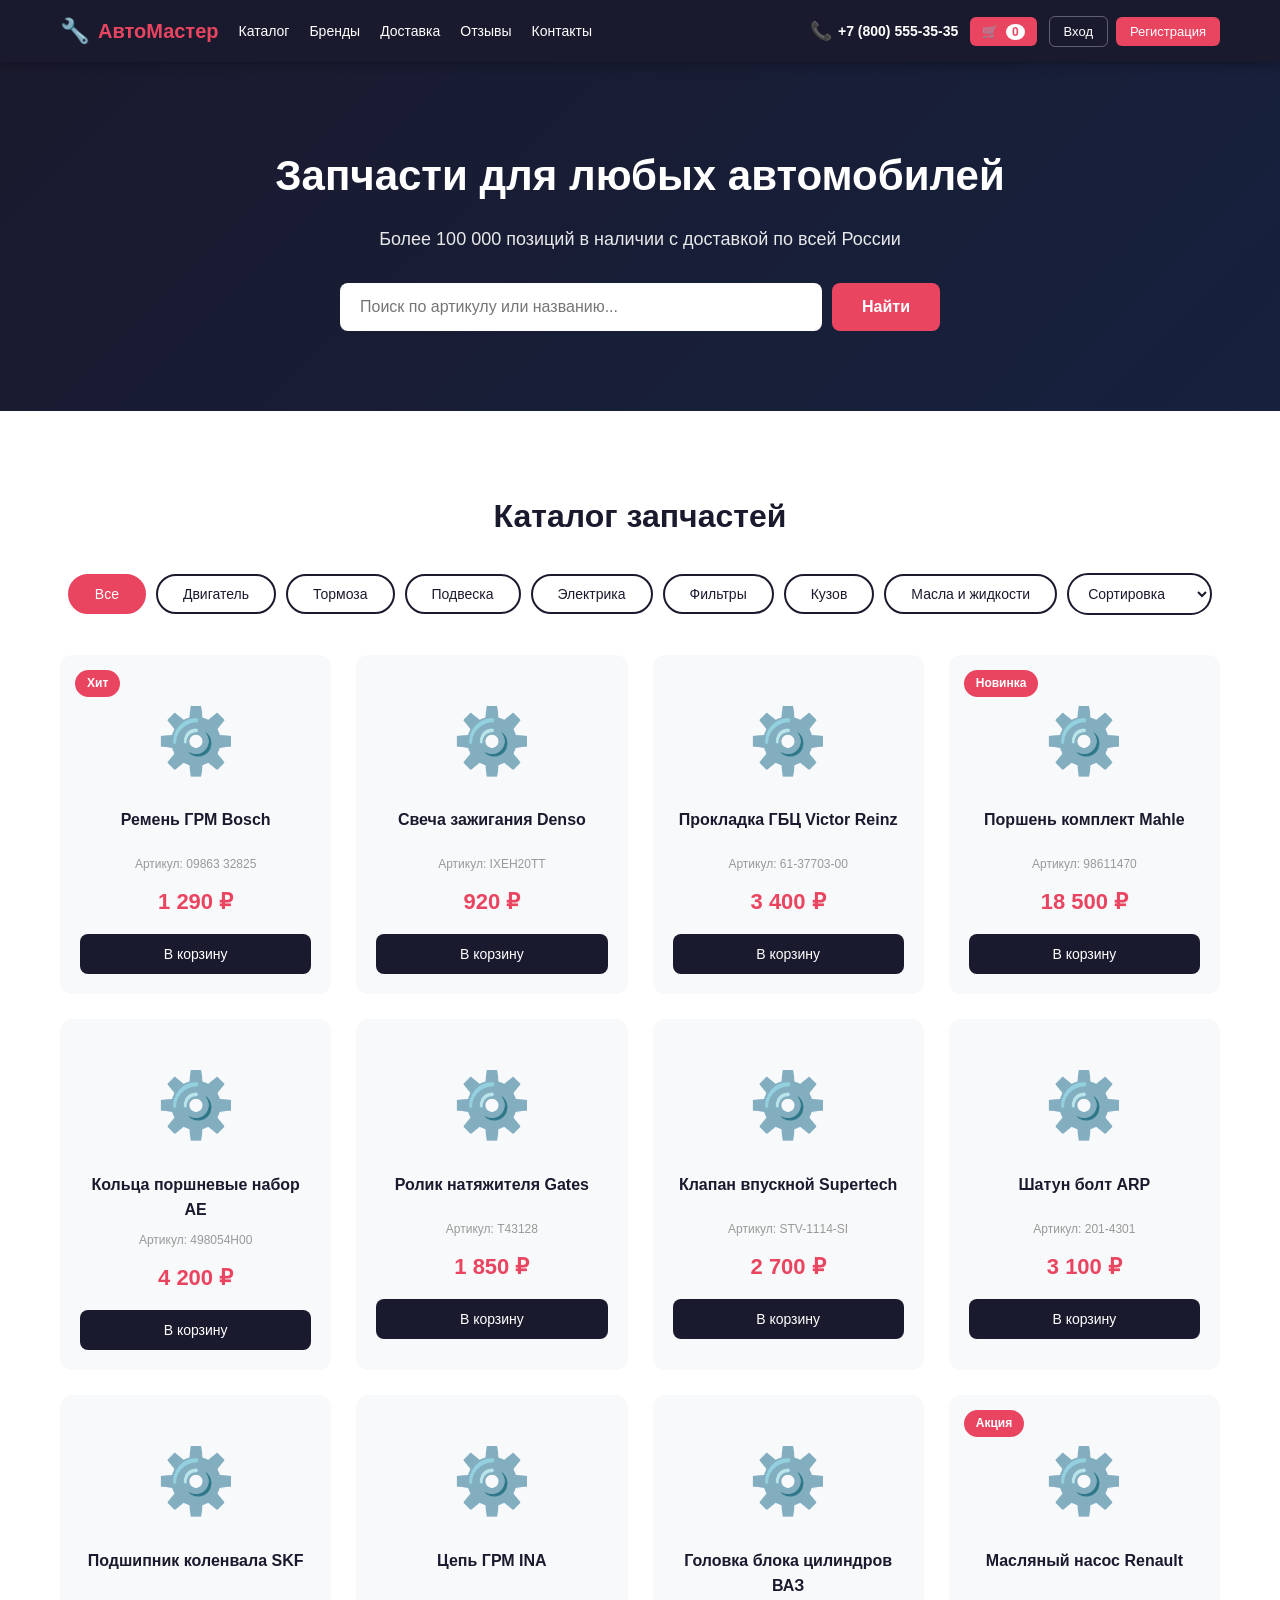
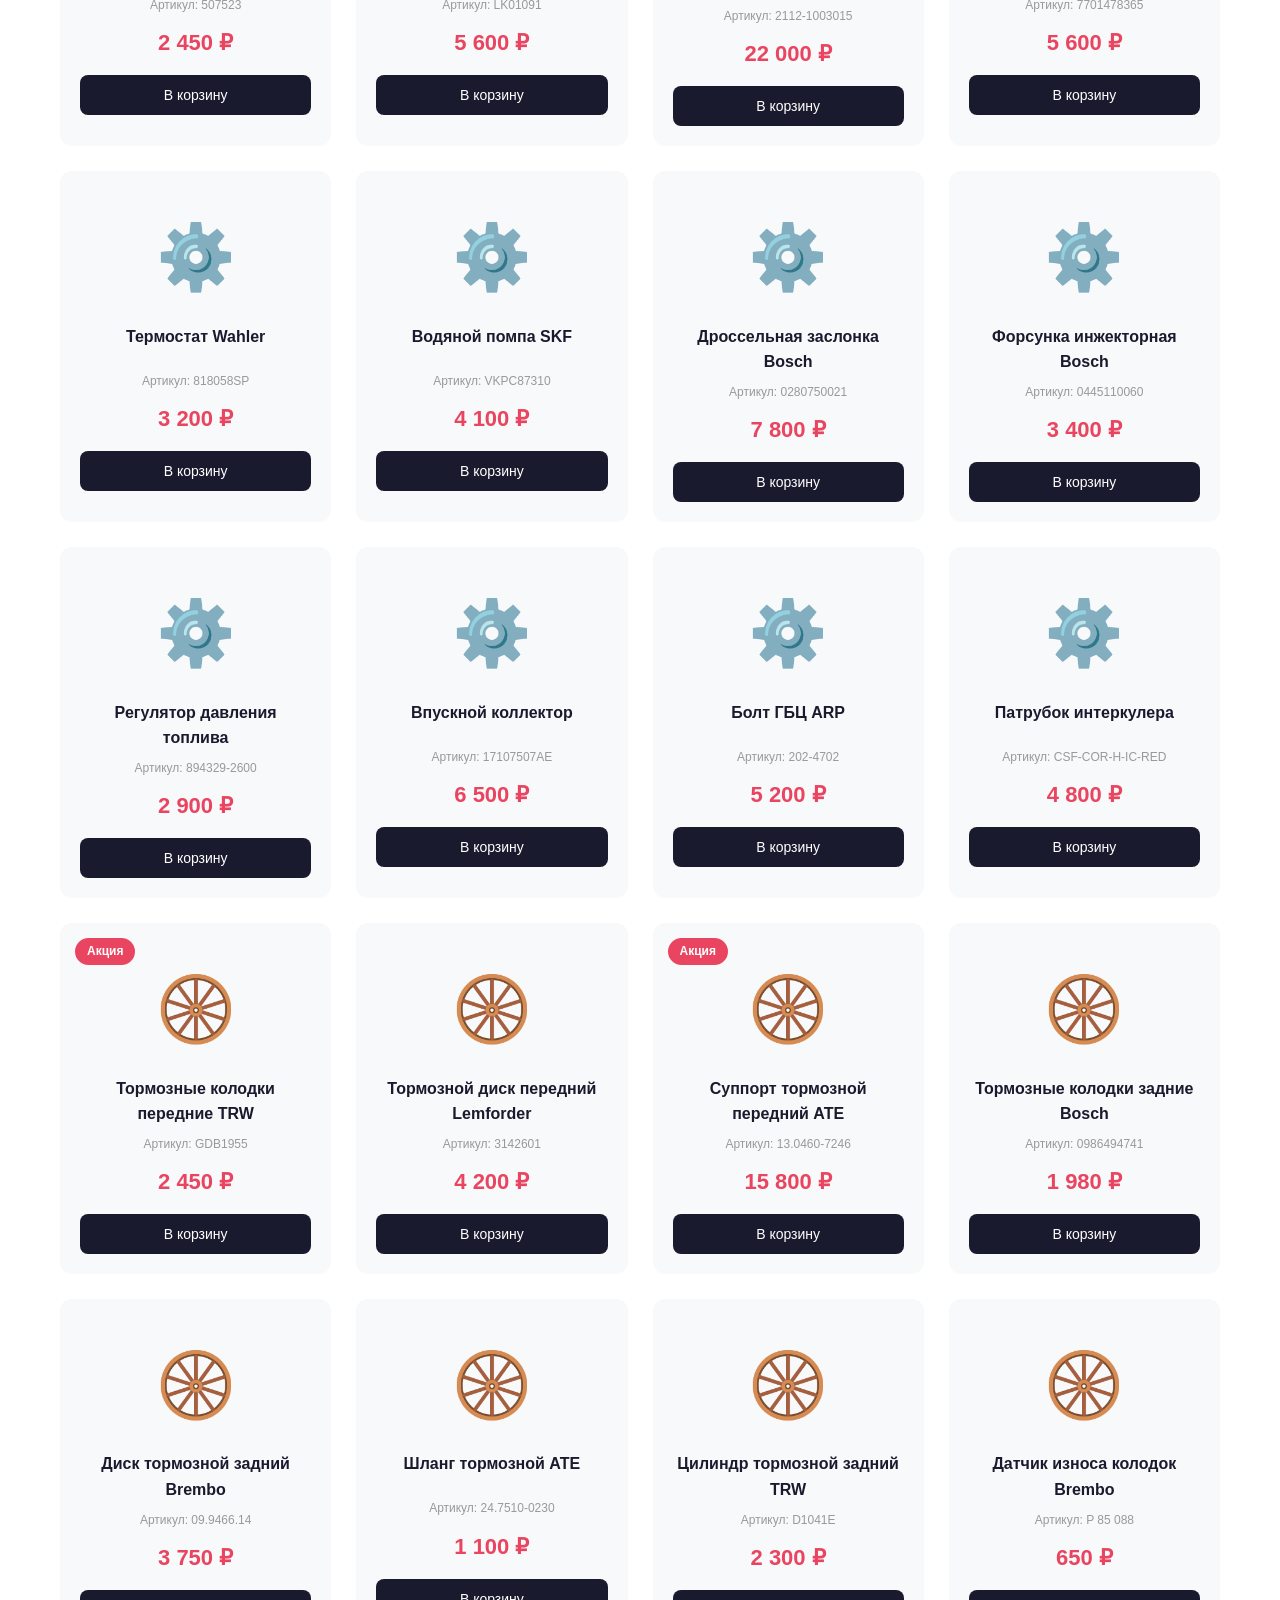
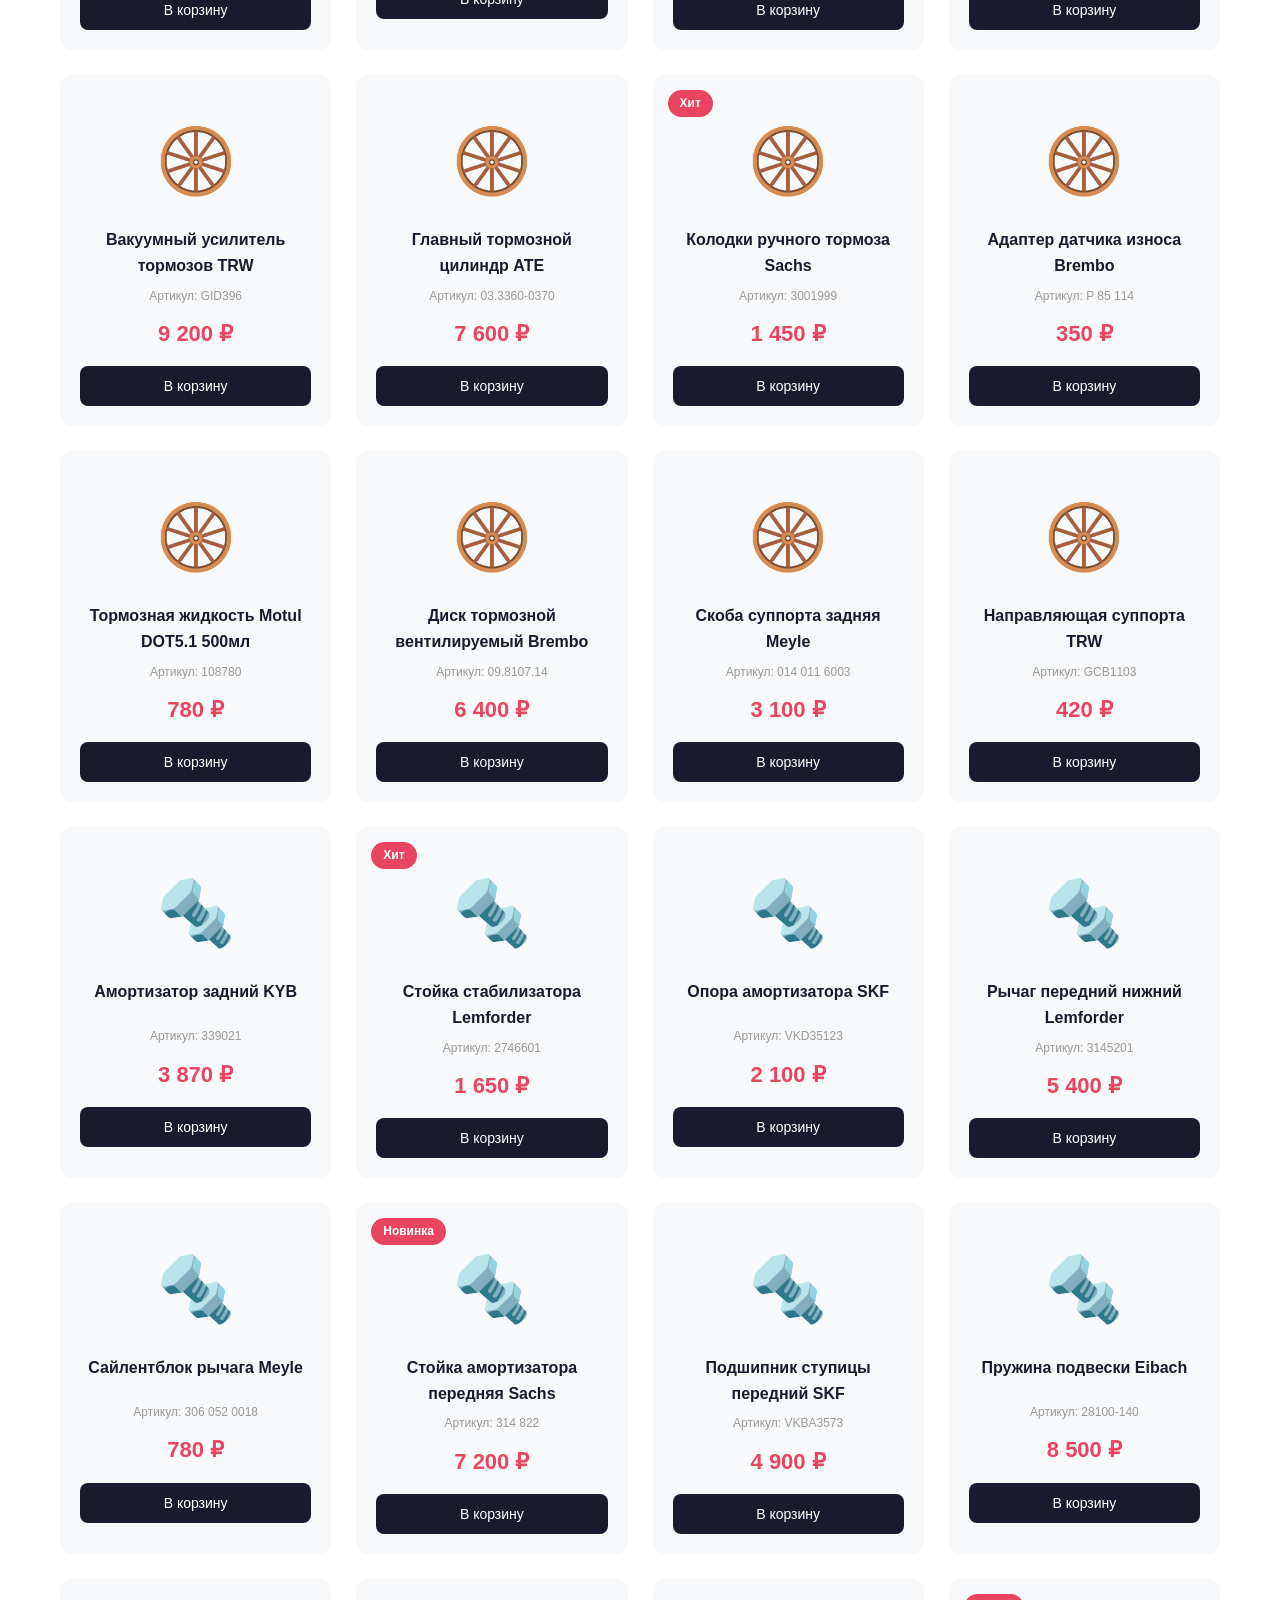
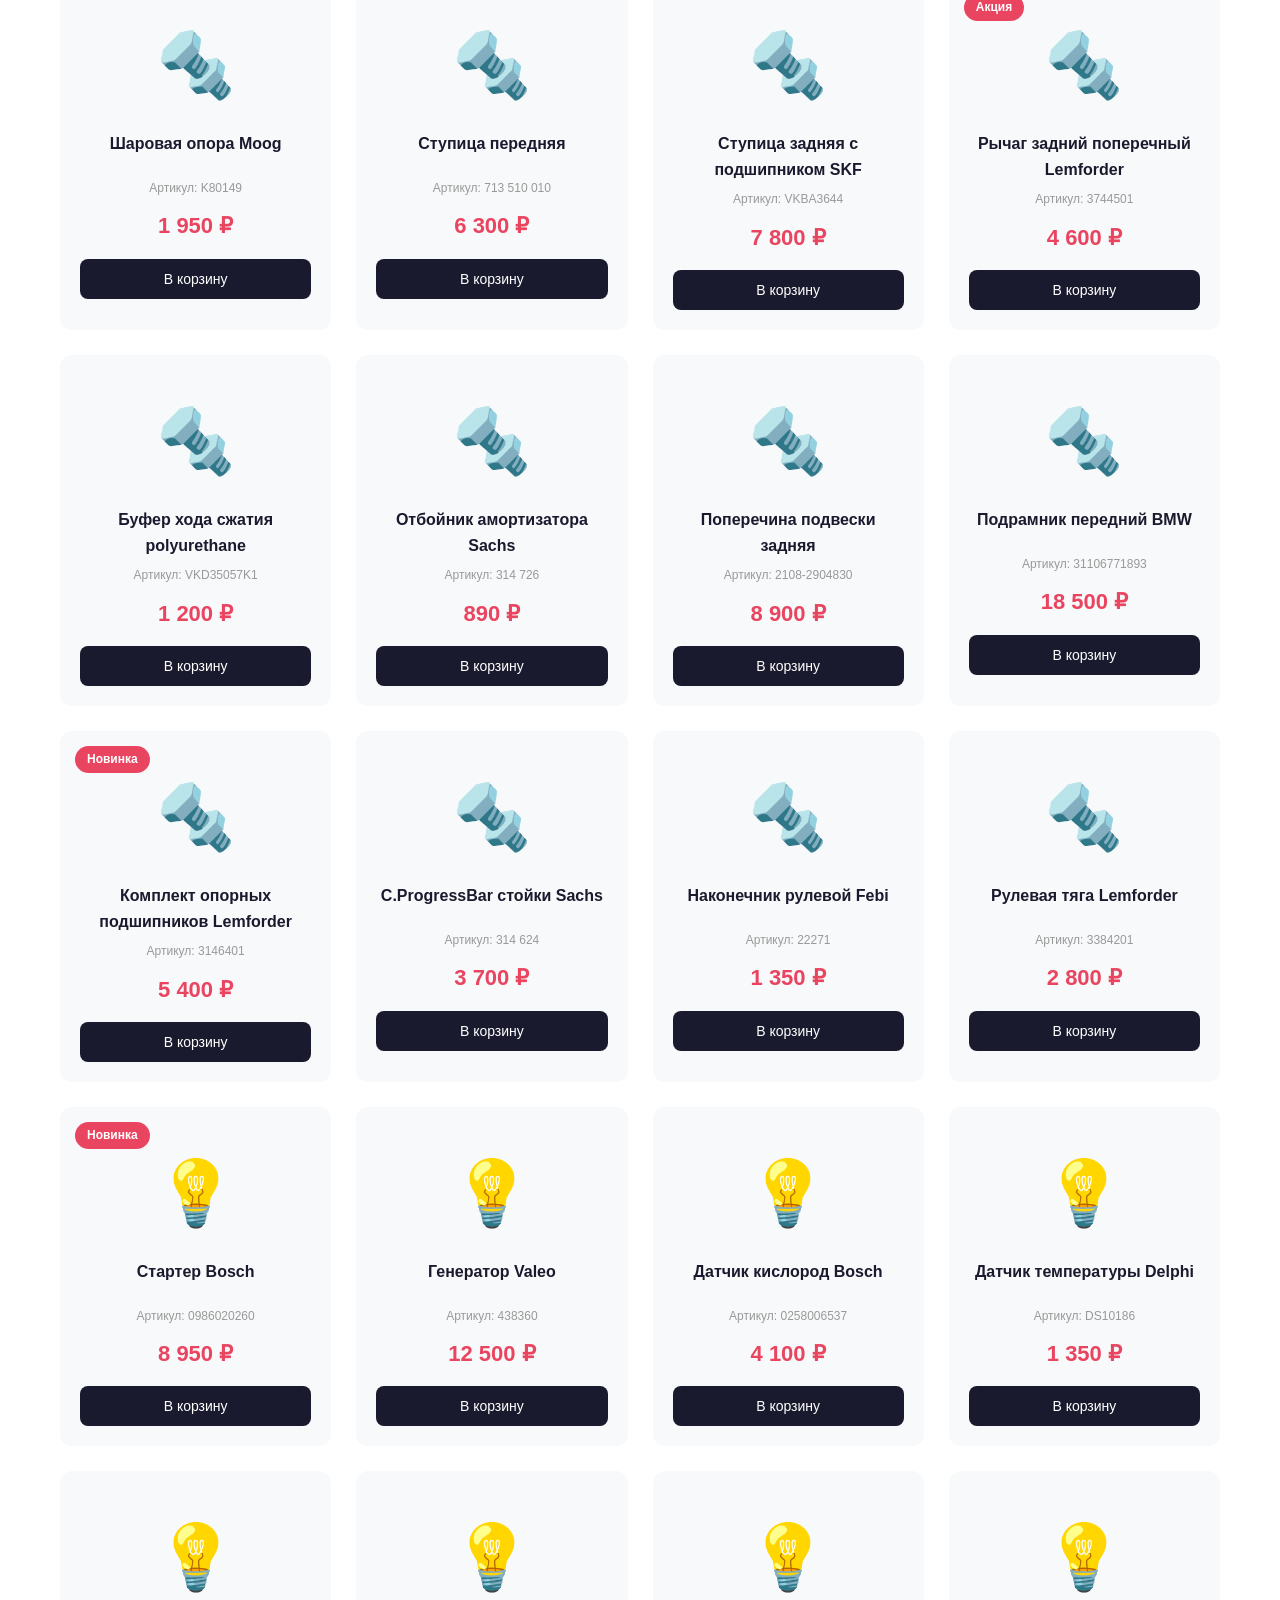
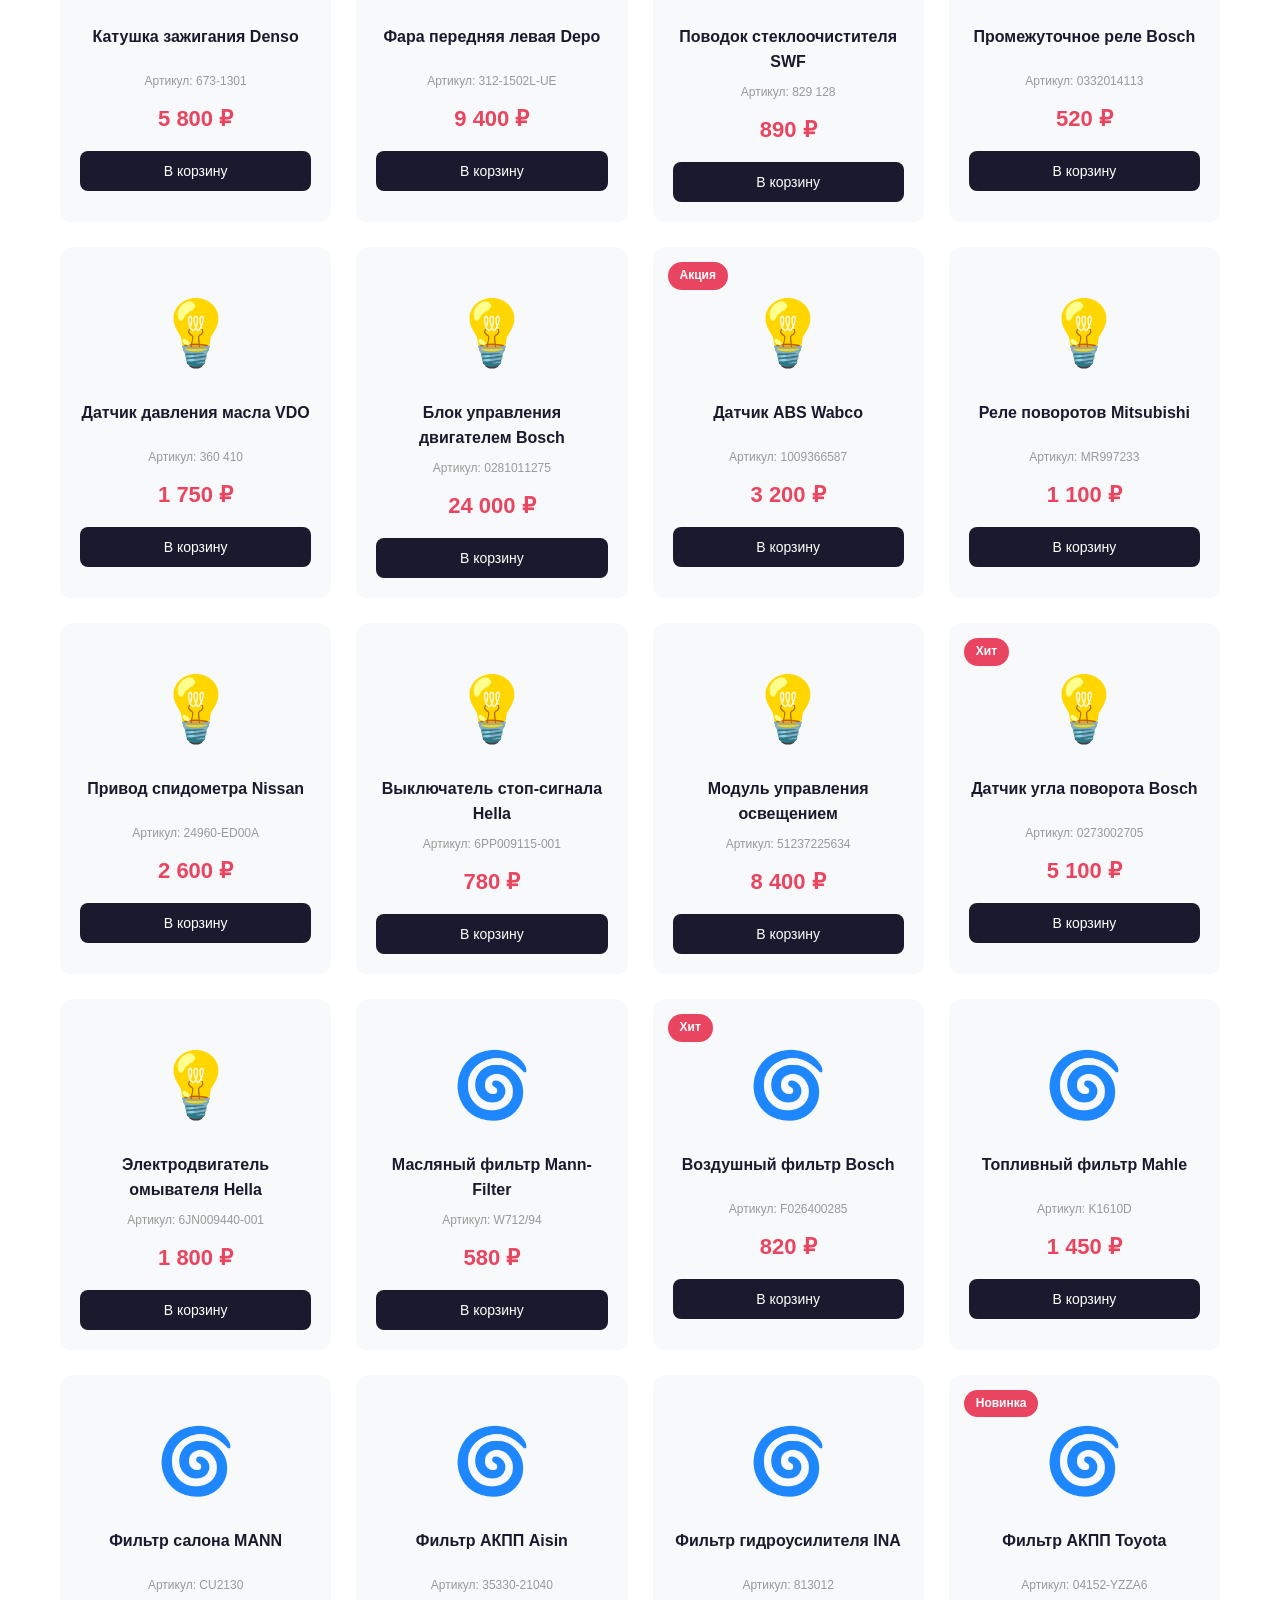
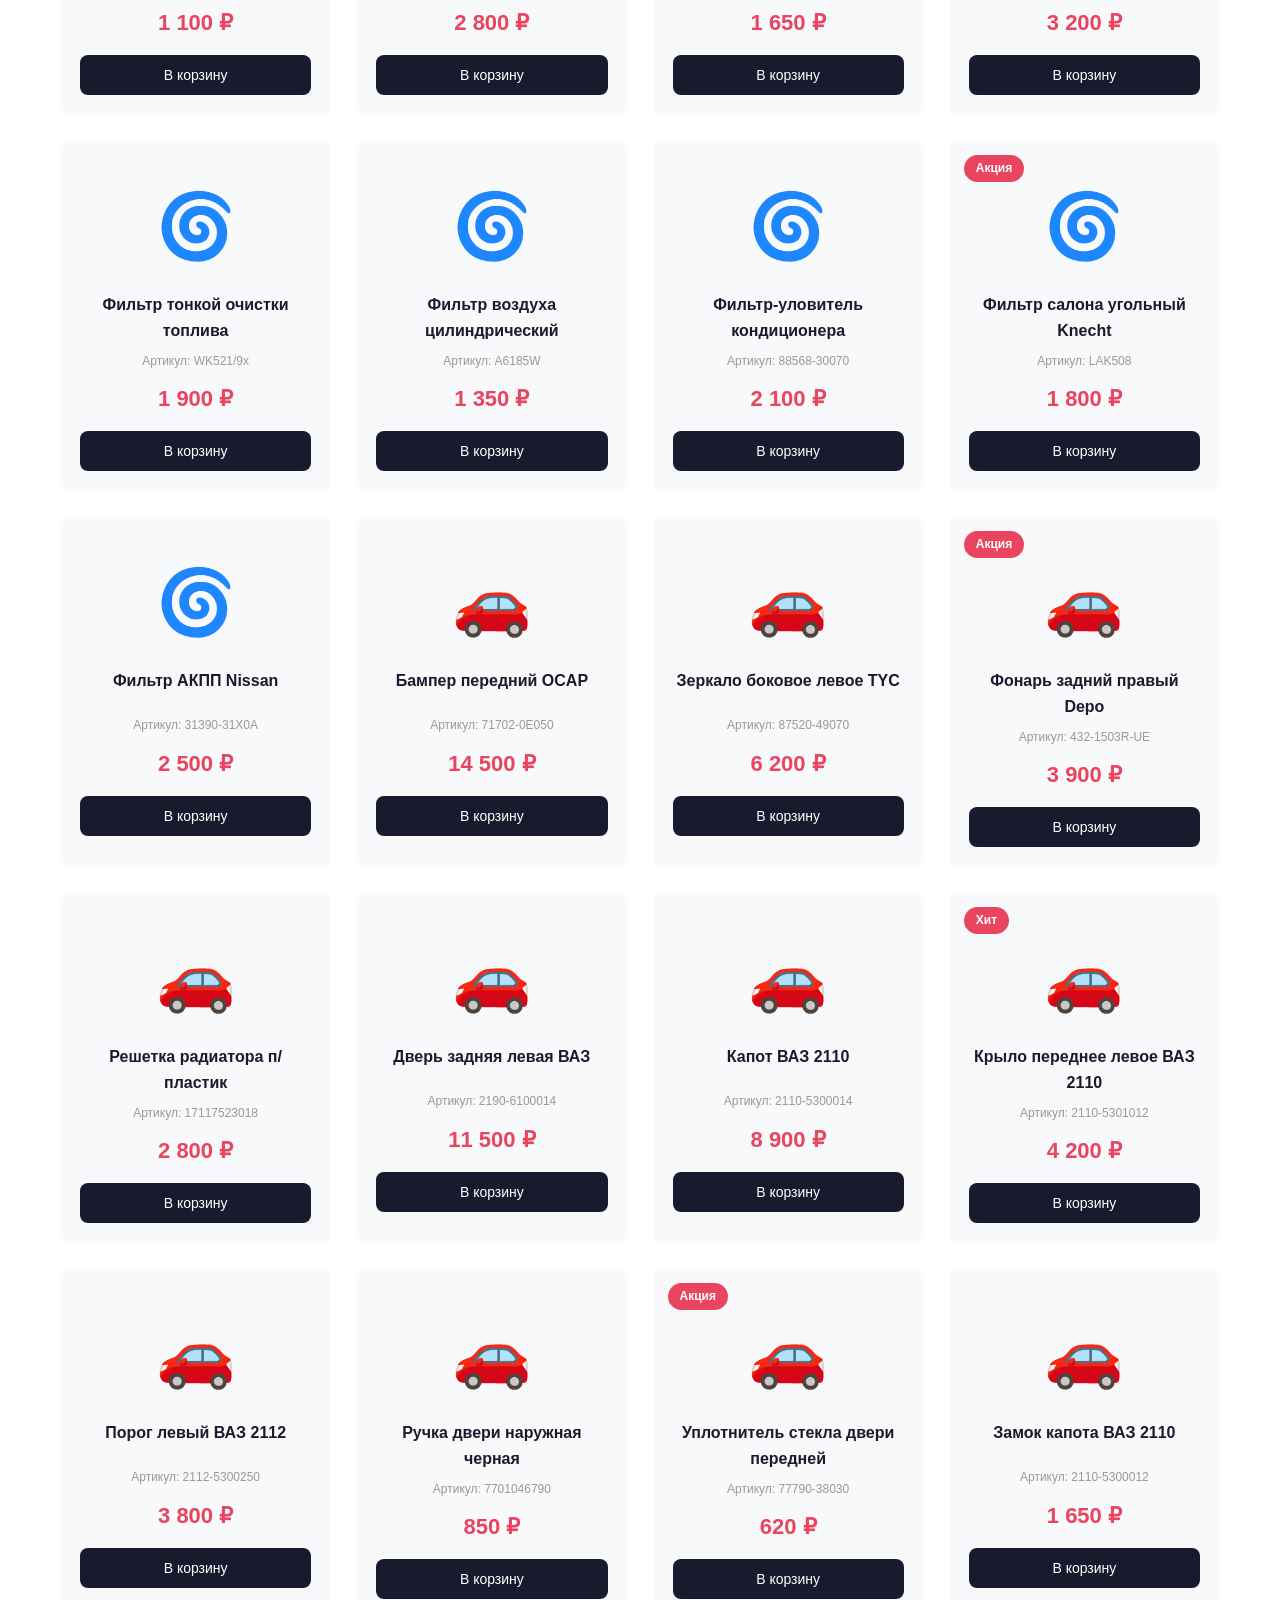
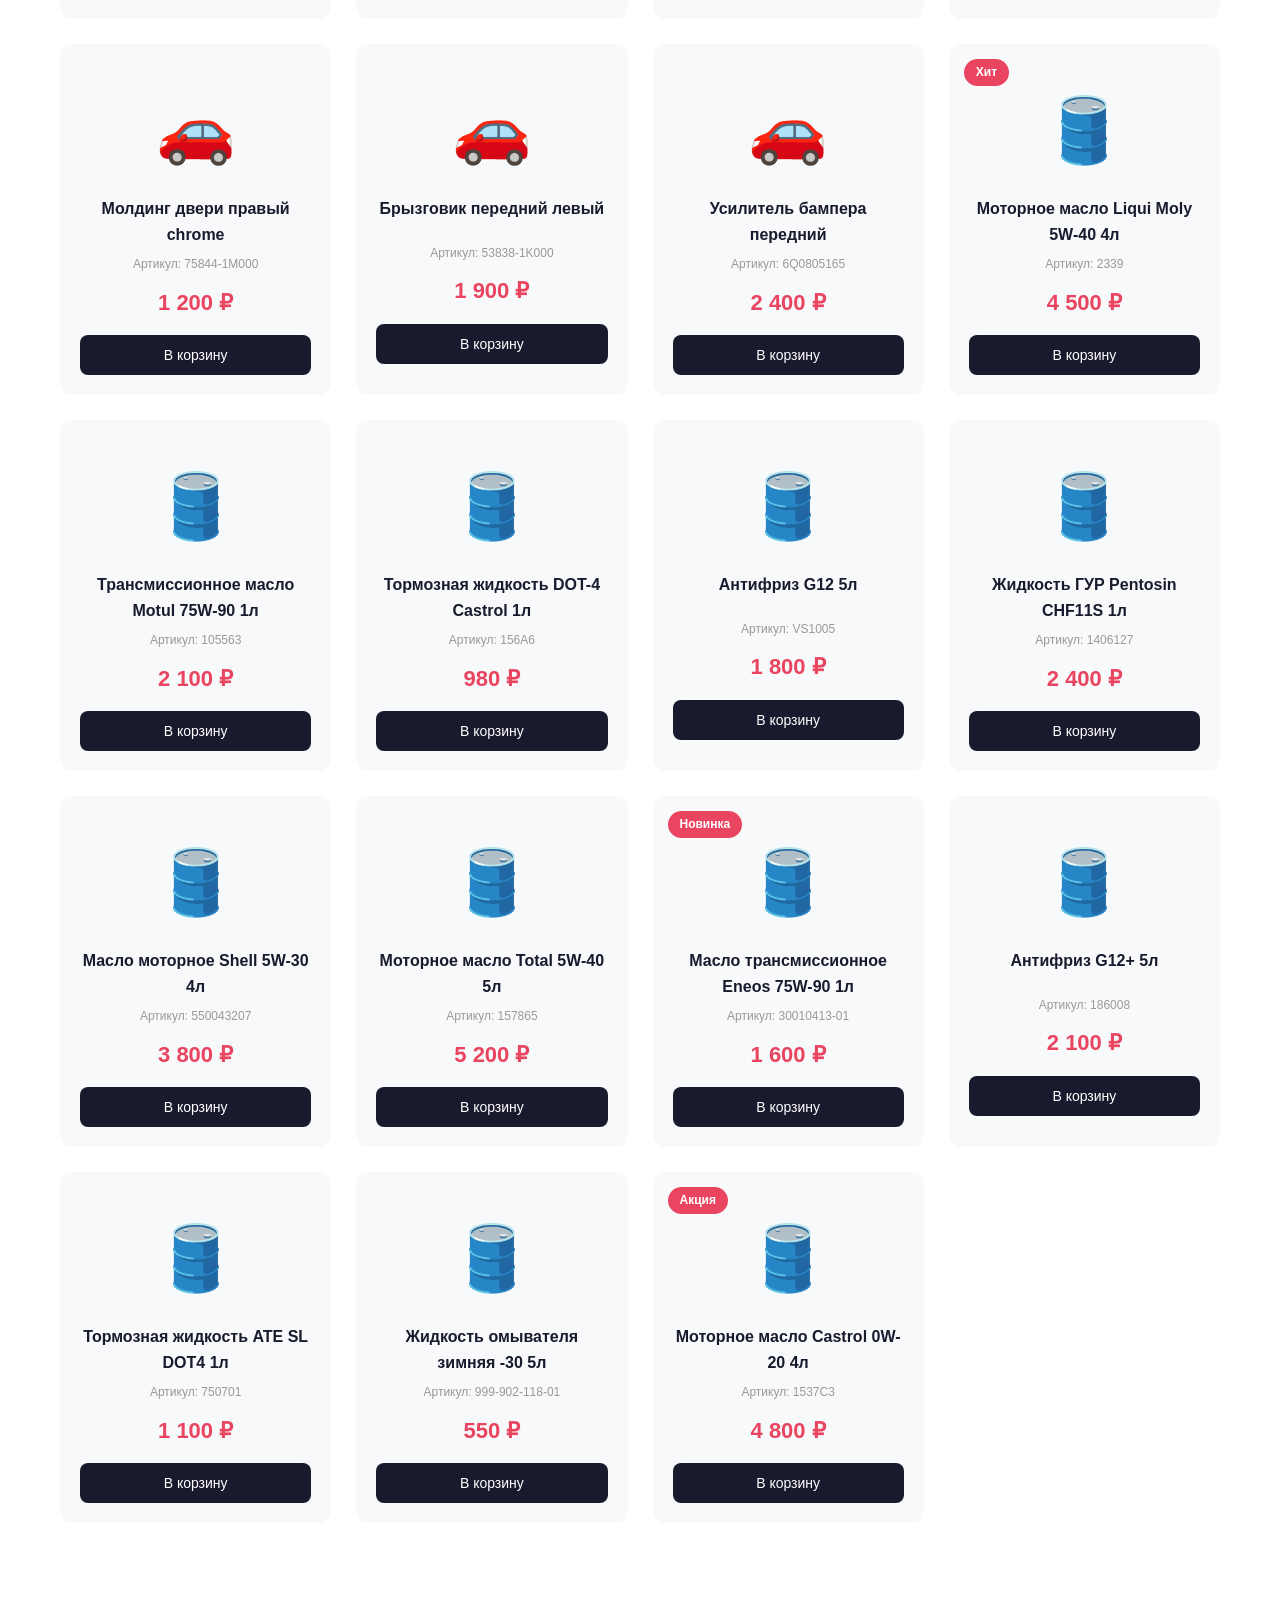
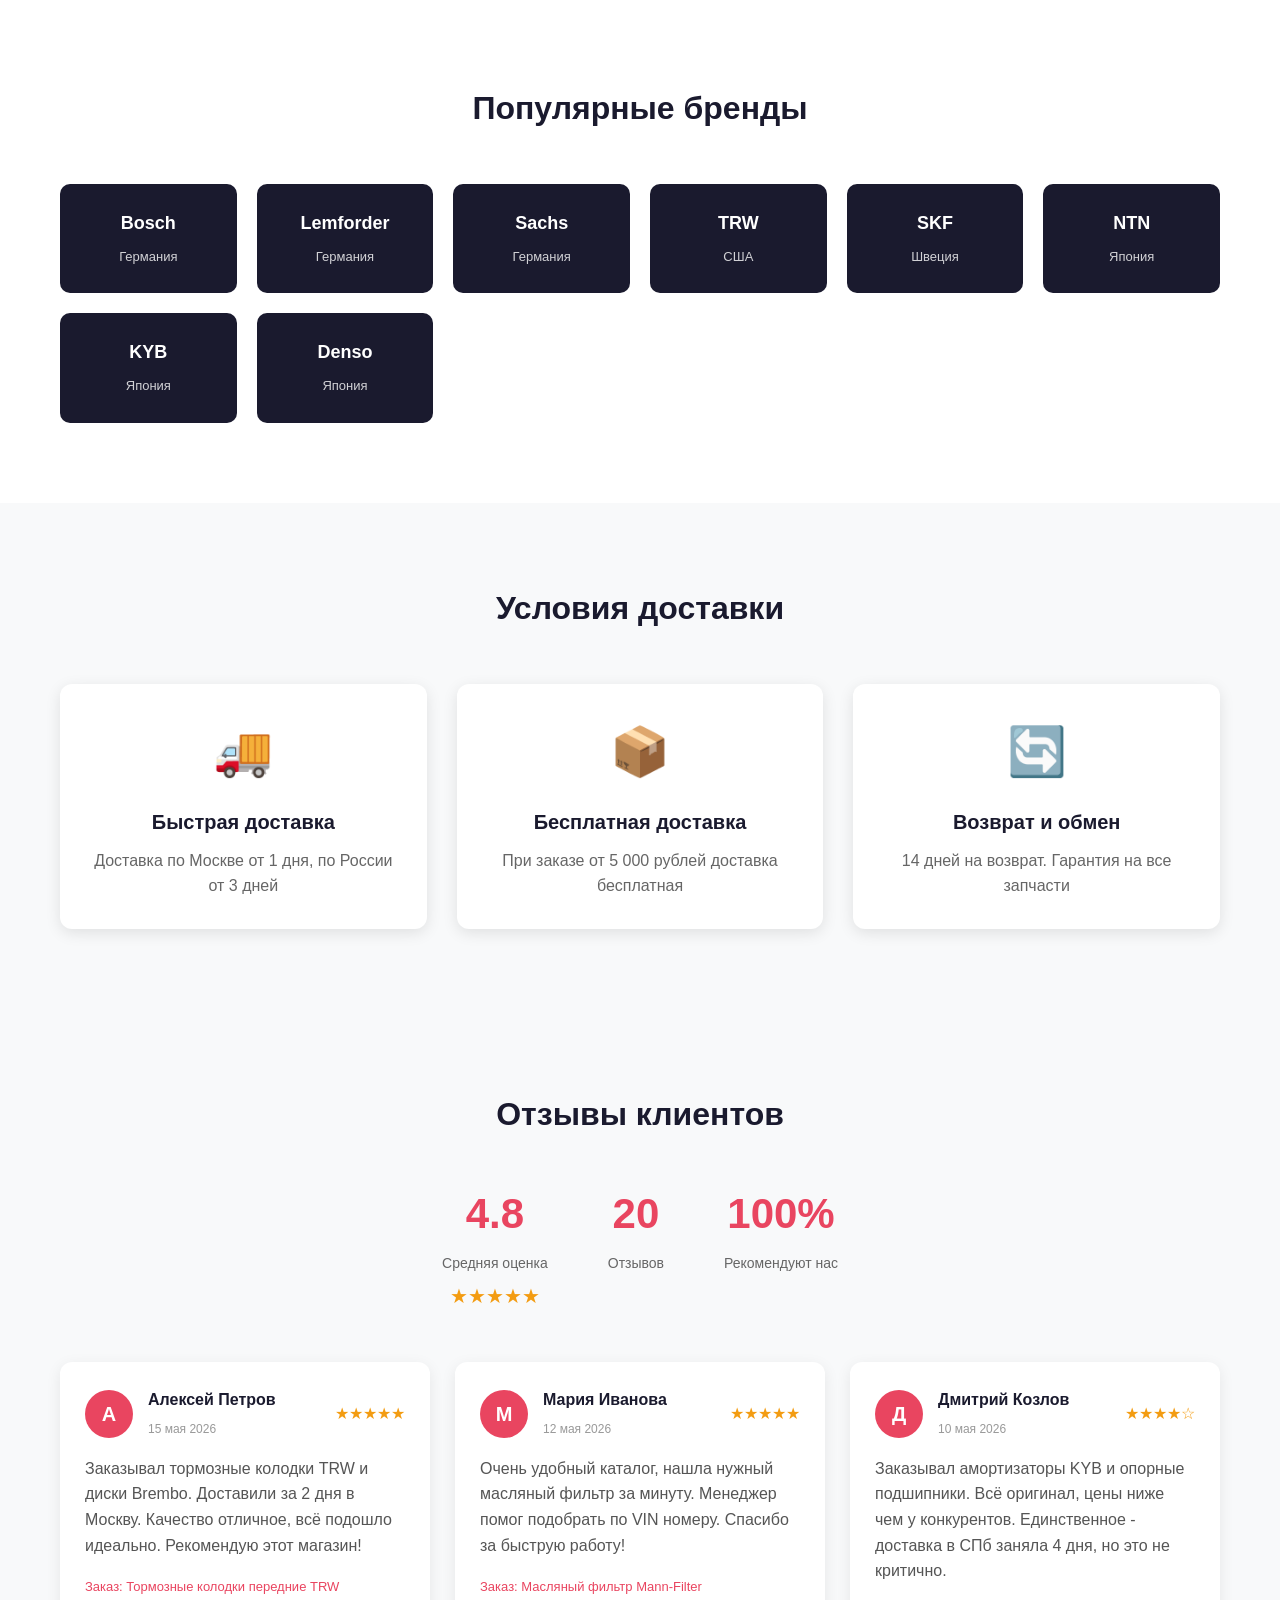
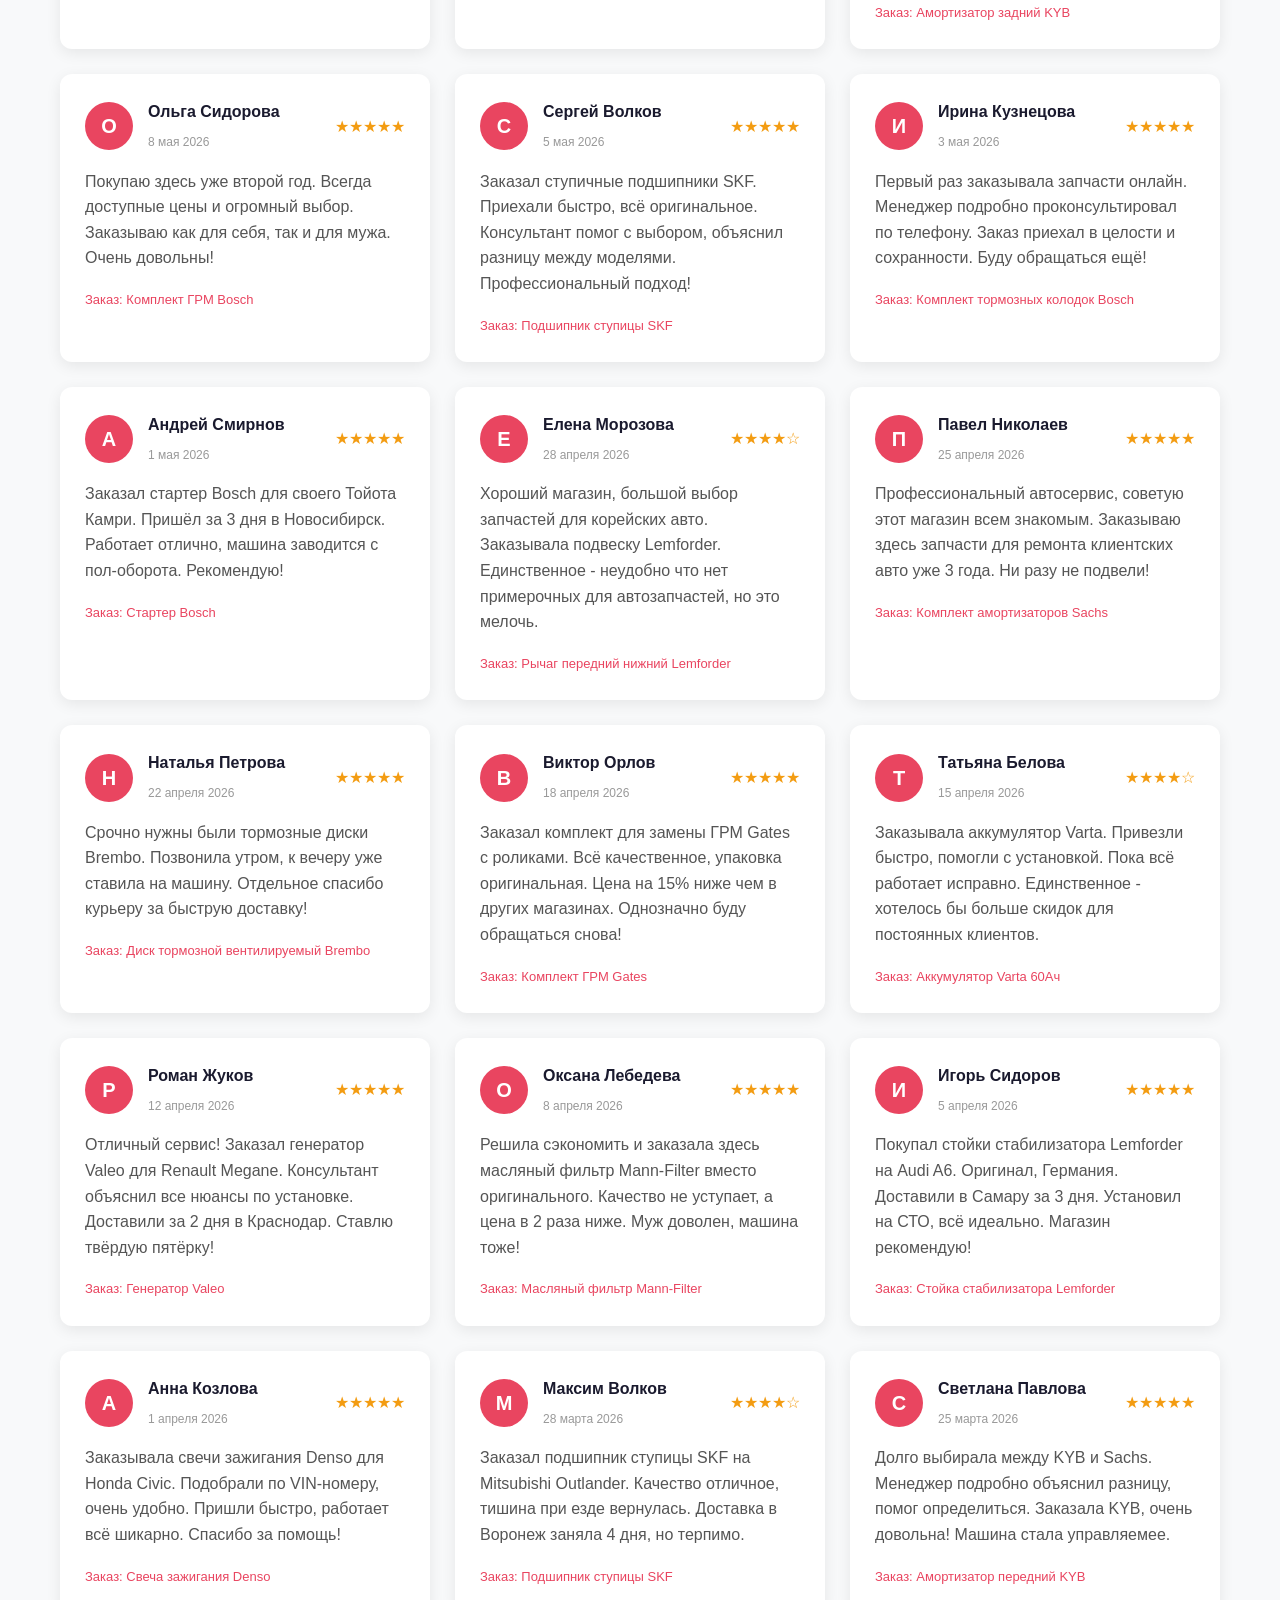
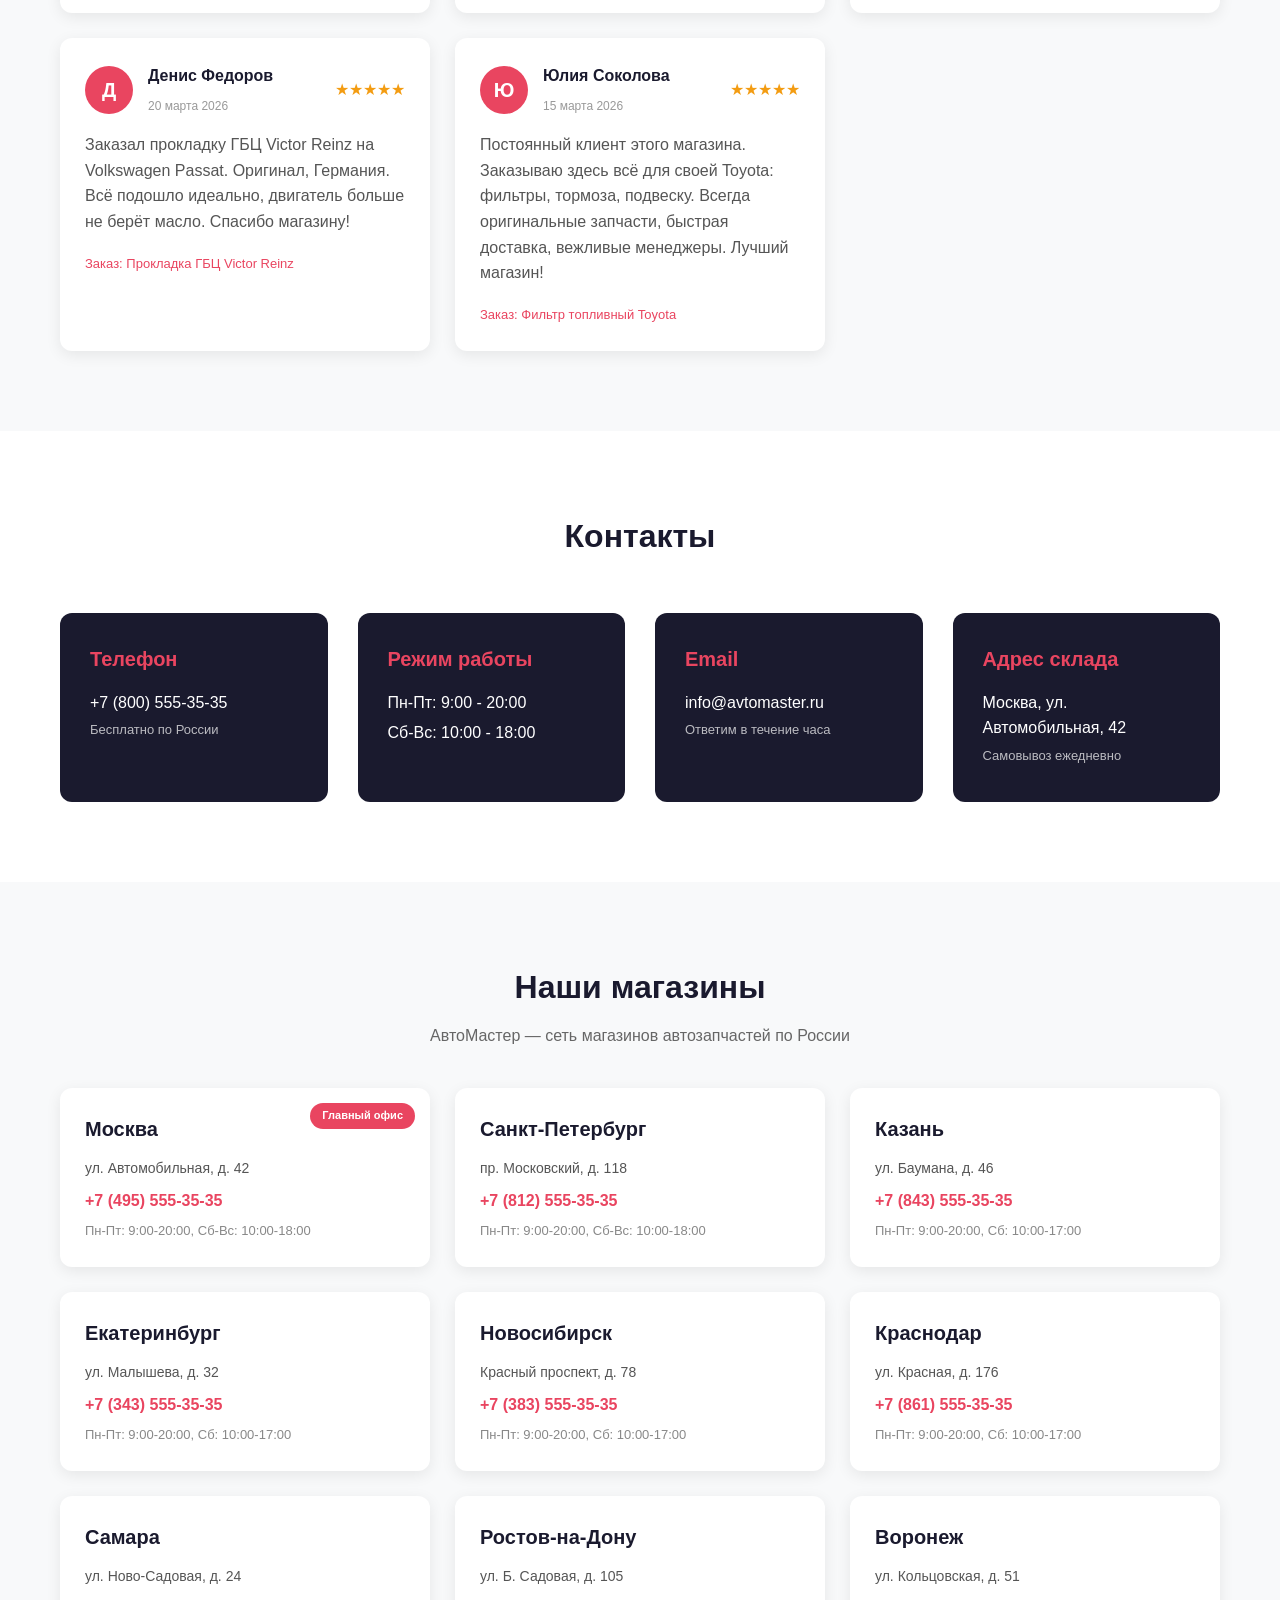
<file: index.html>
<!DOCTYPE html>
<html lang="ru">
<head>
    <meta charset="UTF-8">
    <meta name="viewport" content="width=device-width, initial-scale=1.0">
    <title>АвтоМастер - Запчасти для вашего автомобиля</title>
    <link rel="stylesheet" href="styles.css">
</head>
<body>
    <header class="header">
        <div class="container">
            <div class="logo">
                <span class="logo-icon">🔧</span>
                <span class="logo-text">АвтоМастер</span>
            </div>
            <nav class="nav">
                <a href="#catalog">Каталог</a>
                <a href="#brands">Бренды</a>
                <a href="#delivery">Доставка</a>
                <a href="#reviews">Отзывы</a>
                <a href="#contacts">Контакты</a>
            </nav>
            <div class="header-right">
                <div class="header-phone">
                    <span class="phone-icon">📞</span>
                    <span>+7 (800) 555-35-35</span>
                </div>
                <button class="btn-cart-header" onclick="openCart()">
                    🛒 <span class="cart-count" id="cartCount">0</span>
                </button>
                <div class="auth-buttons">
                    <button class="btn-login" onclick="openModal()">Вход</button>
                    <button class="btn-register" onclick="openRegisterModal()">Регистрация</button>
                    <div class="user-menu" id="userMenu" style="display:none;">
                        <button class="btn-admin-panel" id="btnAdminPanel" style="display:none;" onclick="openAdminPanel()">⚙️ Админ панель</button>
                        <button class="btn-orders" onclick="openOrdersModal()">📦 Мои заказы</button>
                        <span class="user-name" id="userName"></span>
                        <button class="btn-logout" onclick="logout()">Выход</button>
                    </div>
                </div>
            </div>
        </div>
    </header>

    <!-- Login Modal -->
    <div class="modal" id="loginModal">
        <div class="modal-content">
            <span class="modal-close" onclick="closeModal()">&times;</span>
            <h2>Вход в аккаунт</h2>
            <div class="form-error" id="loginError"></div>
            <form id="loginForm" onsubmit="login(event)">
                <input type="email" id="loginEmail" placeholder="Email" required>
                <input type="password" id="loginPassword" placeholder="Пароль" required minlength="6">
                <button type="submit" class="btn-submit">Войти</button>
            </form>
            <p class="form-switch">Нет аккаунта? <a href="#" onclick="switchToRegister(event)">Зарегистрироваться</a></p>

        </div>
    </div>

    <!-- Register Modal -->
    <div class="modal" id="registerModal">
        <div class="modal-content">
            <span class="modal-close" onclick="closeRegisterModal()">&times;</span>
            <h2>Регистрация</h2>
            <div class="form-error" id="registerError"></div>
            <form id="registerForm" onsubmit="register(event)">
                <input type="text" id="regName" placeholder="Имя" required minlength="2">
                <input type="tel" id="regPhone" placeholder="+7 (___) ___-__-__" required maxlength="18" oninput="phoneMask(this)">
                <input type="email" id="regEmail" placeholder="Email" required>
                <input type="password" id="regPassword" placeholder="Пароль" required minlength="6">
                <input type="password" id="regPasswordConfirm" placeholder="Повторите пароль" required minlength="6">
                <button type="submit" class="btn-submit">Зарегистрироваться</button>
            </form>
            <p class="form-switch">Уже есть аккаунт? <a href="#" onclick="switchToLogin(event)">Войти</a></p>
        </div>
    </div>

    <!-- Cart Modal -->
    <div class="modal" id="cartModal">
        <div class="modal-content modal-cart">
            <span class="modal-close" onclick="closeCart()">&times;</span>
            <h2>🛒 Корзина</h2>
            <div id="cartContent">
                <div class="cart-auth" id="cartAuth">
                    <div class="cart-auth-icon">🔒</div>
                    <h3>Войдите в аккаунт</h3>
                    <p>Чтобы добавлять товары в корзину и оформлять заказы</p>
                    <div class="cart-auth-btns">
                        <button class="btn-submit" onclick="closeCart(); openModal();">Вход</button>
                        <button class="btn-submit btn-register-modal" onclick="closeCart(); openRegisterModal();">Регистрация</button>
                    </div>
                </div>
                <div class="cart-auth" id="cartEmpty" style="display:none;">
                    <div class="cart-auth-icon">🛒</div>
                    <h3>Корзина пуста</h3>
                    <p>Добавьте товары из каталога</p>
                </div>
                <div id="cartItemsList" style="display:none;">
                    <div class="cart-items" id="cartItems"></div>
                    <div class="cart-footer" id="cartFooter">
                        <div class="cart-delivery">
                            <label for="deliveryAddress">Куда доставить:</label>
                            <input type="text" id="deliveryAddress" placeholder="Город, улица, дом, квартира">
                        </div>
                        <div class="cart-total">
                            <span>Итого:</span>
                            <span class="total-price" id="totalPrice">0 ₽</span>
                        </div>
                        <button class="btn-checkout" onclick="checkout()">Оформить заказ</button>
                    </div>
                </div>
            </div>
        </div>
    </div>

    <!-- Checkout Success Modal -->
    <div class="modal" id="successModal">
        <div class="modal-content modal-success">
            <div class="success-icon">✅</div>
            <h2>Заказ оформлен!</h2>
            <p class="success-text">Спасибо за покупку. Ваш заказ принят в обработку.</p>
            <div class="success-details" id="successDetails"></div>
            <p class="success-note">Мы свяжемся с вами в ближайшее время для подтверждения.</p>
            <button class="btn-submit" onclick="closeSuccess()">Отлично</button>
        </div>
    </div>

    <div class="modal" id="confirmModal">
        <div class="modal-content modal-confirm">
            <div class="confirm-icon">⚠️</div>
            <h2 id="confirmTitle">Подтверждение</h2>
            <p id="confirmText"></p>
            <div class="confirm-btns">
                <button class="btn-confirm-ok" id="confirmOkBtn">Удалить</button>
                <button class="btn-confirm-cancel" onclick="closeConfirmModal()">Отмена</button>
            </div>
        </div>
    </div>

    <div class="modal" id="ordersModal">
        <div class="modal-content modal-orders">
            <span class="modal-close" onclick="closeOrdersModal()">&times;</span>
            <h2>📦 Мои заказы</h2>
            <div id="ordersList" class="orders-list"></div>
        </div>
    </div>

    <div class="modal" id="adminPanelModal">
        <div class="modal-content modal-admin-panel">
            <span class="modal-close" onclick="closeAdminPanel()">&times;</span>
            <h2>⚙️ Админ панель</h2>
            <div class="admin-panel-stats">
                <div class="admin-stat-card" onclick="closeAdminPanel(); document.getElementById('catalog').scrollIntoView({behavior:'smooth'});">
                    <div class="admin-stat-icon">📦</div>
                    <div class="admin-stat-info">
                        <span class="admin-stat-num" id="adminStatProducts">0</span>
                        <span class="admin-stat-label">Товаров</span>
                    </div>
                </div>
                <div class="admin-stat-card" onclick="closeAdminPanel(); document.getElementById('reviews').scrollIntoView({behavior:'smooth'});">
                    <div class="admin-stat-icon">💬</div>
                    <div class="admin-stat-info">
                        <span class="admin-stat-num" id="adminStatReviews">0</span>
                        <span class="admin-stat-label">Отзывов</span>
                    </div>
                </div>
                <div class="admin-stat-card" onclick="openAdminOrders()">
                    <div class="admin-stat-icon">🛒</div>
                    <div class="admin-stat-info">
                        <span class="admin-stat-num" id="adminStatOrders">0</span>
                        <span class="admin-stat-label">Заказов</span>
                    </div>
                </div>
            </div>
            <div class="admin-panel-actions">
                <h3>Быстрые действия</h3>
                <button class="admin-action-btn" onclick="closeAdminPanel(); document.getElementById('catalog').scrollIntoView({behavior:'smooth'});">➕ Добавить товар</button>
                <button class="admin-action-btn" onclick="closeAdminPanel(); document.getElementById('reviews').scrollIntoView({behavior:'smooth'});">💬 Управление отзывами</button>
                <button class="admin-action-btn" onclick="openAdminOrders()">📋 Просмотр заказов</button>
                <button class="admin-action-btn" onclick="closeAdminPanel(); document.getElementById('brands').scrollIntoView({behavior:'smooth'});">🏷️ Бренды</button>
            </div>
        </div>
    </div>

    <div class="modal" id="adminOrdersModal">
        <div class="modal-content modal-admin-orders">
            <span class="modal-close" onclick="closeAdminOrders()">&times;</span>
            <h2>📋 Все заказы</h2>
            <div id="adminOrdersList" class="admin-orders-list"></div>
        </div>
    </div>

    <section class="hero">
        <div class="container">
            <h1>Запчасти для любых автомобилей</h1>
            <p>Более 100 000 позиций в наличии с доставкой по всей России</p>
            <div class="hero-search">
                <input type="text" placeholder="Поиск по артикулу или названию..." id="searchInput" onkeypress="if(event.key==='Enter')searchProducts()">
                <button onclick="searchProducts()">Найти</button>
            </div>
        </div>
    </section>

    <section class="products" id="catalog">
        <div class="container">
            <h2>Каталог запчастей</h2>
            <div class="filter-bar">
                <button class="filter-btn active" onclick="filterProducts('all', this)">Все</button>
                <button class="filter-btn" onclick="filterProducts('engine', this)">Двигатель</button>
                <button class="filter-btn" onclick="filterProducts('brakes', this)">Тормоза</button>
                <button class="filter-btn" onclick="filterProducts('suspension', this)">Подвеска</button>
                <button class="filter-btn" onclick="filterProducts('electric', this)">Электрика</button>
                <button class="filter-btn" onclick="filterProducts('filters', this)">Фильтры</button>
                <button class="filter-btn" onclick="filterProducts('body', this)">Кузов</button>
                <button class="filter-btn" onclick="filterProducts('oil', this)">Масла и жидкости</button>
                <select id="sortSelect" onchange="sortProducts()">
                    <option value="default">Сортировка</option>
                    <option value="price-asc">Цена ↑</option>
                    <option value="price-desc">Цена ↓</option>
                    <option value="name-asc">Название А-Я</option>
                    <option value="name-desc">Название Я-А</option>
                </select>
            </div>
            <div class="admin-product-form" id="adminProductForm" style="display:none;">
                <h3 id="productFormTitle">Добавить товар</h3>
                <input type="hidden" id="editProductIndex" value="-1">
                <input type="text" id="productName" placeholder="Название товара">
                <input type="text" id="productSku" placeholder="Артикул">
                <input type="number" id="productPrice" placeholder="Цена (₽)" min="0">
                <select id="productCategory">
                    <option value="engine">Двигатель</option>
                    <option value="brakes">Тормоза</option>
                    <option value="suspension">Подвеска</option>
                    <option value="electric">Электрика</option>
                    <option value="filters">Фильтры</option>
                    <option value="body">Кузов</option>
                    <option value="oil">Масла и жидкости</option>
                </select>
                <input type="text" id="productBadge" placeholder="Бейдж (Хит / Новинка / Акция) — необязательно">
                <input type="text" id="productEmoji" placeholder="Эмодзи товара (⚙️ / 🛞 / и т.д.)" maxlength="2">
                <div class="form-btns">
                    <button class="btn-submit" onclick="saveProduct()">Сохранить</button>
                    <button class="btn-cancel" onclick="cancelProductEdit()">Отмена</button>
                </div>
            </div>
            <div class="products-grid" id="productsGrid">
            </div>
        </div>
    </section>

    <section class="brands" id="brands">
        <div class="container">
            <h2>Популярные бренды</h2>
            <div class="brands-grid">
                <div class="brand-card" onclick="filterByBrand('Bosch')">
                    <span class="brand-name">Bosch</span>
                    <span class="brand-country">Германия</span>
                </div>
                <div class="brand-card" onclick="filterByBrand('Lemforder')">
                    <span class="brand-name">Lemforder</span>
                    <span class="brand-country">Германия</span>
                </div>
                <div class="brand-card" onclick="filterByBrand('Sachs')">
                    <span class="brand-name">Sachs</span>
                    <span class="brand-country">Германия</span>
                </div>
                <div class="brand-card" onclick="filterByBrand('TRW')">
                    <span class="brand-name">TRW</span>
                    <span class="brand-country">США</span>
                </div>
                <div class="brand-card" onclick="filterByBrand('SKF')">
                    <span class="brand-name">SKF</span>
                    <span class="brand-country">Швеция</span>
                </div>
                <div class="brand-card" onclick="filterByBrand('NTN')">
                    <span class="brand-name">NTN</span>
                    <span class="brand-country">Япония</span>
                </div>
                <div class="brand-card" onclick="filterByBrand('KYB')">
                    <span class="brand-name">KYB</span>
                    <span class="brand-country">Япония</span>
                </div>
                <div class="brand-card" onclick="filterByBrand('Denso')">
                    <span class="brand-name">Denso</span>
                    <span class="brand-country">Япония</span>
                </div>
            </div>
        </div>
    </section>

    <section class="delivery" id="delivery">
        <div class="container">
            <h2>Условия доставки</h2>
            <div class="delivery-grid">
                <div class="delivery-card">
                    <div class="delivery-icon">🚚</div>
                    <h3>Быстрая доставка</h3>
                    <p>Доставка по Москве от 1 дня, по России от 3 дней</p>
                </div>
                <div class="delivery-card">
                    <div class="delivery-icon">📦</div>
                    <h3>Бесплатная доставка</h3>
                    <p>При заказе от 5 000 рублей доставка бесплатная</p>
                </div>
                <div class="delivery-card">
                    <div class="delivery-icon">🔄</div>
                    <h3>Возврат и обмен</h3>
                    <p>14 дней на возврат. Гарантия на все запчасти</p>
                </div>
            </div>
        </div>
    </section>

    <section class="reviews" id="reviews">
        <div class="container">
            <h2>Отзывы клиентов</h2>
            <div class="reviews-stats">
                <div class="stat-item">
                    <span class="stat-number" id="statRating">0.0</span>
                    <span class="stat-label">Средняя оценка</span>
                    <div class="stars" id="statStars">☆☆☆☆☆</div>
                </div>
                <div class="stat-item">
                    <span class="stat-number" id="statCount">0</span>
                    <span class="stat-label">Отзывов</span>
                </div>
                <div class="stat-item">
                    <span class="stat-number" id="statRecommend">0%</span>
                    <span class="stat-label">Рекомендуют нас</span>
                </div>
            </div>
            <div class="admin-review-form" id="adminReviewForm" style="display:none;">
                <h3>Добавить отзыв (Администратор)</h3>
                <input type="text" id="reviewName" placeholder="Имя клиента">
                <input type="text" id="reviewProduct" placeholder="Товар (Заказ: ...)">
                <select id="reviewStars">
                    <option value="5">5 ★★★★★</option>
                    <option value="4">4 ★★★★</option>
                    <option value="3">3 ★★★</option>
                    <option value="2">2 ★★</option>
                    <option value="1">1 ★</option>
                </select>
                <textarea id="reviewText" placeholder="Текст отзыва"></textarea>
                <button class="btn-submit" onclick="addReview()">Добавить отзыв</button>
            </div>
            <div class="user-review-form" id="userReviewForm" style="display:none;">
                <h3>Оставить отзыв</h3>
                <p class="review-form-hint">Поделитесь впечатлением о покупке</p>
                <input type="text" id="userReviewProduct" placeholder="Какой товар вы приобрели?">
                <select id="userReviewStars">
                    <option value="5">5 ★★★★★</option>
                    <option value="4">4 ★★★★</option>
                    <option value="3">3 ★★★</option>
                    <option value="2">2 ★★</option>
                    <option value="1">1 ★</option>
                </select>
                <textarea id="userReviewText" placeholder="Напишите ваш отзыв..."></textarea>
                <button class="btn-submit" onclick="addUserReview()">Отправить отзыв</button>
            </div>
            <div class="reviews-grid" id="reviewsGrid"></div>
        </div>
    </section>

    <section class="contacts" id="contacts">
        <div class="container">
            <h2>Контакты</h2>
            <div class="contacts-grid">
                <div class="contact-item">
                    <h3>Телефон</h3>
                    <p>+7 (800) 555-35-35</p>
                    <p class="contact-note">Бесплатно по России</p>
                </div>
                <div class="contact-item">
                    <h3>Режим работы</h3>
                    <p>Пн-Пт: 9:00 - 20:00</p>
                    <p>Сб-Вс: 10:00 - 18:00</p>
                </div>
                <div class="contact-item">
                    <h3>Email</h3>
                    <p>info@avtomaster.ru</p>
                    <p class="contact-note">Ответим в течение часа</p>
                </div>
                <div class="contact-item">
                    <h3>Адрес склада</h3>
                    <p>Москва, ул. Автомобильная, 42</p>
                    <p class="contact-note">Самовывоз ежедневно</p>
                </div>
            </div>
        </div>
    </section>

    <section class="map-section" id="map-section">
        <div class="container">
            <h2>Наши магазины</h2>
            <p class="map-subtitle">АвтоМастер — сеть магазинов автозапчастей по России</p>
            <div class="cities-grid">
                <div class="city-card">
                    <div class="city-badge">Главный офис</div>
                    <h3>Москва</h3>
                    <p class="city-address">ул. Автомобильная, д. 42</p>
                    <p class="city-phone">+7 (495) 555-35-35</p>
                    <p class="city-hours">Пн-Пт: 9:00-20:00, Сб-Вс: 10:00-18:00</p>
                </div>
                <div class="city-card">
                    <h3>Санкт-Петербург</h3>
                    <p class="city-address">пр. Московский, д. 118</p>
                    <p class="city-phone">+7 (812) 555-35-35</p>
                    <p class="city-hours">Пн-Пт: 9:00-20:00, Сб-Вс: 10:00-18:00</p>
                </div>
                <div class="city-card">
                    <h3>Казань</h3>
                    <p class="city-address">ул. Баумана, д. 46</p>
                    <p class="city-phone">+7 (843) 555-35-35</p>
                    <p class="city-hours">Пн-Пт: 9:00-20:00, Сб: 10:00-17:00</p>
                </div>
                <div class="city-card">
                    <h3>Екатеринбург</h3>
                    <p class="city-address">ул. Малышева, д. 32</p>
                    <p class="city-phone">+7 (343) 555-35-35</p>
                    <p class="city-hours">Пн-Пт: 9:00-20:00, Сб: 10:00-17:00</p>
                </div>
                <div class="city-card">
                    <h3>Новосибирск</h3>
                    <p class="city-address">Красный проспект, д. 78</p>
                    <p class="city-phone">+7 (383) 555-35-35</p>
                    <p class="city-hours">Пн-Пт: 9:00-20:00, Сб: 10:00-17:00</p>
                </div>
                <div class="city-card">
                    <h3>Краснодар</h3>
                    <p class="city-address">ул. Красная, д. 176</p>
                    <p class="city-phone">+7 (861) 555-35-35</p>
                    <p class="city-hours">Пн-Пт: 9:00-20:00, Сб: 10:00-17:00</p>
                </div>
                <div class="city-card">
                    <h3>Самара</h3>
                    <p class="city-address">ул. Ново-Садовая, д. 24</p>
                    <p class="city-phone">+7 (846) 555-35-35</p>
                    <p class="city-hours">Пн-Пт: 9:00-20:00, Сб: 10:00-17:00</p>
                </div>
                <div class="city-card">
                    <h3>Ростов-на-Дону</h3>
                    <p class="city-address">ул. Б. Садовая, д. 105</p>
                    <p class="city-phone">+7 (863) 555-35-35</p>
                    <p class="city-hours">Пн-Пт: 9:00-20:00, Сб: 10:00-17:00</p>
                </div>
                <div class="city-card">
                    <h3>Воронеж</h3>
                    <p class="city-address">ул. Кольцовская, д. 51</p>
                    <p class="city-phone">+7 (473) 555-35-35</p>
                    <p class="city-hours">Пн-Пт: 9:00-19:00, Сб: 10:00-16:00</p>
                </div>
            </div>
        </div>
    </section>

    <script>
        // Encode/decode helpers
        function encodePass(str) { return btoa(encodeURIComponent(str)); }
        function decodePass(str) { try { return decodeURIComponent(atob(str)); } catch(e) { return str; } }

        // Users storage
        let users;
        try {
            users = JSON.parse(localStorage.getItem('avtoUsers'));
            if (users) users.forEach(u => { u.password = decodePass(u.password); });
        } catch(e) { users = null; }
        if (!users) {
            users = [
                { name: 'Администратор', email: 'admin@avtomaster.ru', password: 'admin123', isAdmin: true }
            ];
        }

        function saveUsers() {
            try {
                var encoded = users.map(u => ({...u, password: encodePass(u.password)}));
                localStorage.setItem('avtoUsers', JSON.stringify(encoded));
            } catch(e) {}
        }

        // Auth state
        let isLoggedIn = false;
        let isAdmin = false;
        let currentUser = null;

        // Auto-login from saved session
        function autoLogin() {
            try {
                var saved = JSON.parse(localStorage.getItem('avtoSession'));
                if (saved && saved.email) {
                    var user = users.find(u => u.email === saved.email);
                    if (user) {
                        isLoggedIn = true;
                        isAdmin = user.isAdmin || false;
                        currentUser = user;
                        document.getElementById('userName').textContent = user.name;
                        document.querySelector('.auth-buttons').querySelectorAll('.btn-login, .btn-register').forEach(b => b.style.display = 'none');
                        document.getElementById('userMenu').style.display = 'flex';
                        renderReviews();
                        return;
                    }
                }
            } catch(e) {}
        }

        function saveSession(email) {
            try { localStorage.setItem('avtoSession', JSON.stringify({email})); } catch(e) {}
        }

        function clearSession() {
            try { localStorage.removeItem('avtoSession'); } catch(e) {}
        }

        // Modal controls
        function openModal() {
            var m = document.getElementById('loginModal');
            m.style.display = 'flex';
            setTimeout(() => m.classList.add('active'), 10);
            document.getElementById('loginError').textContent = '';
            document.getElementById('loginForm').reset();
        }

        function closeModal() {
            var m = document.getElementById('loginModal');
            m.classList.remove('active');
            setTimeout(() => m.style.display = 'none', 300);
        }

        function openRegisterModal() {
            var m = document.getElementById('registerModal');
            m.style.display = 'flex';
            setTimeout(() => m.classList.add('active'), 10);
            document.getElementById('registerError').textContent = '';
            document.getElementById('registerForm').reset();
        }

        function closeRegisterModal() {
            var m = document.getElementById('registerModal');
            m.classList.remove('active');
            setTimeout(() => m.style.display = 'none', 300);
        }

        function switchToRegister(e) {
            e.preventDefault();
            closeModal();
            setTimeout(() => openRegisterModal(), 320);
        }

        function switchToLogin(e) {
            e.preventDefault();
            closeRegisterModal();
            setTimeout(() => openModal(), 320);
        }

        function phoneMask(input) {
            var x = input.value.replace(/\D/g, '').substring(0, 11);
            var code = x.substring(0, 1);
            var rest = x.substring(1);
            var formatted = '';
            if (code === '7' || code === '8') {
                formatted = '+7';
                if (rest.length > 0) formatted += ' (' + rest.substring(0, 3);
                if (rest.length >= 3) formatted += ') ' + rest.substring(3, 6);
                if (rest.length >= 6) formatted += '-' + rest.substring(6, 8);
                if (rest.length >= 8) formatted += '-' + rest.substring(8, 10);
            } else {
                formatted = x;
            }
            input.value = formatted;
        }

        function showError(elementId, message) {
            document.getElementById(elementId).textContent = message;
        }

        function applyAuth(user) {
            isLoggedIn = true;
            isAdmin = user.isAdmin || false;
            currentUser = user;
            document.getElementById('userName').textContent = user.name;
            document.querySelector('.auth-buttons').querySelectorAll('.btn-login, .btn-register').forEach(b => b.style.display = 'none');
            document.getElementById('userMenu').style.display = 'flex';
            document.getElementById('btnAdminPanel').style.display = isAdmin ? 'inline-block' : 'none';
            saveSession(user.email);
            renderReviews();
            renderProducts();
        }

        function login(e) {
            e.preventDefault();
            const email = document.getElementById('loginEmail').value.trim();
            const pass = document.getElementById('loginPassword').value;

            if (!email || !pass) {
                showError('loginError', 'Заполните все поля');
                return;
            }

            const user = users.find(u => u.email === email && u.password === pass);
            if (!user) {
                showError('loginError', 'Неверный email или пароль');
                return;
            }

            applyAuth(user);
            closeModal();
        }

        function register(e) {
            e.preventDefault();
            const name = document.getElementById('regName').value.trim();
            const phone = document.getElementById('regPhone').value.trim();
            const email = document.getElementById('regEmail').value.trim();
            const pass = document.getElementById('regPassword').value;
            const passConfirm = document.getElementById('regPasswordConfirm').value;

            if (!name || !phone || !email || !pass || !passConfirm) {
                showError('registerError', 'Заполните все поля');
                return;
            }

            if (name.length < 2) {
                showError('registerError', 'Имя должно содержать минимум 2 символа');
                return;
            }

            if (phone.replace(/\D/g, '').length < 10) {
                showError('registerError', 'Введите корректный номер телефона');
                return;
            }

            if (pass.length < 6) {
                showError('registerError', 'Пароль должен содержать минимум 6 символов');
                return;
            }

            if (pass !== passConfirm) {
                showError('registerError', 'Пароли не совпадают');
                return;
            }

            if (users.find(u => u.email === email)) {
                showError('registerError', 'Пользователь с таким email уже существует');
                return;
            }

            const newUser = { name, phone, email, password: pass, isAdmin: false };
            users.push(newUser);
            saveUsers();

            applyAuth(newUser);
            closeRegisterModal();
        }

        function logout() {
            isLoggedIn = false;
            isAdmin = false;
            currentUser = null;

            document.querySelector('.auth-buttons').querySelectorAll('.btn-login, .btn-register').forEach(b => b.style.display = 'inline-block');
            document.getElementById('userMenu').style.display = 'none';
            document.getElementById('btnAdminPanel').style.display = 'none';
            document.getElementById('loginForm').reset();
            document.getElementById('registerForm').reset();
            clearSession();

            cart = [];
            updateCartCount();
            document.querySelectorAll('.btn-cart.added').forEach(btn => {
                btn.textContent = 'В корзину';
                btn.classList.remove('added');
            });
            renderReviews();
            renderProducts();
        }

        window.onclick = function(e) {
            if (e.target.classList.contains('modal')) {
                e.target.classList.remove('active');
                setTimeout(() => e.target.style.display = 'none', 300);
            }
        }

        // Catalog filter
        function filterProducts(category, el) {
            document.querySelectorAll('.filter-btn').forEach(btn => btn.classList.remove('active'));
            if (el) el.classList.add('active');
            currentFilter = category;
            renderProducts();
        }

        function sortProducts() {
            currentSort = document.getElementById('sortSelect').value;
            renderProducts();
        }

        function filterByBrand(brand) {
            document.querySelectorAll('.filter-btn').forEach(btn => btn.classList.remove('active'));
            document.querySelector('.filter-btn').classList.add('active');
            document.getElementById('sortSelect').value = 'default';
            currentSort = 'default';
            currentFilter = 'all';
            const grid = document.getElementById('productsGrid');
            grid.innerHTML = products.filter(p => p.name.toLowerCase().includes(brand.toLowerCase())).map(productCardHtml).join('');
            document.getElementById('catalog').scrollIntoView({ behavior: 'smooth' });
        }

        // Search
        function searchProducts() {
            const query = document.querySelector('.hero-search input').value.trim().toLowerCase();
            document.querySelectorAll('.filter-btn').forEach(btn => btn.classList.remove('active'));
            document.querySelector('.filter-btn').classList.add('active');
            document.getElementById('sortSelect').value = 'default';
            currentSort = 'default';
            currentFilter = 'all';
            const grid = document.getElementById('productsGrid');
            grid.innerHTML = products.filter(p => !query || p.name.toLowerCase().includes(query) || p.sku.toLowerCase().includes(query)).map(productCardHtml).join('');
            document.getElementById('catalog').scrollIntoView({ behavior: 'smooth' });
        }

        // Reviews
        let reviews = [
            { id: 1, name: "Алексей Петров", date: "15 мая 2026", stars: 5, text: "Заказывал тормозные колодки TRW и диски Brembo. Доставили за 2 дня в Москву. Качество отличное, всё подошло идеально. Рекомендую этот магазин!", product: "Тормозные колодки передние TRW" },
            { id: 2, name: "Мария Иванова", date: "12 мая 2026", stars: 5, text: "Очень удобный каталог, нашла нужный масляный фильтр за минуту. Менеджер помог подобрать по VIN номеру. Спасибо за быструю работу!", product: "Масляный фильтр Mann-Filter" },
            { id: 3, name: "Дмитрий Козлов", date: "10 мая 2026", stars: 4, text: "Заказывал амортизаторы KYB и опорные подшипники. Всё оригинал, цены ниже чем у конкурентов. Единственное - доставка в СПб заняла 4 дня, но это не критично.", product: "Амортизатор задний KYB" },
            { id: 4, name: "Ольга Сидорова", date: "8 мая 2026", stars: 5, text: "Покупаю здесь уже второй год. Всегда доступные цены и огромный выбор. Заказываю как для себя, так и для мужа. Очень довольны!", product: "Комплект ГРМ Bosch" },
            { id: 5, name: "Сергей Волков", date: "5 мая 2026", stars: 5, text: "Заказал ступичные подшипники SKF. Приехали быстро, всё оригинальное. Консультант помог с выбором, объяснил разницу между моделями. Профессиональный подход!", product: "Подшипник ступицы SKF" },
            { id: 6, name: "Ирина Кузнецова", date: "3 мая 2026", stars: 5, text: "Первый раз заказывала запчасти онлайн. Менеджер подробно проконсультировал по телефону. Заказ приехал в целости и сохранности. Буду обращаться ещё!", product: "Комплект тормозных колодок Bosch" },
            { id: 7, name: "Андрей Смирнов", date: "1 мая 2026", stars: 5, text: "Заказал стартер Bosch для своего Тойота Камри. Пришёл за 3 дня в Новосибирск. Работает отлично, машина заводится с пол-оборота. Рекомендую!", product: "Стартер Bosch" },
            { id: 8, name: "Елена Морозова", date: "28 апреля 2026", stars: 4, text: "Хороший магазин, большой выбор запчастей для корейских авто. Заказывала подвеску Lemforder. Единственное - неудобно что нет примерочных для автозапчастей, но это мелочь.", product: "Рычаг передний нижний Lemforder" },
            { id: 9, name: "Павел Николаев", date: "25 апреля 2026", stars: 5, text: "Профессиональный автосервис, советую этот магазин всем знакомым. Заказываю здесь запчасти для ремонта клиентских авто уже 3 года. Ни разу не подвели!", product: "Комплект амортизаторов Sachs" },
            { id: 10, name: "Наталья Петрова", date: "22 апреля 2026", stars: 5, text: "Срочно нужны были тормозные диски Brembo. Позвонила утром, к вечеру уже ставила на машину. Отдельное спасибо курьеру за быструю доставку!", product: "Диск тормозной вентилируемый Brembo" },
            { id: 11, name: "Виктор Орлов", date: "18 апреля 2026", stars: 5, text: "Заказал комплект для замены ГРМ Gates с роликами. Всё качественное, упаковка оригинальная. Цена на 15% ниже чем в других магазинах. Однозначно буду обращаться снова!", product: "Комплект ГРМ Gates" },
            { id: 12, name: "Татьяна Белова", date: "15 апреля 2026", stars: 4, text: "Заказывала аккумулятор Varta. Привезли быстро, помогли с установкой. Пока всё работает исправно. Единственное - хотелось бы больше скидок для постоянных клиентов.", product: "Аккумулятор Varta 60Ач" },
            { id: 13, name: "Роман Жуков", date: "12 апреля 2026", stars: 5, text: "Отличный сервис! Заказал генератор Valeo для Renault Megane. Консультант объяснил все нюансы по установке. Доставили за 2 дня в Краснодар. Ставлю твёрдую пятёрку!", product: "Генератор Valeo" },
            { id: 14, name: "Оксана Лебедева", date: "8 апреля 2026", stars: 5, text: "Решила сэкономить и заказала здесь масляный фильтр Mann-Filter вместо оригинального. Качество не уступает, а цена в 2 раза ниже. Муж доволен, машина тоже!", product: "Масляный фильтр Mann-Filter" },
            { id: 15, name: "Игорь Сидоров", date: "5 апреля 2026", stars: 5, text: "Покупал стойки стабилизатора Lemforder на Audi A6. Оригинал, Германия. Доставили в Самару за 3 дня. Установил на СТО, всё идеально. Магазин рекомендую!", product: "Стойка стабилизатора Lemforder" },
            { id: 16, name: "Анна Козлова", date: "1 апреля 2026", stars: 5, text: "Заказывала свечи зажигания Denso для Honda Civic. Подобрали по VIN-номеру, очень удобно. Пришли быстро, работает всё шикарно. Спасибо за помощь!", product: "Свеча зажигания Denso" },
            { id: 17, name: "Максим Волков", date: "28 марта 2026", stars: 4, text: "Заказал подшипник ступицы SKF на Mitsubishi Outlander. Качество отличное, тишина при езде вернулась. Доставка в Воронеж заняла 4 дня, но терпимо.", product: "Подшипник ступицы SKF" },
            { id: 18, name: "Светлана Павлова", date: "25 марта 2026", stars: 5, text: "Долго выбирала между KYB и Sachs. Менеджер подробно объяснил разницу, помог определиться. Заказала KYB, очень довольна! Машина стала управляемее.", product: "Амортизатор передний KYB" },
            { id: 19, name: "Денис Федоров", date: "20 марта 2026", stars: 5, text: "Заказал прокладку ГБЦ Victor Reinz на Volkswagen Passat. Оригинал, Германия. Всё подошло идеально, двигатель больше не берёт масло. Спасибо магазину!", product: "Прокладка ГБЦ Victor Reinz" },
            { id: 20, name: "Юлия Соколова", date: "15 марта 2026", stars: 5, text: "Постоянный клиент этого магазина. Заказываю здесь всё для своей Toyota: фильтры, тормоза, подвеску. Всегда оригинальные запчасти, быстрая доставка, вежливые менеджеры. Лучший магазин!", product: "Фильтр топливный Toyota" }
        ];

        // Products
        let products = [
            {cat:"engine",badge:"Хит",img:"⚙️",name:"Ремень ГРМ Bosch",sku:"09863 32825",price:1290},
            {cat:"engine",badge:"",img:"⚙️",name:"Свеча зажигания Denso",sku:"IXEH20TT",price:920},
            {cat:"engine",badge:"",img:"⚙️",name:"Прокладка ГБЦ Victor Reinz",sku:"61-37703-00",price:3400},
            {cat:"engine",badge:"Новинка",img:"⚙️",name:"Поршень комплект Mahle",sku:"98611470",price:18500},
            {cat:"engine",badge:"",img:"⚙️",name:"Кольца поршневые набор AE",sku:"498054H00",price:4200},
            {cat:"engine",badge:"",img:"⚙️",name:"Ролик натяжителя Gates",sku:"T43128",price:1850},
            {cat:"engine",badge:"",img:"⚙️",name:"Клапан впускной Supertech",sku:"STV-1114-SI",price:2700},
            {cat:"engine",badge:"",img:"⚙️",name:"Шатун болт ARP",sku:"201-4301",price:3100},
            {cat:"engine",badge:"",img:"⚙️",name:"Подшипник коленвала SKF",sku:"507523",price:2450},
            {cat:"engine",badge:"",img:"⚙️",name:"Цепь ГРМ INA",sku:"LK01091",price:5600},
            {cat:"engine",badge:"",img:"⚙️",name:"Головка блока цилиндров ВАЗ",sku:"2112-1003015",price:22000},
            {cat:"engine",badge:"Акция",img:"⚙️",name:"Масляный насос Renault",sku:"7701478365",price:5600},
            {cat:"engine",badge:"",img:"⚙️",name:"Термостат Wahler",sku:"818058SP",price:3200},
            {cat:"engine",badge:"",img:"⚙️",name:"Водяной помпа SKF",sku:"VKPC87310",price:4100},
            {cat:"engine",badge:"",img:"⚙️",name:"Дроссельная заслонка Bosch",sku:"0280750021",price:7800},
            {cat:"engine",badge:"",img:"⚙️",name:"Форсунка инжекторная Bosch",sku:"0445110060",price:3400},
            {cat:"engine",badge:"",img:"⚙️",name:"Регулятор давления топлива",sku:"894329-2600",price:2900},
            {cat:"engine",badge:"",img:"⚙️",name:"Впускной коллектор",sku:"17107507AE",price:6500},
            {cat:"engine",badge:"",img:"⚙️",name:"Болт ГБЦ ARP",sku:"202-4702",price:5200},
            {cat:"engine",badge:"",img:"⚙️",name:"Патрубок интеркулера",sku:"CSF-COR-H-IC-RED",price:4800},
            {cat:"brakes",badge:"Акция",img:"🛞",name:"Тормозные колодки передние TRW",sku:"GDB1955",price:2450},
            {cat:"brakes",badge:"",img:"🛞",name:"Тормозной диск передний Lemforder",sku:"3142601",price:4200},
            {cat:"brakes",badge:"Акция",img:"🛞",name:"Суппорт тормозной передний ATE",sku:"13.0460-7246",price:15800},
            {cat:"brakes",badge:"",img:"🛞",name:"Тормозные колодки задние Bosch",sku:"0986494741",price:1980},
            {cat:"brakes",badge:"",img:"🛞",name:"Диск тормозной задний Brembo",sku:"09.9466.14",price:3750},
            {cat:"brakes",badge:"",img:"🛞",name:"Шланг тормозной ATE",sku:"24.7510-0230",price:1100},
            {cat:"brakes",badge:"",img:"🛞",name:"Цилиндр тормозной задний TRW",sku:"D1041E",price:2300},
            {cat:"brakes",badge:"",img:"🛞",name:"Датчик износа колодок Brembo",sku:"P 85 088",price:650},
            {cat:"brakes",badge:"",img:"🛞",name:"Вакуумный усилитель тормозов TRW",sku:"GID396",price:9200},
            {cat:"brakes",badge:"",img:"🛞",name:"Главный тормозной цилиндр ATE",sku:"03.3360-0370",price:7600},
            {cat:"brakes",badge:"Хит",img:"🛞",name:"Колодки ручного тормоза Sachs",sku:"3001999",price:1450},
            {cat:"brakes",badge:"",img:"🛞",name:"Адаптер датчика износа Brembo",sku:"P 85 114",price:350},
            {cat:"brakes",badge:"",img:"🛞",name:"Тормозная жидкость Motul DOT5.1 500мл",sku:"108780",price:780},
            {cat:"brakes",badge:"",img:"🛞",name:"Диск тормозной вентилируемый Brembo",sku:"09.8107.14",price:6400},
            {cat:"brakes",badge:"",img:"🛞",name:"Скоба суппорта задняя Meyle",sku:"014 011 6003",price:3100},
            {cat:"brakes",badge:"",img:"🛞",name:"Направляющая суппорта TRW",sku:"GCB1103",price:420},
            {cat:"suspension",badge:"",img:"🔩",name:"Амортизатор задний KYB",sku:"339021",price:3870},
            {cat:"suspension",badge:"Хит",img:"🔩",name:"Стойка стабилизатора Lemforder",sku:"2746601",price:1650},
            {cat:"suspension",badge:"",img:"🔩",name:"Опора амортизатора SKF",sku:"VKD35123",price:2100},
            {cat:"suspension",badge:"",img:"🔩",name:"Рычаг передний нижний Lemforder",sku:"3145201",price:5400},
            {cat:"suspension",badge:"",img:"🔩",name:"Сайлентблок рычага Meyle",sku:"306 052 0018",price:780},
            {cat:"suspension",badge:"Новинка",img:"🔩",name:"Стойка амортизатора передняя Sachs",sku:"314 822",price:7200},
            {cat:"suspension",badge:"",img:"🔩",name:"Подшипник ступицы передний SKF",sku:"VKBA3573",price:4900},
            {cat:"suspension",badge:"",img:"🔩",name:"Пружина подвески Eibach",sku:"28100-140",price:8500},
            {cat:"suspension",badge:"",img:"🔩",name:"Шаровая опора Moog",sku:"K80149",price:1950},
            {cat:"suspension",badge:"",img:"🔩",name:"Ступица передняя",sku:"713 510 010",price:6300},
            {cat:"suspension",badge:"",img:"🔩",name:"Ступица задняя с подшипником SKF",sku:"VKBA3644",price:7800},
            {cat:"suspension",badge:"Акция",img:"🔩",name:"Рычаг задний поперечный Lemforder",sku:"3744501",price:4600},
            {cat:"suspension",badge:"",img:"🔩",name:"Буфер хода сжатия polyurethane",sku:"VKD35057K1",price:1200},
            {cat:"suspension",badge:"",img:"🔩",name:"Отбойник амортизатора Sachs",sku:"314 726",price:890},
            {cat:"suspension",badge:"",img:"🔩",name:"Поперечина подвески задняя",sku:"2108-2904830",price:8900},
            {cat:"suspension",badge:"",img:"🔩",name:"Подрамник передний BMW",sku:"31106771893",price:18500},
            {cat:"suspension",badge:"Новинка",img:"🔩",name:"Комплект опорных подшипников Lemforder",sku:"3146401",price:5400},
            {cat:"suspension",badge:"",img:"🔩",name:"С.ProgressBar стойки Sachs",sku:"314 624",price:3700},
            {cat:"suspension",badge:"",img:"🔩",name:"Наконечник рулевой Febi",sku:"22271",price:1350},
            {cat:"suspension",badge:"",img:"🔩",name:"Рулевая тяга Lemforder",sku:"3384201",price:2800},
            {cat:"electric",badge:"Новинка",img:"💡",name:"Стартер Bosch",sku:"0986020260",price:8950},
            {cat:"electric",badge:"",img:"💡",name:"Генератор Valeo",sku:"438360",price:12500},
            {cat:"electric",badge:"",img:"💡",name:"Датчик кислород Bosch",sku:"0258006537",price:4100},
            {cat:"electric",badge:"",img:"💡",name:"Датчик температуры Delphi",sku:"DS10186",price:1350},
            {cat:"electric",badge:"",img:"💡",name:"Катушка зажигания Denso",sku:"673-1301",price:5800},
            {cat:"electric",badge:"",img:"💡",name:"Фара передняя левая Depo",sku:"312-1502L-UE",price:9400},
            {cat:"electric",badge:"",img:"💡",name:"Поводок стеклоочистителя SWF",sku:"829 128",price:890},
            {cat:"electric",badge:"",img:"💡",name:"Промежуточное реле Bosch",sku:"0332014113",price:520},
            {cat:"electric",badge:"",img:"💡",name:"Датчик давления масла VDO",sku:"360 410",price:1750},
            {cat:"electric",badge:"",img:"💡",name:"Блок управления двигателем Bosch",sku:"0281011275",price:24000},
            {cat:"electric",badge:"Акция",img:"💡",name:"Датчик ABS Wabco",sku:"1009366587",price:3200},
            {cat:"electric",badge:"",img:"💡",name:"Реле поворотов Mitsubishi",sku:"MR997233",price:1100},
            {cat:"electric",badge:"",img:"💡",name:"Привод спидометра Nissan",sku:"24960-ED00A",price:2600},
            {cat:"electric",badge:"",img:"💡",name:"Выключатель стоп-сигнала Hella",sku:"6PP009115-001",price:780},
            {cat:"electric",badge:"",img:"💡",name:"Модуль управления освещением",sku:"51237225634",price:8400},
            {cat:"electric",badge:"Хит",img:"💡",name:"Датчик угла поворота Bosch",sku:"0273002705",price:5100},
            {cat:"electric",badge:"",img:"💡",name:"Электродвигатель омывателя Hella",sku:"6JN009440-001",price:1800},
            {cat:"filters",badge:"",img:"🌀",name:"Масляный фильтр Mann-Filter",sku:"W712/94",price:580},
            {cat:"filters",badge:"Хит",img:"🌀",name:"Воздушный фильтр Bosch",sku:"F026400285",price:820},
            {cat:"filters",badge:"",img:"🌀",name:"Топливный фильтр Mahle",sku:"K1610D",price:1450},
            {cat:"filters",badge:"",img:"🌀",name:"Фильтр салона MANN",sku:"CU2130",price:1100},
            {cat:"filters",badge:"",img:"🌀",name:"Фильтр АКПП Aisin",sku:"35330-21040",price:2800},
            {cat:"filters",badge:"",img:"🌀",name:"Фильтр гидроусилителя INA",sku:"813012",price:1650},
            {cat:"filters",badge:"Новинка",img:"🌀",name:"Фильтр АКПП Toyota",sku:"04152-YZZA6",price:3200},
            {cat:"filters",badge:"",img:"🌀",name:"Фильтр тонкой очистки топлива",sku:"WK521/9x",price:1900},
            {cat:"filters",badge:"",img:"🌀",name:"Фильтр воздуха цилиндрический",sku:"A6185W",price:1350},
            {cat:"filters",badge:"",img:"🌀",name:"Фильтр-уловитель кондиционера",sku:"88568-30070",price:2100},
            {cat:"filters",badge:"Акция",img:"🌀",name:"Фильтр салона угольный Knecht",sku:"LAK508",price:1800},
            {cat:"filters",badge:"",img:"🌀",name:"Фильтр АКПП Nissan",sku:"31390-31X0A",price:2500},
            {cat:"body",badge:"",img:"🚗",name:"Бампер передний OCAP",sku:"71702-0E050",price:14500},
            {cat:"body",badge:"",img:"🚗",name:"Зеркало боковое левое TYC",sku:"87520-49070",price:6200},
            {cat:"body",badge:"Акция",img:"🚗",name:"Фонарь задний правый Depo",sku:"432-1503R-UE",price:3900},
            {cat:"body",badge:"",img:"🚗",name:"Решетка радиатора п/пластик",sku:"17117523018",price:2800},
            {cat:"body",badge:"",img:"🚗",name:"Дверь задняя левая ВАЗ",sku:"2190-6100014",price:11500},
            {cat:"body",badge:"",img:"🚗",name:"Капот ВАЗ 2110",sku:"2110-5300014",price:8900},
            {cat:"body",badge:"Хит",img:"🚗",name:"Крыло переднее левое ВАЗ 2110",sku:"2110-5301012",price:4200},
            {cat:"body",badge:"",img:"🚗",name:"Порог левый ВАЗ 2112",sku:"2112-5300250",price:3800},
            {cat:"body",badge:"",img:"🚗",name:"Ручка двери наружная черная",sku:"7701046790",price:850},
            {cat:"body",badge:"Акция",img:"🚗",name:"Уплотнитель стекла двери передней",sku:"77790-38030",price:620},
            {cat:"body",badge:"",img:"🚗",name:"Замок капота ВАЗ 2110",sku:"2110-5300012",price:1650},
            {cat:"body",badge:"",img:"🚗",name:"Молдинг двери правый chrome",sku:"75844-1M000",price:1200},
            {cat:"body",badge:"",img:"🚗",name:"Брызговик передний левый",sku:"53838-1K000",price:1900},
            {cat:"body",badge:"",img:"🚗",name:"Усилитель бампера передний",sku:"6Q0805165",price:2400},
            {cat:"oil",badge:"Хит",img:"🛢️",name:"Моторное масло Liqui Moly 5W-40 4л",sku:"2339",price:4500},
            {cat:"oil",badge:"",img:"🛢️",name:"Трансмиссионное масло Motul 75W-90 1л",sku:"105563",price:2100},
            {cat:"oil",badge:"",img:"🛢️",name:"Тормозная жидкость DOT-4 Castrol 1л",sku:"156A6",price:980},
            {cat:"oil",badge:"",img:"🛢️",name:"Антифриз G12 5л",sku:"VS1005",price:1800},
            {cat:"oil",badge:"",img:"🛢️",name:"Жидкость ГУР Pentosin CHF11S 1л",sku:"1406127",price:2400},
            {cat:"oil",badge:"",img:"🛢️",name:"Масло моторное Shell 5W-30 4л",sku:"550043207",price:3800},
            {cat:"oil",badge:"",img:"🛢️",name:"Моторное масло Total 5W-40 5л",sku:"157865",price:5200},
            {cat:"oil",badge:"Новинка",img:"🛢️",name:"Масло трансмиссионное Eneos 75W-90 1л",sku:"30010413-01",price:1600},
            {cat:"oil",badge:"",img:"🛢️",name:"Антифриз G12+ 5л",sku:"186008",price:2100},
            {cat:"oil",badge:"",img:"🛢️",name:"Тормозная жидкость ATE SL DOT4 1л",sku:"750701",price:1100},
            {cat:"oil",badge:"",img:"🛢️",name:"Жидкость омывателя зимняя -30 5л",sku:"999-902-118-01",price:550},
            {cat:"oil",badge:"Акция",img:"🛢️",name:"Моторное масло Castrol 0W-20 4л",sku:"1537C3",price:4800}
        ];

        let currentFilter = 'all';
        let currentSort = 'default';

        function formatPrice(n) {
            return n.toString().replace(/\B(?=(\d{3})+(?!\d))/g, ' ') + ' ₽';
        }

        function productCardHtml(p) {
            const realIndex = products.indexOf(p);
            let badgeHtml = p.badge ? '<div class="product-badge">' + p.badge + '</div>' : '';
            let adminBtns = '';
            if (isLoggedIn && isAdmin) {
                adminBtns = '<div class="product-admin-btns"><button class="btn-edit-product" onclick="editProduct(' + realIndex + ')">✏️</button><button class="btn-delete-product" onclick="deleteProduct(' + realIndex + ')">🗑️</button></div>';
            }
            return '<div class="product-card" data-category="' + p.cat + '">' + adminBtns + badgeHtml + '<div class="product-img">' + p.img + '</div><h3>' + p.name + '</h3><p class="product-sku">Артикул: ' + p.sku + '</p><p class="product-price">' + formatPrice(p.price) + '</p><button class="btn-cart" onclick="addToCart(this)">В корзину</button></div>';
        }

        function renderProducts() {
            const grid = document.getElementById('productsGrid');
            const adminForm = document.getElementById('adminProductForm');
            let filtered = currentFilter === 'all' ? products : products.filter(p => p.cat === currentFilter);
            let sorted = filtered.slice();
            if (currentSort === 'price-asc') sorted.sort((a, b) => a.price - b.price);
            else if (currentSort === 'price-desc') sorted.sort((a, b) => b.price - a.price);
            else if (currentSort === 'name-asc') sorted.sort((a, b) => a.name.localeCompare(b.name, 'ru'));
            else if (currentSort === 'name-desc') sorted.sort((a, b) => b.name.localeCompare(a.name, 'ru'));

            grid.innerHTML = sorted.map(productCardHtml).join('');
            adminForm.style.display = (isLoggedIn && isAdmin) ? 'block' : 'none';
        }

        function editProduct(index) {
            const p = products[index];
            document.getElementById('editProductIndex').value = index;
            document.getElementById('productName').value = p.name;
            document.getElementById('productSku').value = p.sku;
            document.getElementById('productPrice').value = p.price;
            document.getElementById('productCategory').value = p.cat;
            document.getElementById('productBadge').value = p.badge;
            document.getElementById('productEmoji').value = p.img;
            document.getElementById('productFormTitle').textContent = 'Редактировать товар';
            document.getElementById('adminProductForm').scrollIntoView({ behavior: 'smooth' });
        }

        function deleteProduct(index) {
            document.getElementById('confirmTitle').textContent = 'Удалить товар?';
            document.getElementById('confirmText').textContent = 'Удалить товар "' + products[index].name + '"?';
            document.getElementById('confirmModal').style.display = 'flex';
            setTimeout(() => document.getElementById('confirmModal').classList.add('active'), 10);
            document.getElementById('confirmOkBtn').onclick = function() {
                const name = products[index].name;
                cart = cart.filter(item => item.name !== name);
                products.splice(index, 1);
                updateCartCount();
                renderProducts();
                closeConfirmModal();
            };
        }

        function closeConfirmModal() {
            var m = document.getElementById('confirmModal');
            m.classList.remove('active');
            setTimeout(() => m.style.display = 'none', 300);
        }

        function saveProduct() {
            const editIndex = parseInt(document.getElementById('editProductIndex').value);
            const name = document.getElementById('productName').value.trim();
            const sku = document.getElementById('productSku').value.trim();
            const price = parseInt(document.getElementById('productPrice').value);
            const cat = document.getElementById('productCategory').value;
            const badge = document.getElementById('productBadge').value.trim();
            const emoji = document.getElementById('productEmoji').value.trim() || '📦';
            if (!name || !sku || !price || price <= 0) { alert('Заполните название, артикул и цену'); return; }
            if (editIndex >= 0) {
                products[editIndex] = { cat, badge, img: emoji, name, sku, price };
            } else {
                products.push({ cat, badge, img: emoji, name, sku, price });
            }
            cancelProductEdit();
            renderProducts();
        }

        function cancelProductEdit() {
            document.getElementById('editProductIndex').value = -1;
            document.getElementById('productName').value = '';
            document.getElementById('productSku').value = '';
            document.getElementById('productPrice').value = '';
            document.getElementById('productCategory').value = 'engine';
            document.getElementById('productBadge').value = '';
            document.getElementById('productEmoji').value = '';
            document.getElementById('productFormTitle').textContent = 'Добавить товар';
        }

        function renderReviews() {
            const grid = document.getElementById('reviewsGrid');
            const adminForm = document.getElementById('adminReviewForm');
            const userForm = document.getElementById('userReviewForm');
            let html = '';

            reviews.forEach((r, i) => {
                const starsStr = '★'.repeat(r.stars) + '☆'.repeat(5 - r.stars);
                const initial = r.name.charAt(0);
                let adminBtns = '';
                if (isLoggedIn && isAdmin) {
                    adminBtns = `
                        <div class="review-admin-btns">
                            <button class="review-btn-edit" onclick="editReview(${i})">✏️</button>
                            <button class="review-btn-delete" onclick="deleteReview(${i})">🗑️</button>
                        </div>
                    `;
                }
                html += `
                    <div class="review-card">
                        ${adminBtns}
                        <div class="review-header">
                            <div class="review-avatar">${initial}</div>
                            <div class="review-info">
                                <h4>${r.name}</h4>
                                <span class="review-date">${r.date}</span>
                            </div>
                            <div class="review-rating">${starsStr}</div>
                        </div>
                        <p class="review-text">${r.text}</p>
                        <span class="review-product">Заказ: ${r.product}</span>
                    </div>
                `;
            });

            grid.innerHTML = html;
            adminForm.style.display = (isLoggedIn && isAdmin) ? 'block' : 'none';
            userForm.style.display = (isLoggedIn && !isAdmin) ? 'block' : 'none';

            // Update stats in real-time
            const totalCount = reviews.length;
            document.getElementById('statCount').textContent = totalCount;
            if (totalCount > 0) {
                const totalStars = reviews.reduce((sum, r) => sum + r.stars, 0);
                const avgRating = (totalStars / totalCount).toFixed(1);
                document.getElementById('statRating').textContent = avgRating;
                const fullStars = Math.round(parseFloat(avgRating));
                document.getElementById('statStars').innerHTML = '★'.repeat(fullStars) + '☆'.repeat(5 - fullStars);
                const recommendCount = reviews.filter(r => r.stars >= 4).length;
                const recommendPct = Math.round((recommendCount / totalCount) * 100);
                document.getElementById('statRecommend').textContent = recommendPct + '%';
            } else {
                document.getElementById('statRating').textContent = '0.0';
                document.getElementById('statStars').innerHTML = '☆☆☆☆☆';
                document.getElementById('statRecommend').textContent = '0%';
            }
        }

        function addReview() {
            const name = document.getElementById('reviewName').value.trim();
            const product = document.getElementById('reviewProduct').value.trim();
            const stars = parseInt(document.getElementById('reviewStars').value);
            const text = document.getElementById('reviewText').value.trim();
            if (!name || !text) { alert('Заполните имя и текст отзыва'); return; }
            const today = new Date();
            const months = ['января','февраля','марта','апреля','мая','июня','июля','августа','сентября','октября','ноября','декабря'];
            const dateStr = today.getDate() + ' ' + months[today.getMonth()] + ' ' + today.getFullYear();
            reviews.unshift({ id: Date.now(), name, date: dateStr, stars, text, product: product || 'Не указан' });
            document.getElementById('reviewName').value = '';
            document.getElementById('reviewProduct').value = '';
            document.getElementById('reviewText').value = '';
            document.getElementById('reviewStars').value = '5';
            renderReviews();
        }

        function addUserReview() {
            const product = document.getElementById('userReviewProduct').value.trim();
            const stars = parseInt(document.getElementById('userReviewStars').value);
            const text = document.getElementById('userReviewText').value.trim();
            if (!text) { alert('Напишите текст отзыва'); return; }
            if (!product) { alert('Укажите какой товар вы приобрели'); return; }
            const today = new Date();
            const months = ['января','февраля','марта','апреля','мая','июня','июля','августа','сентября','октября','ноября','декабря'];
            const dateStr = today.getDate() + ' ' + months[today.getMonth()] + ' ' + today.getFullYear();
            reviews.unshift({ id: Date.now(), name: currentUser.name, date: dateStr, stars, text, product });
            document.getElementById('userReviewProduct').value = '';
            document.getElementById('userReviewText').value = '';
            document.getElementById('userReviewStars').value = '5';
            renderReviews();
        }

        function editReview(index) {
            const r = reviews[index];
            const newText = prompt('Редактировать отзыв:', r.text);
            if (newText !== null && newText.trim() !== '') {
                reviews[index].text = newText.trim();
                renderReviews();
            }
        }

        function deleteReview(index) {
            if (confirm('Удалить этот отзыв?')) {
                reviews.splice(index, 1);
                renderReviews();
            }
        }

        // Cart
        let cart = [];

        function parsePrice(priceStr) {
            return parseInt(priceStr.replace(/\s/g, '').replace('₽', ''));
        }

        function checkLogin() {
            if (!isLoggedIn) {
                openModal();
                return false;
            }
            return true;
        }

        function addToCart(btn) {
            if (!checkLogin()) return;
            const card = btn.closest('.product-card');
            const name = card.querySelector('h3').textContent;
            const price = parsePrice(card.querySelector('.product-price').textContent);
            const sku = card.querySelector('.product-sku').textContent;

            const existing = cart.find(item => item.name === name);
            if (existing) {
                existing.qty++;
                btn.textContent = 'В корзине ✓';
            } else {
                cart.push({ name, price, sku, qty: 1 });
                btn.textContent = 'В корзине ✓';
                btn.classList.add('added');
            }
            updateCartCount();
        }

        function removeFromCart(index) {
            const item = cart[index];
            document.querySelectorAll('.product-card').forEach(card => {
                if (card.querySelector('h3').textContent === item.name) {
                    const cartBtn = card.querySelector('.btn-cart');
                    cartBtn.textContent = 'В корзину';
                    cartBtn.classList.remove('added');
                }
            });
            cart.splice(index, 1);
            updateCartCount();
            renderCart();
        }

        function changeQty(index, delta) {
            cart[index].qty += delta;
            if (cart[index].qty <= 0) {
                removeFromCart(index);
            } else {
                renderCart();
            }
        }

        function updateCartCount() {
            const total = cart.reduce((sum, item) => sum + item.qty, 0);
            document.getElementById('cartCount').textContent = total;
        }

        function openCart() {
            renderCart();
            var m = document.getElementById('cartModal');
            m.style.display = 'flex';
            setTimeout(() => m.classList.add('active'), 10);
        }

        function closeCart() {
            var m = document.getElementById('cartModal');
            m.classList.remove('active');
            setTimeout(() => m.style.display = 'none', 300);
        }

        function renderCart() {
            const cartAuth = document.getElementById('cartAuth');
            const cartEmpty = document.getElementById('cartEmpty');
            const cartItemsList = document.getElementById('cartItemsList');

            if (!isLoggedIn) {
                cartAuth.style.display = 'block';
                cartEmpty.style.display = 'none';
                cartItemsList.style.display = 'none';
                return;
            }

            if (cart.length === 0) {
                cartAuth.style.display = 'none';
                cartEmpty.style.display = 'block';
                cartItemsList.style.display = 'none';
                return;
            }

            cartAuth.style.display = 'none';
            cartEmpty.style.display = 'none';
            cartItemsList.style.display = 'block';

            const container = document.getElementById('cartItems');
            let total = 0;
            let html = '';

            cart.forEach((item, i) => {
                const sum = item.price * item.qty;
                total += sum;
                html += `
                    <div class="cart-item">
                        <div class="cart-item-info">
                            <h4>${item.name}</h4>
                            <p class="cart-item-price">${item.price.toLocaleString()} ₽</p>
                        </div>
                        <div class="cart-item-controls">
                            <button class="qty-btn" onclick="changeQty(${i}, -1)">−</button>
                            <span class="qty-value">${item.qty}</span>
                            <button class="qty-btn" onclick="changeQty(${i}, 1)">+</button>
                        </div>
                        <div class="cart-item-sum">${sum.toLocaleString()} ₽</div>
                        <button class="cart-item-remove" onclick="removeFromCart(${i})">✕</button>
                    </div>
                `;
            });

            container.innerHTML = html;
            document.getElementById('totalPrice').textContent = total.toLocaleString() + ' ₽';
        }

        function checkout() {
            var total = document.getElementById('totalPrice').textContent;
            var count = cart.reduce((s, i) => s + i.qty, 0);
            var address = document.getElementById('deliveryAddress').value.trim();
            if (!address) {
                document.getElementById('deliveryAddress').style.borderColor = '#e94560';
                document.getElementById('deliveryAddress').focus();
                return;
            }

            // Save order to history (per-user)
            var order = {
                id: Date.now(),
                date: new Date().toLocaleDateString('ru-RU'),
                items: cart.map(function(i) { return { name: i.name, qty: i.qty, price: i.price }; }),
                total: total,
                address: address,
                status: 'pending'
            };
            var ordersKey = 'avtoOrders_' + currentUser.email;
            var orders = JSON.parse(localStorage.getItem(ordersKey) || '[]');
            orders.unshift(order);
            localStorage.setItem(ordersKey, JSON.stringify(orders));

            var itemsHtml = '<div class="success-items">';
            cart.forEach(function(item) {
                itemsHtml += '<div class="success-item"><span class="success-item-name">' + item.name + '</span><span class="success-item-qty">×' + item.qty + '</span><span class="success-item-price">' + formatPrice(item.price * item.qty) + '</span></div>';
            });
            itemsHtml += '</div>';
            document.getElementById('successDetails').innerHTML =
                '<p><strong>Товаров:</strong> ' + count + ' шт.</p>' +
                itemsHtml +
                '<p><strong>Сумма:</strong> ' + total + '</p>' +
                '<p><strong>Доставка:</strong> ' + address + '</p>';
            cart = [];
            updateCartCount();
            closeCart();
            document.getElementById('deliveryAddress').value = '';
            document.getElementById('deliveryAddress').style.borderColor = '';
            document.querySelectorAll('.btn-cart.added').forEach(btn => {
                btn.textContent = 'В корзину';
                btn.classList.remove('added');
            });
            var m = document.getElementById('successModal');
            m.style.display = 'flex';
            setTimeout(() => m.classList.add('active'), 10);
        }

        function closeSuccess() {
            var m = document.getElementById('successModal');
            m.classList.remove('active');
            setTimeout(() => m.style.display = 'none', 300);
        }

        function openOrdersModal() {
            var ordersKey = 'avtoOrders_' + currentUser.email;
            var orders = JSON.parse(localStorage.getItem(ordersKey) || '[]');
            var list = document.getElementById('ordersList');
            if (orders.length === 0) {
                list.innerHTML = '<div class="orders-empty">📦 У вас пока нет заказов</div>';
            } else {
                var html = '';
                orders.forEach(function(order) {
                    var status = order.status || 'pending';
                    var statusHtml = '';
                    if (status === 'accepted') statusHtml = '<div class="order-status status-accepted">✅ Заказ принят, ожидайте</div>';
                    else if (status === 'rejected') statusHtml = '<div class="order-status status-rejected">❌ В заказе отказано</div>';
                    else statusHtml = '<div class="order-status status-pending">⏳ Ожидает подтверждения</div>';
                    html += '<div class="order-card">';
                    html += '<div class="order-header"><span class="order-date">📅 ' + order.date + '</span><span class="order-id">Заказ #' + order.id + '</span></div>';
                    html += '<div class="order-items">';
                    order.items.forEach(function(item) {
                        html += '<div class="order-item"><span class="order-item-name">' + item.name + '</span><span class="order-item-qty">×' + item.qty + '</span><span class="order-item-price">' + formatPrice(item.price * item.qty) + '</span></div>';
                    });
                    html += '</div>';
                    html += '<div class="order-footer"><span class="order-address">🏠 ' + order.address + '</span><span class="order-total">' + order.total + '</span></div>';
                    html += statusHtml;
                    html += '</div>';
                });
                list.innerHTML = html;
            }
            var m = document.getElementById('ordersModal');
            m.style.display = 'flex';
            setTimeout(() => m.classList.add('active'), 10);
        }

        function closeOrdersModal() {
            var m = document.getElementById('ordersModal');
            m.classList.remove('active');
            setTimeout(() => m.style.display = 'none', 300);
        }

        function openAdminPanel() {
            document.getElementById('adminStatProducts').textContent = products.length;
            document.getElementById('adminStatReviews').textContent = reviews.length;
            var totalOrders = 0;
            for (var i = 0; i < localStorage.length; i++) {
                var key = localStorage.key(i);
                if (key.indexOf('avtoOrders_') === 0) {
                    var userOrders = JSON.parse(localStorage.getItem(key) || '[]');
                    totalOrders += userOrders.length;
                }
            }
            document.getElementById('adminStatOrders').textContent = totalOrders;
            var m = document.getElementById('adminPanelModal');
            m.style.display = 'flex';
            setTimeout(() => m.classList.add('active'), 10);
        }

        function closeAdminPanel() {
            var m = document.getElementById('adminPanelModal');
            m.classList.remove('active');
            setTimeout(() => m.style.display = 'none', 300);
        }

        function openAdminOrders() {
            closeAdminPanel();
            var list = document.getElementById('adminOrdersList');
            var allOrders = [];
            for (var i = 0; i < localStorage.length; i++) {
                var key = localStorage.key(i);
                if (key.indexOf('avtoOrders_') === 0) {
                    var email = key.replace('avtoOrders_', '');
                    var userOrders = JSON.parse(localStorage.getItem(key) || '[]');
                    userOrders.forEach(function(order, idx) {
                        allOrders.push({ email: email, order: order, key: key, index: idx });
                    });
                }
            }
            allOrders.sort(function(a, b) { return b.order.id - a.order.id; });
            if (allOrders.length === 0) {
                list.innerHTML = '<div class="orders-empty">📋 Пока нет заказов</div>';
            } else {
                var html = '';
                allOrders.forEach(function(item) {
                    var o = item.order;
                    var status = o.status || 'pending';
                    var statusHtml = '';
                    if (status === 'accepted') statusHtml = '<div class="admin-order-status status-accepted">✅ Принят</div>';
                    else if (status === 'rejected') statusHtml = '<div class="admin-order-status status-rejected">❌ Отклонён</div>';
                    else statusHtml = '<div class="admin-order-status status-pending">⏳ Ожидает</div>';

                    var actionsHtml = '';
                    if (status === 'pending') {
                        actionsHtml = '<div class="admin-order-actions"><button class="admin-order-btn btn-accept" onclick="acceptOrder(\'' + item.key + '\',' + item.index + ')">✅ Принять</button><button class="admin-order-btn btn-reject" onclick="rejectOrder(\'' + item.key + '\',' + item.index + ')">❌ Отклонить</button></div>';
                    }

                    html += '<div class="admin-order-card">';
                    html += '<div class="admin-order-header"><span class="admin-order-user">👤 ' + item.email + '</span>' + statusHtml + '<span class="admin-order-date">📅 ' + o.date + '</span></div>';
                    html += '<div class="admin-order-items">';
                    o.items.forEach(function(prod) {
                        html += '<div class="admin-order-item"><span class="admin-order-item-name">' + prod.name + '</span><span class="admin-order-item-qty">×' + prod.qty + '</span><span class="admin-order-item-price">' + formatPrice(prod.price * prod.qty) + '</span></div>';
                    });
                    html += '</div>';
                    html += '<div class="admin-order-footer"><span class="admin-order-address">🏠 ' + o.address + '</span><span class="admin-order-total">' + o.total + '</span></div>';
                    html += actionsHtml;
                    html += '</div>';
                });
                list.innerHTML = html;
            }
            var m = document.getElementById('adminOrdersModal');
            m.style.display = 'flex';
            setTimeout(() => m.classList.add('active'), 10);
        }

        function acceptOrder(key, index) {
            var orders = JSON.parse(localStorage.getItem(key) || '[]');
            if (orders[index]) {
                orders[index].status = 'accepted';
                localStorage.setItem(key, JSON.stringify(orders));
                openAdminOrders();
            }
        }

        function rejectOrder(key, index) {
            var orders = JSON.parse(localStorage.getItem(key) || '[]');
            if (orders[index]) {
                orders[index].status = 'rejected';
                localStorage.setItem(key, JSON.stringify(orders));
                openAdminOrders();
            }
        }

        function closeAdminOrders() {
            var m = document.getElementById('adminOrdersModal');
            m.classList.remove('active');
            setTimeout(() => m.style.display = 'none', 300);
        }

        renderReviews();
        autoLogin();
        renderProducts();
    </script>

    <footer class="footer">
        <div class="container">
            <div class="footer-content">
                <div class="footer-logo">
                    <span class="logo-icon">🔧</span>
                    <span class="logo-text">АвтоМастер</span>
                    <p>Запчасти для вашего автомобиля</p>
                </div>
                <div class="footer-links">
                    <h4>Навигация</h4>
                    <a href="#catalog">Каталог</a>
                    <a href="#brands">Бренды</a>
                    <a href="#delivery">Доставка</a>
                    <a href="#reviews">Отзывы</a>
                    <a href="#contacts">Контакты</a>
                </div>
                <div class="footer-links">
                    <h4>Информация</h4>
                    <a href="about.html">О компании</a>
                    <a href="payment.html">Оплата</a>
                    <a href="warranty.html">Гарантия</a>
                    <a href="blog.html">Блог</a>
                </div>
                <div class="footer-map">
                    <h4>Мы на карте</h4>
                    <iframe src="https://www.google.com/maps/embed?pb=!1m18!1m12!1m3!1d2245.0!2d37.654!3d55.703!2m3!1f0!2f0!3f0!3m2!1i1024!2i768!4f13.1!3m3!1m2!1s0x0%3A0x0!2zNTXCsDQyJzExLjciTiAzN8KwMzknMTQuNCJF!5e0!3m2!1sru!2sru!4v1700000000000!5m2!1sru!2sru" width="100%" height="200" style="border:0;border-radius:8px;" allowfullscreen="" loading="lazy" referrerpolicy="no-referrer-when-downgrade"></iframe>
                </div>
            </div>
            <div class="footer-bottom">
                <p>&copy; 2026 АвтоМастер. Все права защищены.</p>
            </div>
        </div>
    </footer>
</body>
</html>
</file>
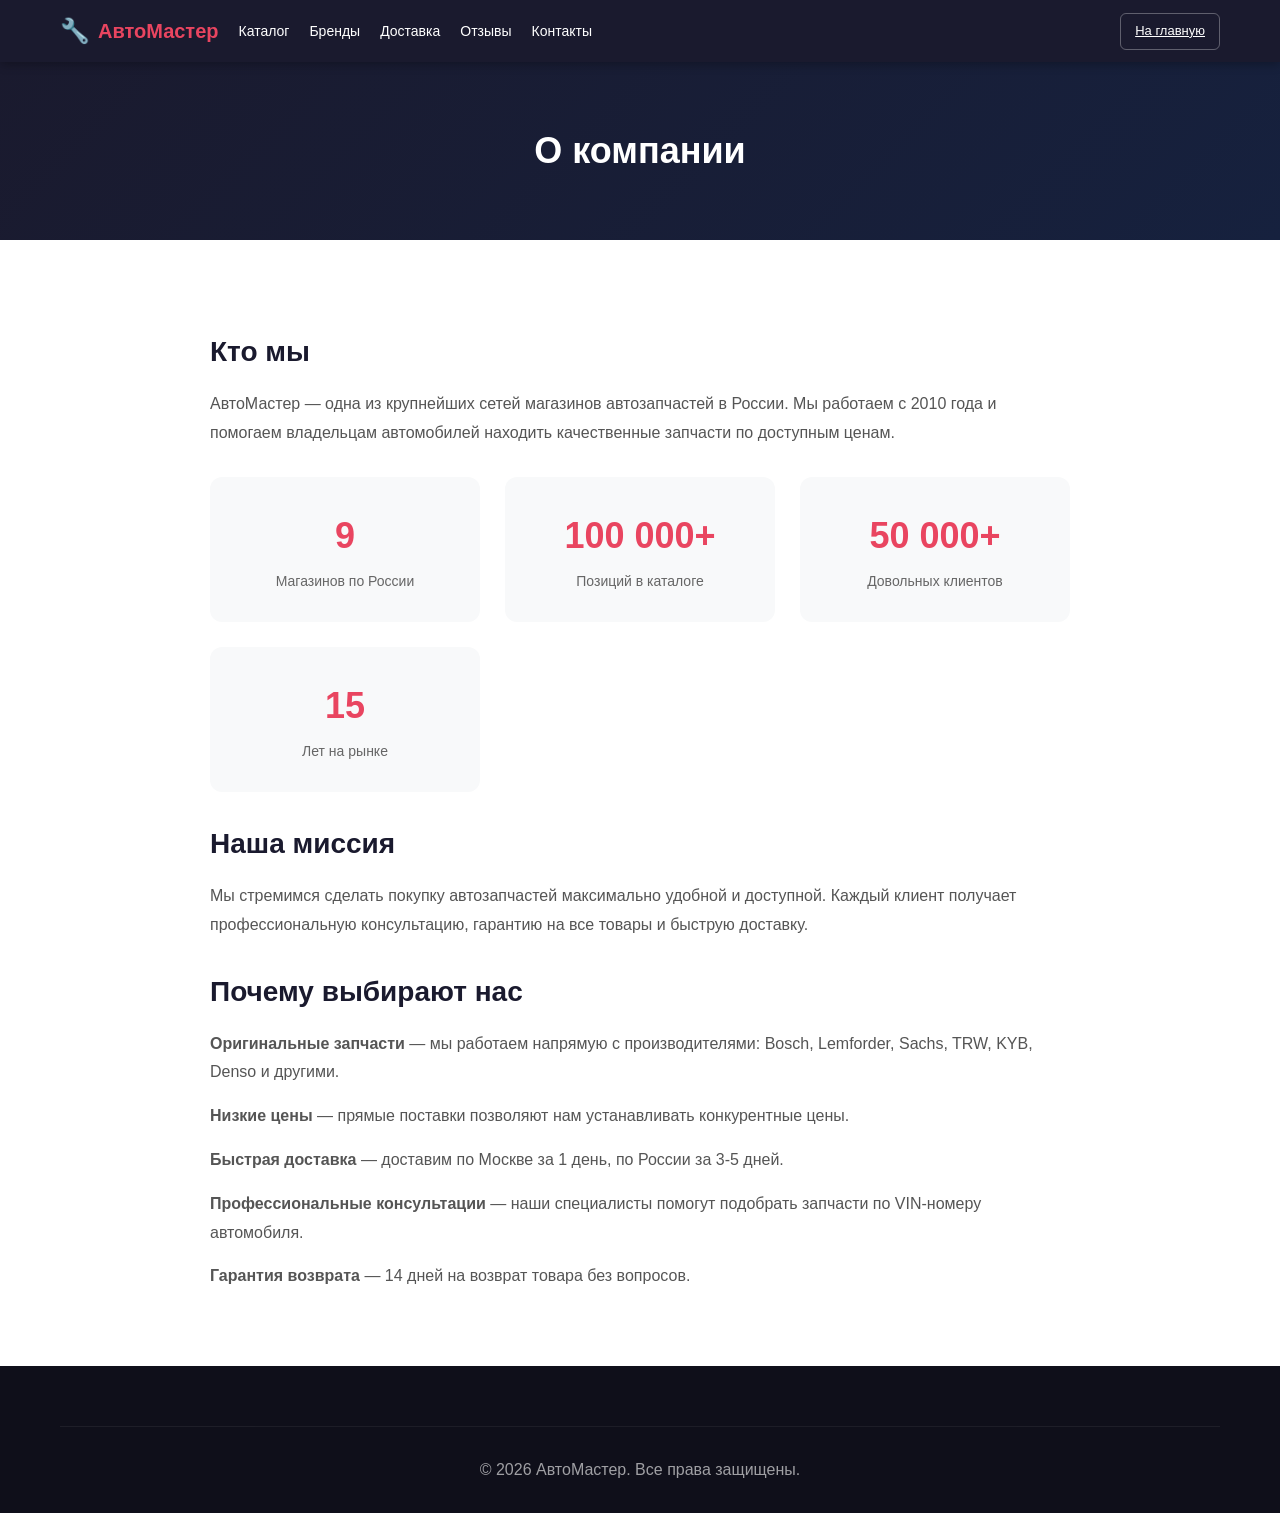
<file: about.html>
<!DOCTYPE html>
<html lang="ru">
<head>
    <meta charset="UTF-8">
    <meta name="viewport" content="width=device-width, initial-scale=1.0">
    <title>О компании - АвтоМастер</title>
    <link rel="stylesheet" href="styles.css">
    <style>
        .page-header { background: linear-gradient(135deg, #1a1a2e 0%, #16213e 100%); color: white; padding: 60px 0; text-align: center; }
        .page-header h1 { font-size: 36px; }
        .page-content { max-width: 900px; margin: 0 auto; padding: 60px 20px; }
        .page-content h2 { font-size: 28px; color: #1a1a2e; margin: 30px 0 15px; }
        .page-content p { font-size: 16px; color: #555; line-height: 1.8; margin-bottom: 15px; }
        .about-grid { display: grid; grid-template-columns: repeat(auto-fit, minmax(200px, 1fr)); gap: 25px; margin: 30px 0; }
        .about-stat { background: #f8f9fa; padding: 30px; border-radius: 12px; text-align: center; }
        .about-stat .number { font-size: 36px; font-weight: bold; color: #e94560; }
        .about-stat .label { font-size: 14px; color: #666; margin-top: 5px; }
    </style>
</head>
<body>
    <header class="header">
        <div class="container">
            <div class="logo"><span class="logo-icon">🔧</span><span class="logo-text">АвтоМастер</span></div>
            <nav class="nav">
                <a href="index.html#catalog">Каталог</a>
                <a href="index.html#brands">Бренды</a>
                <a href="index.html#delivery">Доставка</a>
                <a href="index.html#reviews">Отзывы</a>
                <a href="index.html#contacts">Контакты</a>
            </nav>
            <div class="header-right">
                <a href="index.html" class="btn-login">На главную</a>
            </div>
        </div>
    </header>

    <section class="page-header">
        <div class="container"><h1>О компании</h1></div>
    </section>

    <section class="page-content">
        <h2>Кто мы</h2>
        <p>АвтоМастер — одна из крупнейших сетей магазинов автозапчастей в России. Мы работаем с 2010 года и помогаем владельцам автомобилей находить качественные запчасти по доступным ценам.</p>

        <div class="about-grid">
            <div class="about-stat"><div class="number">9</div><div class="label">Магазинов по России</div></div>
            <div class="about-stat"><div class="number">100 000+</div><div class="label">Позиций в каталоге</div></div>
            <div class="about-stat"><div class="number">50 000+</div><div class="label">Довольных клиентов</div></div>
            <div class="about-stat"><div class="number">15</div><div class="label">Лет на рынке</div></div>
        </div>

        <h2>Наша миссия</h2>
        <p>Мы стремимся сделать покупку автозапчастей максимально удобной и доступной. Каждый клиент получает профессиональную консультацию, гарантию на все товары и быструю доставку.</p>

        <h2>Почему выбирают нас</h2>
        <p><strong>Оригинальные запчасти</strong> — мы работаем напрямую с производителями: Bosch, Lemforder, Sachs, TRW, KYB, Denso и другими.</p>
        <p><strong>Низкие цены</strong> — прямые поставки позволяют нам устанавливать конкурентные цены.</p>
        <p><strong>Быстрая доставка</strong> — доставим по Москве за 1 день, по России за 3-5 дней.</p>
        <p><strong>Профессиональные консультации</strong> — наши специалисты помогут подобрать запчасти по VIN-номеру автомобиля.</p>
        <p><strong>Гарантия возврата</strong> — 14 дней на возврат товара без вопросов.</p>
    </section>

    <footer class="footer">
        <div class="container">
            <div class="footer-bottom">
                <p>&copy; 2026 АвтоМастер. Все права защищены.</p>
            </div>
        </div>
    </footer>
</body>
</html>
</file>
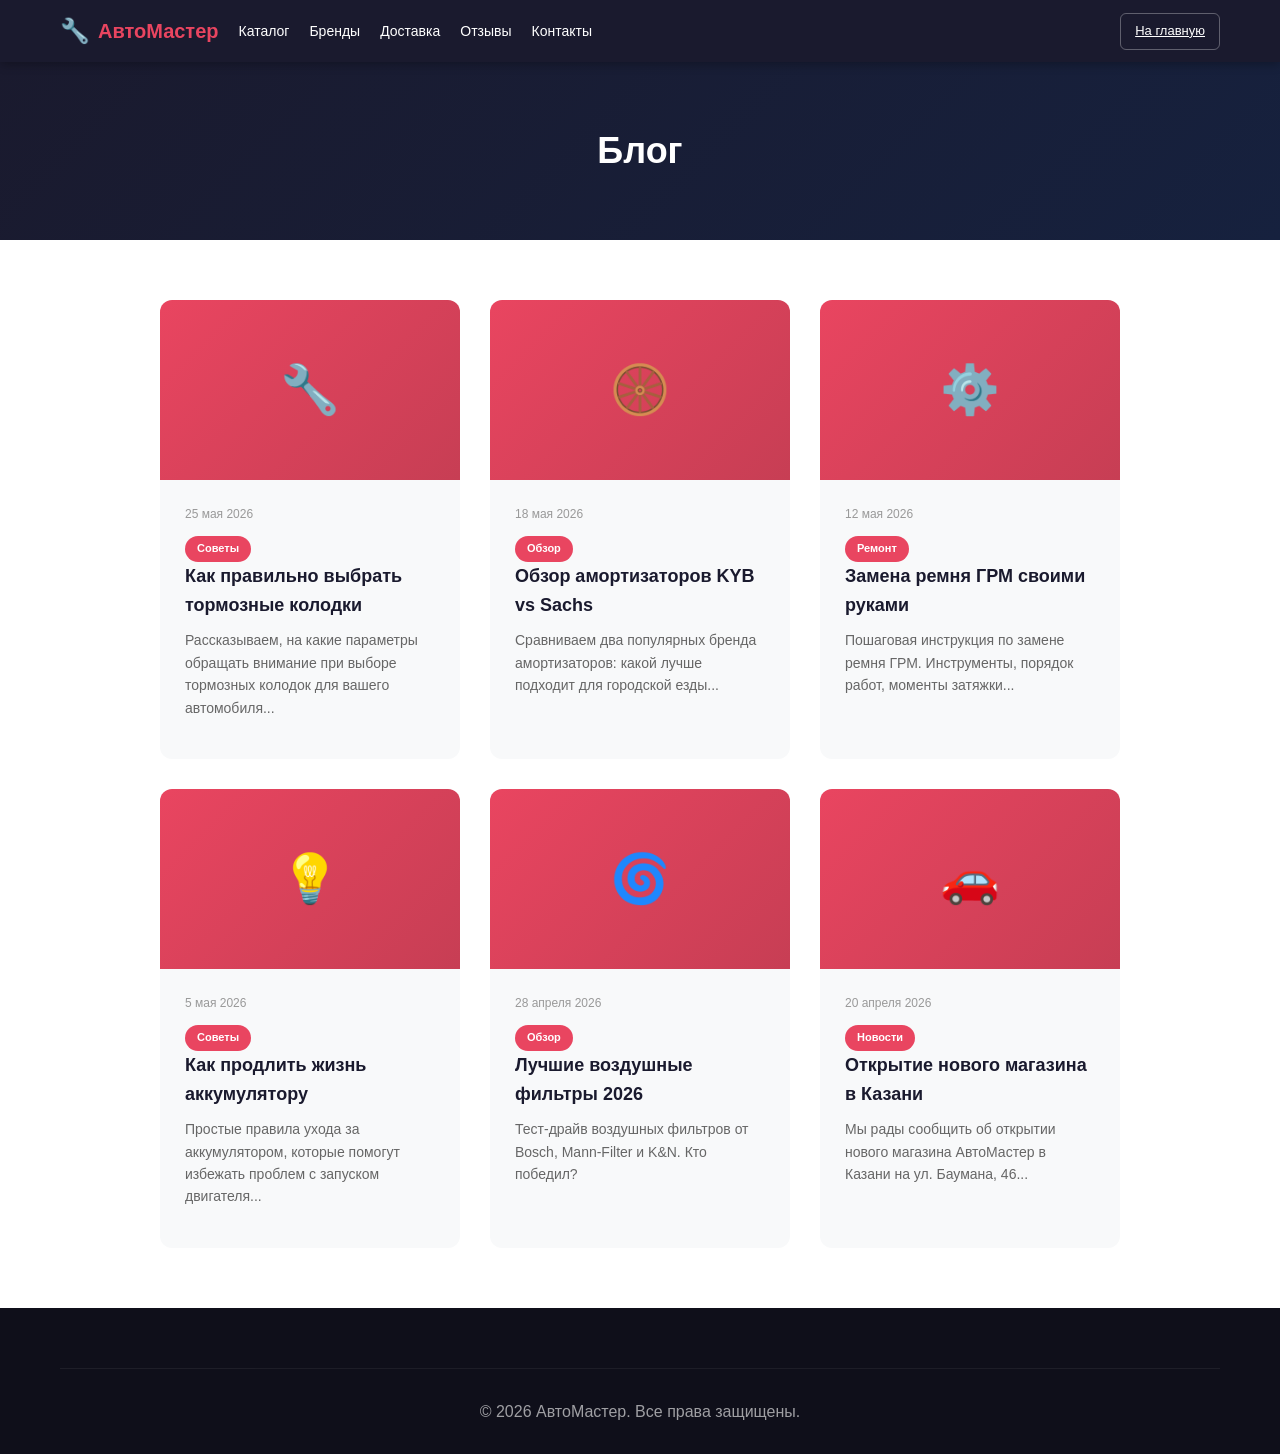
<file: blog.html>
<!DOCTYPE html>
<html lang="ru">
<head>
    <meta charset="UTF-8">
    <meta name="viewport" content="width=device-width, initial-scale=1.0">
    <title>Блог - АвтоМастер</title>
    <link rel="stylesheet" href="styles.css">
    <style>
        .page-header { background: linear-gradient(135deg, #1a1a2e 0%, #16213e 100%); color: white; padding: 60px 0; text-align: center; }
        .page-header h1 { font-size: 36px; }
        .page-content { max-width: 1000px; margin: 0 auto; padding: 60px 20px; }
        .blog-grid { display: grid; grid-template-columns: repeat(auto-fit, minmax(300px, 1fr)); gap: 30px; }
        .blog-card { background: #f8f9fa; border-radius: 12px; overflow: hidden; transition: transform 0.3s, box-shadow 0.3s; }
        .blog-card:hover { transform: translateY(-5px); box-shadow: 0 8px 25px rgba(0,0,0,0.15); }
        .blog-img { height: 180px; background: linear-gradient(135deg, #e94560, #c73e54); display: flex; align-items: center; justify-content: center; font-size: 48px; }
        .blog-body { padding: 25px; }
        .blog-date { font-size: 12px; color: #999; margin-bottom: 10px; }
        .blog-body h3 { font-size: 18px; color: #1a1a2e; margin-bottom: 10px; }
        .blog-body p { font-size: 14px; color: #666; line-height: 1.6; margin-bottom: 15px; }
        .blog-tag { display: inline-block; background: #e94560; color: white; padding: 4px 12px; border-radius: 15px; font-size: 11px; font-weight: bold; }
    </style>
</head>
<body>
    <header class="header">
        <div class="container">
            <div class="logo"><span class="logo-icon">🔧</span><span class="logo-text">АвтоМастер</span></div>
            <nav class="nav">
                <a href="index.html#catalog">Каталог</a>
                <a href="index.html#brands">Бренды</a>
                <a href="index.html#delivery">Доставка</a>
                <a href="index.html#reviews">Отзывы</a>
                <a href="index.html#contacts">Контакты</a>
            </nav>
            <div class="header-right">
                <a href="index.html" class="btn-login">На главную</a>
            </div>
        </div>
    </header>

    <section class="page-header">
        <div class="container"><h1>Блог</h1></div>
    </section>

    <section class="page-content">
        <div class="blog-grid">
            <div class="blog-card">
                <div class="blog-img">🔧</div>
                <div class="blog-body">
                    <div class="blog-date">25 мая 2026</div>
                    <span class="blog-tag">Советы</span>
                    <h3>Как правильно выбрать тормозные колодки</h3>
                    <p>Рассказываем, на какие параметры обращать внимание при выборе тормозных колодок для вашего автомобиля...</p>
                </div>
            </div>
            <div class="blog-card">
                <div class="blog-img">🛞</div>
                <div class="blog-body">
                    <div class="blog-date">18 мая 2026</div>
                    <span class="blog-tag">Обзор</span>
                    <h3>Обзор амортизаторов KYB vs Sachs</h3>
                    <p>Сравниваем два популярных бренда амортизаторов: какой лучше подходит для городской езды...</p>
                </div>
            </div>
            <div class="blog-card">
                <div class="blog-img">⚙️</div>
                <div class="blog-body">
                    <div class="blog-date">12 мая 2026</div>
                    <span class="blog-tag">Ремонт</span>
                    <h3>Замена ремня ГРМ своими руками</h3>
                    <p>Пошаговая инструкция по замене ремня ГРМ. Инструменты, порядок работ, моменты затяжки...</p>
                </div>
            </div>
            <div class="blog-card">
                <div class="blog-img">💡</div>
                <div class="blog-body">
                    <div class="blog-date">5 мая 2026</div>
                    <span class="blog-tag">Советы</span>
                    <h3>Как продлить жизнь аккумулятору</h3>
                    <p>Простые правила ухода за аккумулятором, которые помогут избежать проблем с запуском двигателя...</p>
                </div>
            </div>
            <div class="blog-card">
                <div class="blog-img">🌀</div>
                <div class="blog-body">
                    <div class="blog-date">28 апреля 2026</div>
                    <span class="blog-tag">Обзор</span>
                    <h3>Лучшие воздушные фильтры 2026</h3>
                    <p>Тест-драйв воздушных фильтров от Bosch, Mann-Filter и K&N. Кто победил?</p>
                </div>
            </div>
            <div class="blog-card">
                <div class="blog-img">🚗</div>
                <div class="blog-body">
                    <div class="blog-date">20 апреля 2026</div>
                    <span class="blog-tag">Новости</span>
                    <h3>Открытие нового магазина в Казани</h3>
                    <p>Мы рады сообщить об открытии нового магазина АвтоМастер в Казани на ул. Баумана, 46...</p>
                </div>
            </div>
        </div>
    </section>

    <footer class="footer">
        <div class="container">
            <div class="footer-bottom">
                <p>&copy; 2026 АвтоМастер. Все права защищены.</p>
            </div>
        </div>
    </footer>
</body>
</html>
</file>
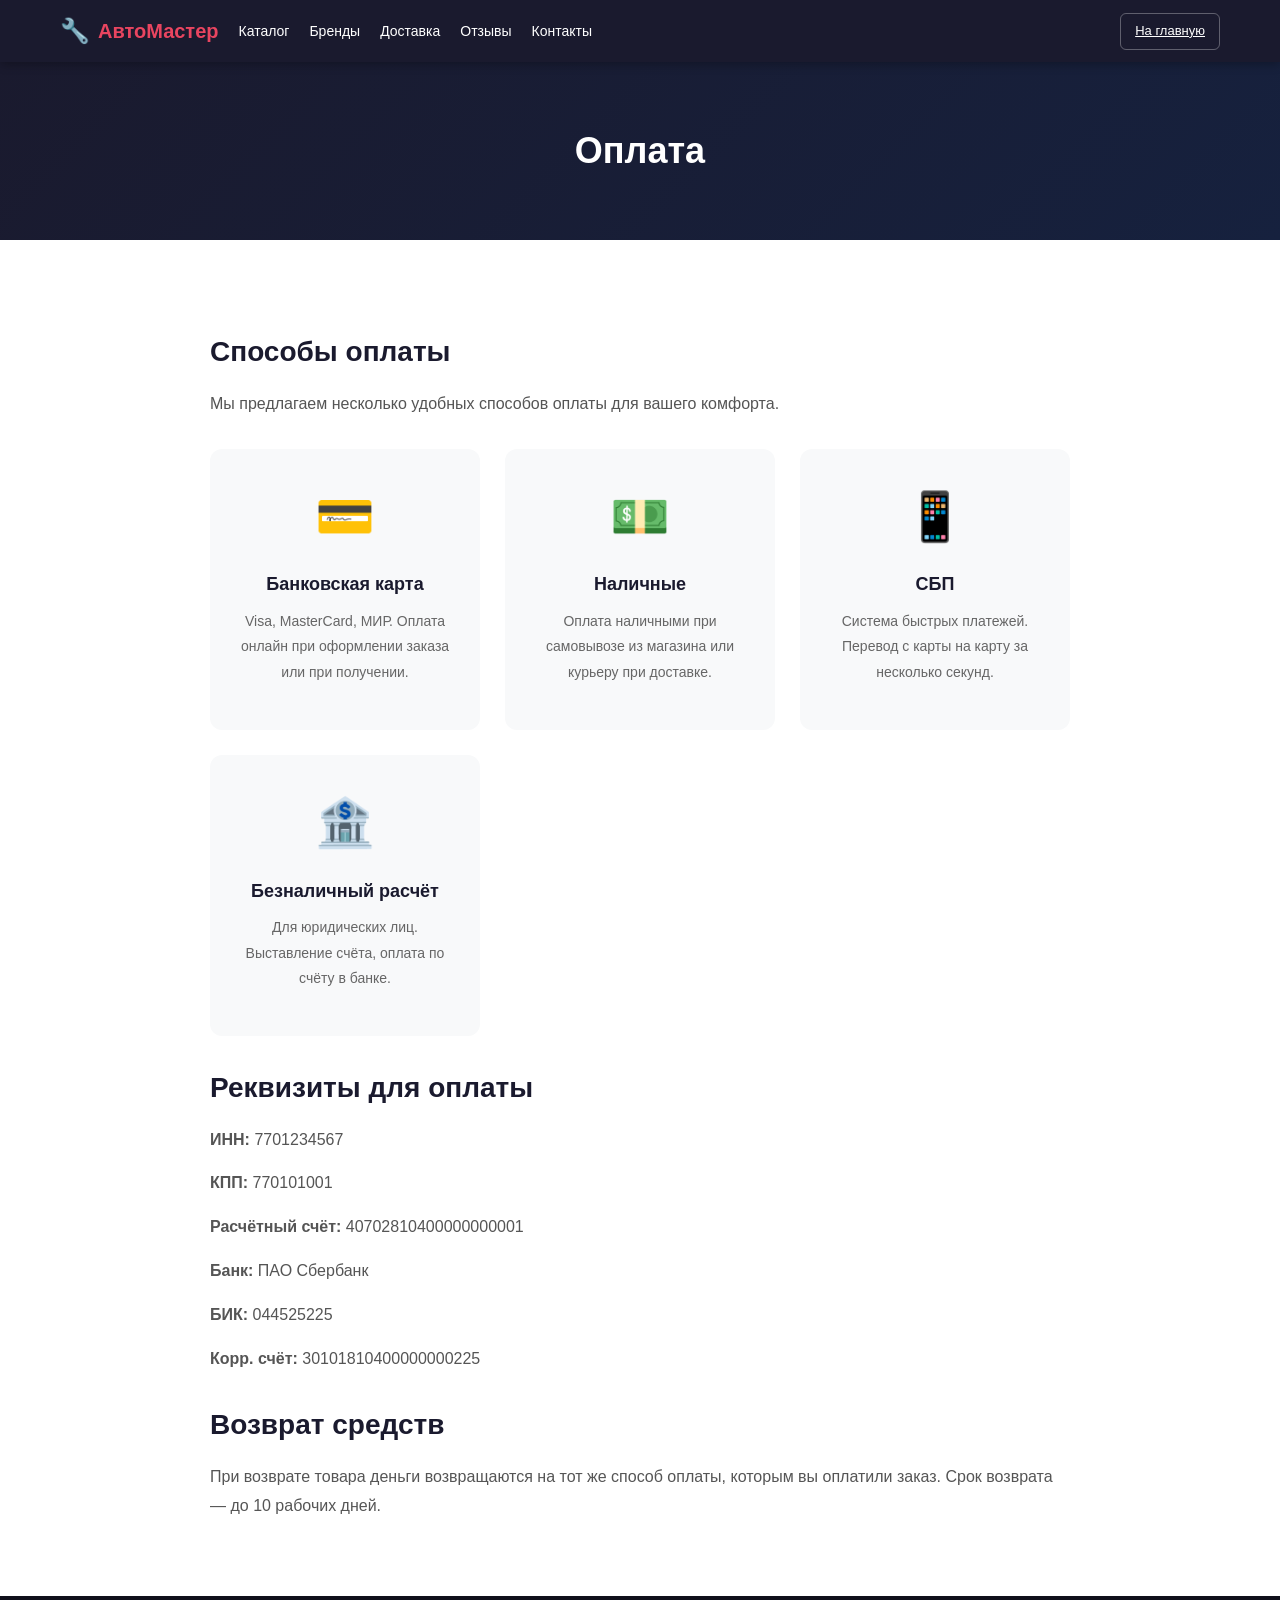
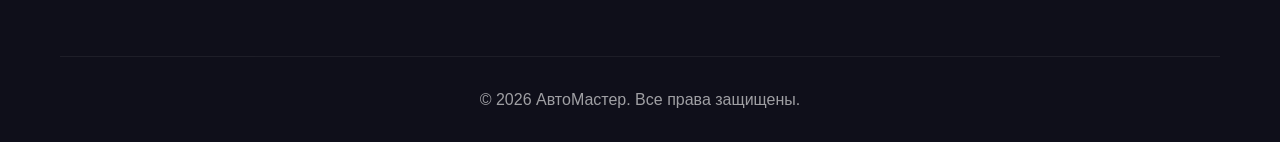
<file: payment.html>
<!DOCTYPE html>
<html lang="ru">
<head>
    <meta charset="UTF-8">
    <meta name="viewport" content="width=device-width, initial-scale=1.0">
    <title>Оплата - АвтоМастер</title>
    <link rel="stylesheet" href="styles.css">
    <style>
        .page-header { background: linear-gradient(135deg, #1a1a2e 0%, #16213e 100%); color: white; padding: 60px 0; text-align: center; }
        .page-header h1 { font-size: 36px; }
        .page-content { max-width: 900px; margin: 0 auto; padding: 60px 20px; }
        .page-content h2 { font-size: 28px; color: #1a1a2e; margin: 30px 0 15px; }
        .page-content p { font-size: 16px; color: #555; line-height: 1.8; margin-bottom: 15px; }
        .payment-methods { display: grid; grid-template-columns: repeat(auto-fit, minmax(250px, 1fr)); gap: 25px; margin: 30px 0; }
        .payment-card { background: #f8f9fa; padding: 30px; border-radius: 12px; text-align: center; }
        .payment-card .icon { font-size: 48px; margin-bottom: 15px; }
        .payment-card h3 { font-size: 18px; color: #1a1a2e; margin-bottom: 10px; }
        .payment-card p { font-size: 14px; color: #666; }
    </style>
</head>
<body>
    <header class="header">
        <div class="container">
            <div class="logo"><span class="logo-icon">🔧</span><span class="logo-text">АвтоМастер</span></div>
            <nav class="nav">
                <a href="index.html#catalog">Каталог</a>
                <a href="index.html#brands">Бренды</a>
                <a href="index.html#delivery">Доставка</a>
                <a href="index.html#reviews">Отзывы</a>
                <a href="index.html#contacts">Контакты</a>
            </nav>
            <div class="header-right">
                <a href="index.html" class="btn-login">На главную</a>
            </div>
        </div>
    </header>

    <section class="page-header">
        <div class="container"><h1>Оплата</h1></div>
    </section>

    <section class="page-content">
        <h2>Способы оплаты</h2>
        <p>Мы предлагаем несколько удобных способов оплаты для вашего комфорта.</p>

        <div class="payment-methods">
            <div class="payment-card">
                <div class="icon">💳</div>
                <h3>Банковская карта</h3>
                <p>Visa, MasterCard, МИР. Оплата онлайн при оформлении заказа или при получении.</p>
            </div>
            <div class="payment-card">
                <div class="icon">💵</div>
                <h3>Наличные</h3>
                <p>Оплата наличными при самовывозе из магазина или курьеру при доставке.</p>
            </div>
            <div class="payment-card">
                <div class="icon">📱</div>
                <h3>СБП</h3>
                <p>Система быстрых платежей. Перевод с карты на карту за несколько секунд.</p>
            </div>
            <div class="payment-card">
                <div class="icon">🏦</div>
                <h3>Безналичный расчёт</h3>
                <p>Для юридических лиц. Выставление счёта, оплата по счёту в банке.</p>
            </div>
        </div>

        <h2>Реквизиты для оплаты</h2>
        <p><strong>ИНН:</strong> 7701234567</p>
        <p><strong>КПП:</strong> 770101001</p>
        <p><strong>Расчётный счёт:</strong> 40702810400000000001</p>
        <p><strong>Банк:</strong> ПАО Сбербанк</p>
        <p><strong>БИК:</strong> 044525225</p>
        <p><strong>Корр. счёт:</strong> 30101810400000000225</p>

        <h2>Возврат средств</h2>
        <p>При возврате товара деньги возвращаются на тот же способ оплаты, которым вы оплатили заказ. Срок возврата — до 10 рабочих дней.</p>
    </section>

    <footer class="footer">
        <div class="container">
            <div class="footer-bottom">
                <p>&copy; 2026 АвтоМастер. Все права защищены.</p>
            </div>
        </div>
    </footer>
</body>
</html>
</file>
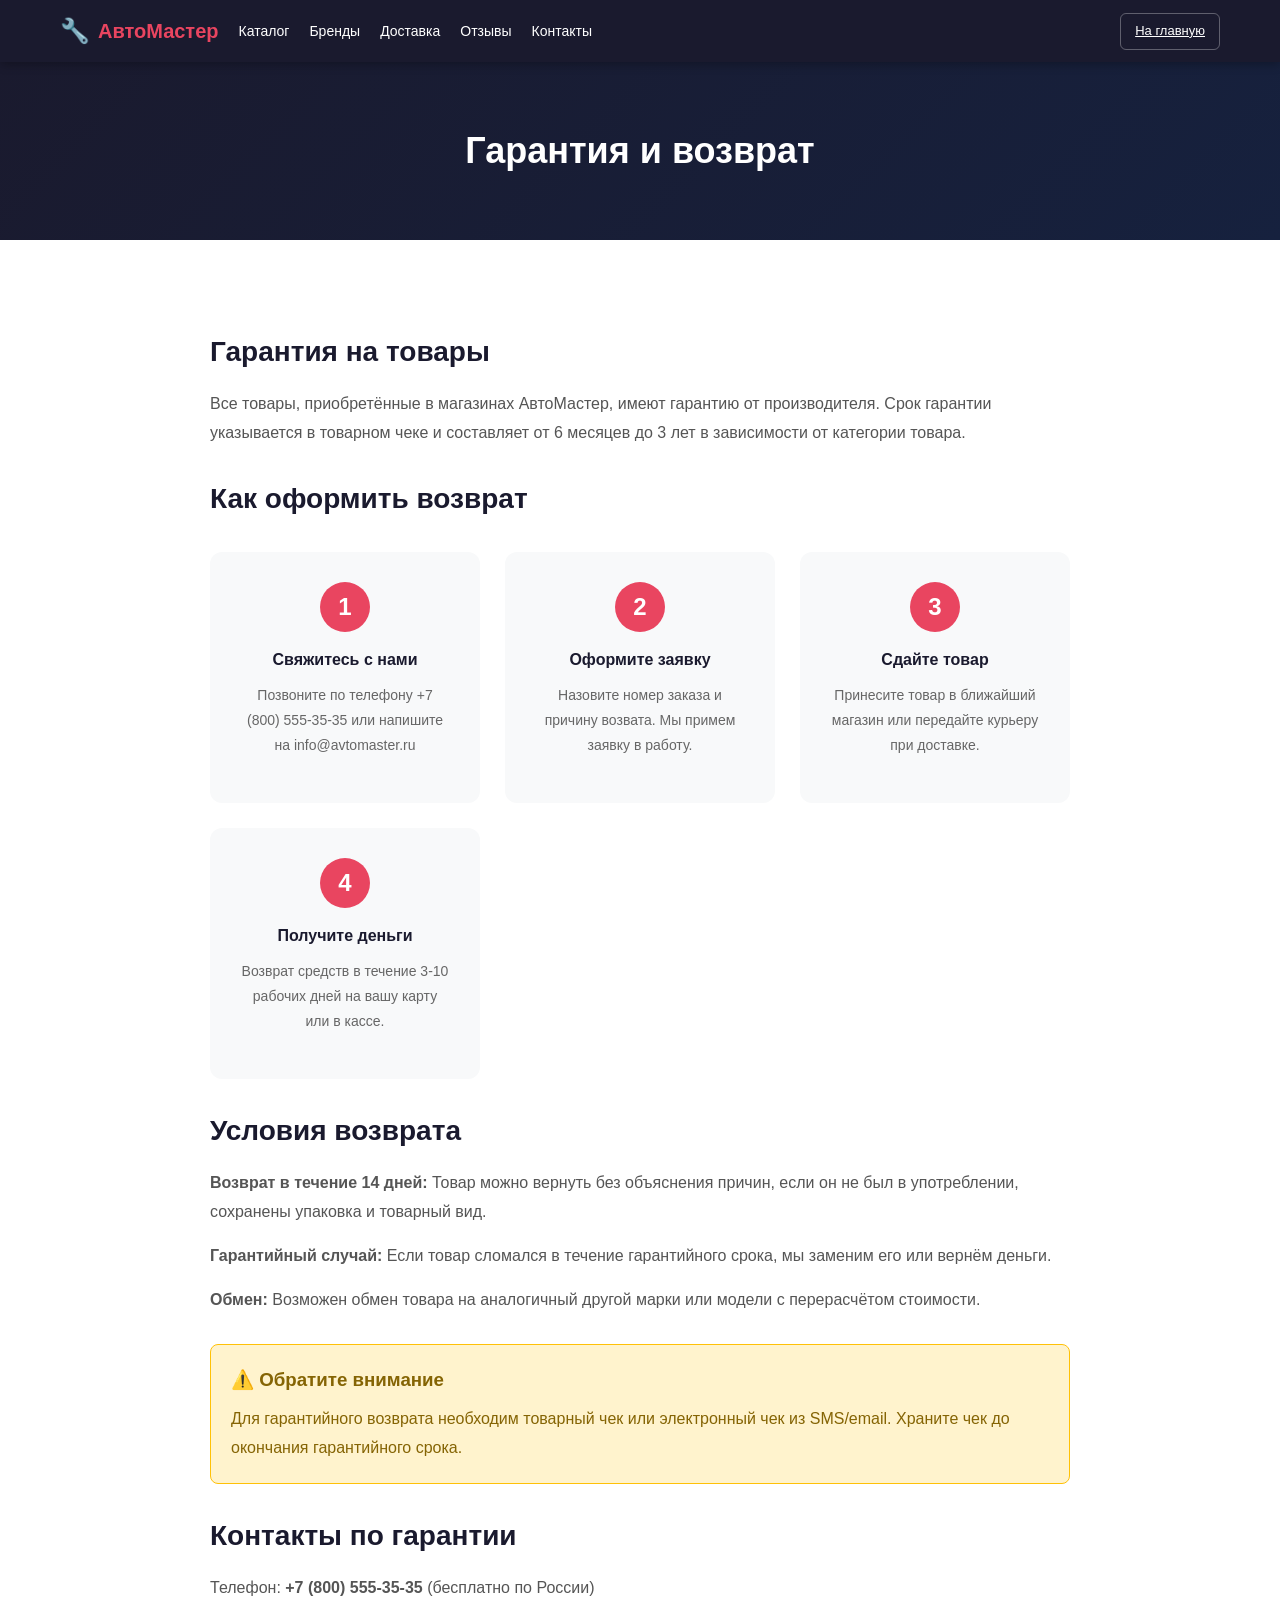
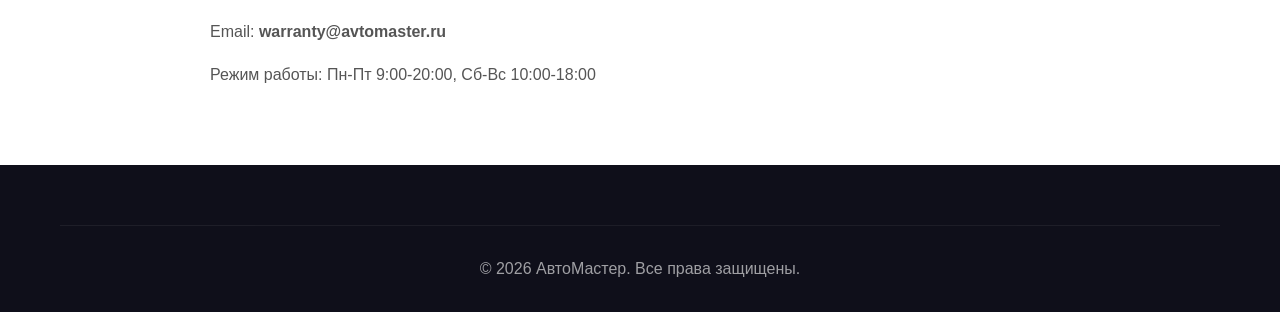
<file: warranty.html>
<!DOCTYPE html>
<html lang="ru">
<head>
    <meta charset="UTF-8">
    <meta name="viewport" content="width=device-width, initial-scale=1.0">
    <title>Гарантия - АвтоМастер</title>
    <link rel="stylesheet" href="styles.css">
    <style>
        .page-header { background: linear-gradient(135deg, #1a1a2e 0%, #16213e 100%); color: white; padding: 60px 0; text-align: center; }
        .page-header h1 { font-size: 36px; }
        .page-content { max-width: 900px; margin: 0 auto; padding: 60px 20px; }
        .page-content h2 { font-size: 28px; color: #1a1a2e; margin: 30px 0 15px; }
        .page-content p { font-size: 16px; color: #555; line-height: 1.8; margin-bottom: 15px; }
        .warranty-steps { display: grid; grid-template-columns: repeat(auto-fit, minmax(200px, 1fr)); gap: 25px; margin: 30px 0; }
        .warranty-step { background: #f8f9fa; padding: 30px; border-radius: 12px; text-align: center; }
        .warranty-step .number { width: 50px; height: 50px; background: #e94560; color: white; border-radius: 50%; display: flex; align-items: center; justify-content: center; font-size: 24px; font-weight: bold; margin: 0 auto 15px; }
        .warranty-step h3 { font-size: 16px; color: #1a1a2e; margin-bottom: 10px; }
        .warranty-step p { font-size: 14px; color: #666; }
        .warranty-notice { background: #fff3cd; border: 1px solid #ffc107; padding: 20px; border-radius: 8px; margin: 30px 0; }
        .warranty-notice h3 { color: #856404; margin-bottom: 10px; }
        .warranty-notice p { color: #856404; margin: 0; }
    </style>
</head>
<body>
    <header class="header">
        <div class="container">
            <div class="logo"><span class="logo-icon">🔧</span><span class="logo-text">АвтоМастер</span></div>
            <nav class="nav">
                <a href="index.html#catalog">Каталог</a>
                <a href="index.html#brands">Бренды</a>
                <a href="index.html#delivery">Доставка</a>
                <a href="index.html#reviews">Отзывы</a>
                <a href="index.html#contacts">Контакты</a>
            </nav>
            <div class="header-right">
                <a href="index.html" class="btn-login">На главную</a>
            </div>
        </div>
    </header>

    <section class="page-header">
        <div class="container"><h1>Гарантия и возврат</h1></div>
    </section>

    <section class="page-content">
        <h2>Гарантия на товары</h2>
        <p>Все товары, приобретённые в магазинах АвтоМастер, имеют гарантию от производителя. Срок гарантии указывается в товарном чеке и составляет от 6 месяцев до 3 лет в зависимости от категории товара.</p>

        <h2>Как оформить возврат</h2>
        <div class="warranty-steps">
            <div class="warranty-step">
                <div class="number">1</div>
                <h3>Свяжитесь с нами</h3>
                <p>Позвоните по телефону +7 (800) 555-35-35 или напишите на info@avtomaster.ru</p>
            </div>
            <div class="warranty-step">
                <div class="number">2</div>
                <h3>Оформите заявку</h3>
                <p>Назовите номер заказа и причину возвата. Мы примем заявку в работу.</p>
            </div>
            <div class="warranty-step">
                <div class="number">3</div>
                <h3>Сдайте товар</h3>
                <p>Принесите товар в ближайший магазин или передайте курьеру при доставке.</p>
            </div>
            <div class="warranty-step">
                <div class="number">4</div>
                <h3>Получите деньги</h3>
                <p>Возврат средств в течение 3-10 рабочих дней на вашу карту или в кассе.</p>
            </div>
        </div>

        <h2>Условия возврата</h2>
        <p><strong>Возврат в течение 14 дней:</strong> Товар можно вернуть без объяснения причин, если он не был в употреблении, сохранены упаковка и товарный вид.</p>
        <p><strong>Гарантийный случай:</strong> Если товар сломался в течение гарантийного срока, мы заменим его или вернём деньги.</p>
        <p><strong>Обмен:</strong> Возможен обмен товара на аналогичный другой марки или модели с перерасчётом стоимости.</p>

        <div class="warranty-notice">
            <h3>⚠️ Обратите внимание</h3>
            <p>Для гарантийного возврата необходим товарный чек или электронный чек из SMS/email. Храните чек до окончания гарантийного срока.</p>
        </div>

        <h2>Контакты по гарантии</h2>
        <p>Телефон: <strong>+7 (800) 555-35-35</strong> (бесплатно по России)</p>
        <p>Email: <strong>warranty@avtomaster.ru</strong></p>
        <p>Режим работы: Пн-Пт 9:00-20:00, Сб-Вс 10:00-18:00</p>
    </section>

    <footer class="footer">
        <div class="container">
            <div class="footer-bottom">
                <p>&copy; 2026 АвтоМастер. Все права защищены.</p>
            </div>
        </div>
    </footer>
</body>
</html>
</file>
<file: styles.css>
* {
    margin: 0;
    padding: 0;
    box-sizing: border-box;
}

body {
    font-family: 'Segoe UI', Tahoma, Geneva, Verdana, sans-serif;
    line-height: 1.6;
    color: #333;
}

.container {
    max-width: 1200px;
    margin: 0 auto;
    padding: 0 20px;
}

/* Header */
.header {
    background: #1a1a2e;
    color: white;
    padding: 12px 0;
    position: sticky;
    top: 0;
    z-index: 100;
    box-shadow: 0 2px 10px rgba(0,0,0,0.3);
}

.header .container {
    display: flex;
    align-items: center;
    gap: 20px;
}

.logo {
    display: flex;
    align-items: center;
    gap: 8px;
    flex-shrink: 0;
}

.logo-icon {
    font-size: 24px;
}

.logo-text {
    font-size: 20px;
    font-weight: bold;
    color: #e94560;
    white-space: nowrap;
}

.nav {
    display: flex;
    gap: 20px;
    flex-shrink: 0;
}

.nav a {
    color: white;
    text-decoration: none;
    font-weight: 500;
    font-size: 14px;
    transition: color 0.3s;
    white-space: nowrap;
}

.nav a:hover {
    color: #e94560;
}

.header-right {
    display: flex;
    align-items: center;
    gap: 12px;
    margin-left: auto;
    flex-shrink: 0;
}

.header-phone {
    display: flex;
    align-items: center;
    gap: 6px;
    font-weight: bold;
    font-size: 14px;
    white-space: nowrap;
}

.auth-buttons {
    display: flex;
    align-items: center;
    gap: 8px;
}

.btn-login, .btn-register, .btn-cart-header {
    padding: 7px 14px;
    border: none;
    border-radius: 6px;
    font-size: 13px;
    cursor: pointer;
    font-weight: 500;
    transition: background 0.3s;
    white-space: nowrap;
}

.btn-cart-header {
    background: #e94560;
    color: white;
    position: relative;
    padding: 7px 12px;
}

.cart-count {
    background: white;
    color: #e94560;
    border-radius: 50%;
    padding: 1px 6px;
    font-size: 12px;
    font-weight: bold;
    margin-left: 4px;
}

.btn-cart-header:hover {
    background: #c73650;
}

.btn-login {
    background: transparent;
    color: white;
    border: 1px solid rgba(255,255,255,0.3);
}

.btn-login:hover {
    background: rgba(255,255,255,0.1);
}

.btn-register {
    background: #e94560;
    color: white;
}

.btn-register:hover {
    background: #c73650;
}

.user-menu {
    display: flex;
    align-items: center;
    gap: 8px;
}

.user-name {
    color: #e94560;
    font-weight: bold;
    font-size: 13px;
    white-space: nowrap;
}

.btn-logout {
    padding: 7px 12px;
    background: #666;
    color: white;
    border: none;
    border-radius: 6px;
    cursor: pointer;
    font-size: 13px;
    transition: background 0.3s;
    white-space: nowrap;
}

.btn-logout:hover {
    background: #444;
}

.modal {
    display: none;
    position: fixed;
    top: 0;
    left: 0;
    width: 100%;
    height: 100%;
    background: rgba(0,0,0,0);
    justify-content: center;
    align-items: center;
    z-index: 200;
    transition: background 0.3s ease;
}

.modal.active {
    background: rgba(0,0,0,0.7);
}

.modal-content {
    background: white;
    padding: 40px;
    border-radius: 12px;
    width: 400px;
    max-width: 90%;
    position: relative;
    transform: scale(0.8) translateY(20px);
    opacity: 0;
    transition: transform 0.3s ease, opacity 0.3s ease;
}

.modal.active .modal-content {
    transform: scale(1) translateY(0);
    opacity: 1;
}

.modal-close {
    position: absolute;
    top: 15px;
    right: 20px;
    font-size: 28px;
    cursor: pointer;
    color: #999;
    transition: color 0.3s;
}

.modal-close:hover {
    color: #e94560;
}

.modal-content h2 {
    margin-bottom: 25px;
    color: #1a1a2e;
}

.modal-content input {
    width: 100%;
    padding: 12px 15px;
    margin-bottom: 15px;
    border: 1px solid #ddd;
    border-radius: 6px;
    font-size: 15px;
    outline: none;
    transition: border 0.3s;
}

.modal-content input:focus {
    border-color: #e94560;
}

.btn-submit {
    width: 100%;
    padding: 12px;
    background: #e94560;
    color: white;
    border: none;
    border-radius: 6px;
    font-size: 16px;
    font-weight: bold;
    cursor: pointer;
    transition: background 0.3s;
}

.btn-submit:hover {
    background: #c73e54;
}

.form-error {
    color: #e94560;
    font-size: 14px;
    margin-bottom: 15px;
    min-height: 20px;
}

.form-switch {
    text-align: center;
    margin-top: 20px;
    font-size: 14px;
    color: #666;
}

.form-switch a {
    color: #e94560;
    text-decoration: none;
    font-weight: 500;
}

.form-switch a:hover {
    text-decoration: underline;
}

.form-hint {
    text-align: center;
    margin-top: 12px;
    font-size: 12px;
    color: #999;
    background: #f8f9fa;
    padding: 8px;
    border-radius: 6px;
}

.modal-cart {
    max-width: 600px;
}

.cart-auth {
    text-align: center;
    padding: 30px 0;
}

.cart-auth-icon {
    font-size: 48px;
    margin-bottom: 15px;
}

.cart-auth h3 {
    font-size: 20px;
    color: #1a1a2e;
    margin-bottom: 10px;
}

.cart-auth p {
    color: #666;
    margin-bottom: 25px;
}

.cart-auth-btns {
    display: flex;
    gap: 15px;
    justify-content: center;
}

.cart-auth-btns .btn-submit {
    width: auto;
    padding: 12px 30px;
}

.btn-register-modal {
    background: #1a1a2e;
}

.btn-register-modal:hover {
    background: #16213e;
}

.cart-empty {
    text-align: center;
    color: #999;
    padding: 40px 0;
    font-size: 16px;
}

.cart-item {
    display: flex;
    align-items: center;
    gap: 15px;
    padding: 15px 0;
    border-bottom: 1px solid #eee;
}

.cart-item:last-child {
    border-bottom: none;
}

.cart-item-info {
    flex: 1;
}

.cart-item-info h4 {
    font-size: 14px;
    color: #1a1a2e;
    margin-bottom: 4px;
}

.cart-item-price {
    font-size: 13px;
    color: #888;
}

.cart-item-controls {
    display: flex;
    align-items: center;
    gap: 8px;
}

.qty-btn {
    width: 28px;
    height: 28px;
    border: 1px solid #ddd;
    background: #f8f9fa;
    border-radius: 4px;
    font-size: 16px;
    cursor: pointer;
    display: flex;
    align-items: center;
    justify-content: center;
    transition: background 0.3s;
}

.qty-btn:hover {
    background: #e94560;
    color: white;
    border-color: #e94560;
}

.qty-value {
    font-weight: bold;
    min-width: 20px;
    text-align: center;
}

.cart-item-sum {
    font-weight: bold;
    color: #e94560;
    min-width: 80px;
    text-align: right;
}

.cart-item-remove {
    background: none;
    border: none;
    color: #ccc;
    font-size: 18px;
    cursor: pointer;
    transition: color 0.3s;
}

.cart-item-remove:hover {
    color: #e94560;
}

.cart-footer {
    margin-top: 20px;
    padding-top: 20px;
    border-top: 2px solid #eee;
}

.cart-delivery {
    margin-bottom: 15px;
}

.cart-delivery label {
    display: block;
    font-size: 14px;
    font-weight: 500;
    color: #1a1a2e;
    margin-bottom: 6px;
}

.cart-delivery input {
    width: 100%;
    padding: 10px 15px;
    border: 1px solid #ddd;
    border-radius: 6px;
    font-size: 14px;
    outline: none;
    transition: border-color 0.3s;
}

.cart-delivery input:focus {
    border-color: #e94560;
}

.cart-total {
    display: flex;
    justify-content: space-between;
    font-size: 20px;
    font-weight: bold;
    margin-bottom: 20px;
}

.total-price {
    color: #e94560;
}

.btn-checkout {
    width: 100%;
    padding: 15px;
    background: #27ae60;
    color: white;
    border: none;
    border-radius: 8px;
    font-size: 16px;
    font-weight: bold;
    cursor: pointer;
    transition: background 0.3s;
}

.btn-checkout:hover {
    background: #219a52;
}

.modal-success {
    text-align: center;
    max-width: 420px;
}

.success-icon {
    font-size: 64px;
    margin-bottom: 15px;
}

.modal-success h2 {
    color: #27ae60;
    margin-bottom: 10px;
}

.success-text {
    color: #666;
    margin-bottom: 20px;
}

.success-details {
    background: #f8f9fa;
    padding: 15px;
    border-radius: 8px;
    margin-bottom: 15px;
    text-align: left;
}

.success-details p {
    margin: 5px 0;
    font-size: 14px;
    color: #333;
}

.success-note {
    font-size: 13px;
    color: #999;
    margin-bottom: 20px;
}

.phone-icon {
    font-size: 18px;
}

/* Hero */
.hero {
    background: linear-gradient(135deg, #1a1a2e 0%, #16213e 100%);
    color: white;
    padding: 80px 0;
    text-align: center;
}

.hero h1 {
    font-size: 42px;
    margin-bottom: 15px;
}

.hero p {
    font-size: 18px;
    margin-bottom: 30px;
    opacity: 0.9;
}

.hero-search {
    display: flex;
    justify-content: center;
    gap: 10px;
    max-width: 600px;
    margin: 0 auto;
}

.hero-search input {
    flex: 1;
    padding: 15px 20px;
    font-size: 16px;
    border: none;
    border-radius: 8px;
    outline: none;
}

.hero-search button {
    padding: 15px 30px;
    font-size: 16px;
    background: #e94560;
    color: white;
    border: none;
    border-radius: 8px;
    cursor: pointer;
    font-weight: bold;
    transition: background 0.3s;
}

.hero-search button:hover {
    background: #c73e54;
}

/* Products */
.products {
    padding: 80px 0;
    background: white;
}

.products h2 {
    text-align: center;
    font-size: 32px;
    margin-bottom: 30px;
    color: #1a1a2e;
}

.filter-bar {
    display: flex;
    justify-content: center;
    gap: 10px;
    margin-bottom: 40px;
    flex-wrap: wrap;
    align-items: center;
}

.filter-btn {
    padding: 10px 25px;
    border: 2px solid #1a1a2e;
    background: transparent;
    color: #1a1a2e;
    border-radius: 25px;
    cursor: pointer;
    font-size: 14px;
    font-weight: 500;
    transition: all 0.3s;
}

.filter-btn:hover, .filter-btn.active {
    background: #e94560;
    border-color: #e94560;
    color: white;
}

#sortSelect {
    padding: 10px 15px;
    border: 2px solid #1a1a2e;
    background: transparent;
    color: #1a1a2e;
    border-radius: 25px;
    cursor: pointer;
    font-size: 14px;
    font-weight: 500;
    outline: none;
    transition: all 0.3s;
}

#sortSelect:hover, #sortSelect:focus {
    border-color: #e94560;
    color: #e94560;
}

.products-grid {
    display: grid;
    grid-template-columns: repeat(auto-fill, minmax(250px, 1fr));
    gap: 25px;
}

.product-card {
    background: #f8f9fa;
    border-radius: 12px;
    padding: 20px;
    text-align: center;
    position: relative;
    transition: transform 0.3s, box-shadow 0.3s;
}

.product-card:hover {
    transform: translateY(-5px);
    box-shadow: 0 8px 25px rgba(0,0,0,0.15);
}

.product-card.hidden {
    display: none;
}

.product-badge {
    position: absolute;
    top: 15px;
    left: 15px;
    background: #e94560;
    color: white;
    padding: 4px 12px;
    border-radius: 15px;
    font-size: 12px;
    font-weight: bold;
}

.product-img {
    font-size: 64px;
    margin: 15px 0;
}

.product-card h3 {
    font-size: 16px;
    margin-bottom: 8px;
    color: #1a1a2e;
    min-height: 40px;
}

.product-sku {
    font-size: 12px;
    color: #999;
    margin-bottom: 10px;
}

.product-price {
    font-size: 22px;
    font-weight: bold;
    color: #e94560;
    margin-bottom: 15px;
}

.btn-cart {
    width: 100%;
    padding: 12px;
    background: #1a1a2e;
    color: white;
    border: none;
    border-radius: 8px;
    font-size: 14px;
    font-weight: 500;
    cursor: pointer;
    transition: background 0.3s;
}

.btn-cart:hover {
    background: #e94560;
}

.btn-cart.added {
    background: #27ae60;
}

/* Brands */
.brands {
    padding: 80px 0;
}

.brands h2 {
    text-align: center;
    font-size: 32px;
    margin-bottom: 50px;
    color: #1a1a2e;
}

.brands-grid {
    display: grid;
    grid-template-columns: repeat(auto-fit, minmax(150px, 1fr));
    gap: 20px;
}

.brand-card {
    background: #1a1a2e;
    color: white;
    padding: 25px 15px;
    border-radius: 10px;
    text-align: center;
    transition: transform 0.3s, background 0.3s;
    cursor: pointer;
}

.brand-card:hover {
    transform: scale(1.05);
    background: #e94560;
}

.brand-name {
    display: block;
    font-size: 18px;
    font-weight: bold;
    margin-bottom: 5px;
}

.brand-country {
    font-size: 13px;
    opacity: 0.8;
}

/* Delivery */
.delivery {
    padding: 80px 0;
    background: #f8f9fa;
}

.delivery h2 {
    text-align: center;
    font-size: 32px;
    margin-bottom: 50px;
    color: #1a1a2e;
}

.delivery-grid {
    display: grid;
    grid-template-columns: repeat(auto-fit, minmax(300px, 1fr));
    gap: 30px;
}

.delivery-card {
    background: white;
    padding: 30px;
    border-radius: 12px;
    text-align: center;
    box-shadow: 0 4px 15px rgba(0,0,0,0.1);
}

.delivery-icon {
    font-size: 48px;
    margin-bottom: 15px;
}

.delivery-card h3 {
    font-size: 20px;
    margin-bottom: 10px;
    color: #1a1a2e;
}

.delivery-card p {
    color: #666;
}

/* Reviews */
.reviews {
    padding: 80px 0;
    background: #f8f9fa;
}

.reviews h2 {
    text-align: center;
    font-size: 32px;
    margin-bottom: 40px;
    color: #1a1a2e;
}

.reviews-stats {
    display: flex;
    justify-content: center;
    gap: 60px;
    margin-bottom: 50px;
    flex-wrap: wrap;
}

.stat-item {
    text-align: center;
}

.stat-number {
    display: block;
    font-size: 42px;
    font-weight: bold;
    color: #e94560;
}

.stat-label {
    display: block;
    font-size: 14px;
    color: #666;
    margin-top: 5px;
}

.stars {
    font-size: 20px;
    color: #f39c12;
    margin-top: 5px;
}

.reviews-grid {
    display: grid;
    grid-template-columns: repeat(auto-fit, minmax(350px, 1fr));
    gap: 25px;
}

.review-card {
    background: white;
    padding: 25px;
    border-radius: 12px;
    box-shadow: 0 4px 15px rgba(0,0,0,0.08);
    transition: transform 0.3s;
}

.review-card:hover {
    transform: translateY(-3px);
}

.review-header {
    display: flex;
    align-items: center;
    gap: 15px;
    margin-bottom: 15px;
}

.review-avatar {
    width: 48px;
    height: 48px;
    background: #e94560;
    color: white;
    border-radius: 50%;
    display: flex;
    align-items: center;
    justify-content: center;
    font-size: 20px;
    font-weight: bold;
}

.review-info {
    flex: 1;
}

.review-info h4 {
    font-size: 16px;
    color: #1a1a2e;
    margin-bottom: 3px;
}

.review-date {
    font-size: 12px;
    color: #999;
}

.review-rating {
    color: #f39c12;
    font-size: 16px;
}

.review-text {
    color: #555;
    line-height: 1.6;
    margin-bottom: 15px;
}

.review-product {
    font-size: 13px;
    color: #e94560;
    font-weight: 500;
}

.reviews-more {
    text-align: center;
    margin-top: 40px;
}

.btn-reviews {
    padding: 12px 30px;
    background: transparent;
    color: #1a1a2e;
    border: 2px solid #1a1a2e;
    border-radius: 8px;
    font-size: 15px;
    font-weight: 500;
    cursor: pointer;
    transition: all 0.3s;
}

.btn-reviews:hover {
    background: #1a1a2e;
    color: white;
}

.admin-review-form {
    background: #fff3cd;
    padding: 25px;
    border-radius: 12px;
    margin-bottom: 30px;
    border: 1px solid #ffc107;
}

.admin-review-form h3 {
    margin-bottom: 15px;
    color: #1a1a2e;
}

.admin-review-form input,
.admin-review-form textarea,
.admin-review-form select {
    width: 100%;
    padding: 10px 15px;
    margin-bottom: 12px;
    border: 1px solid #ddd;
    border-radius: 6px;
    font-size: 14px;
    font-family: inherit;
}

.admin-review-form textarea {
    min-height: 80px;
    resize: vertical;
}

.admin-review-form .btn-submit {
    width: auto;
    padding: 10px 25px;
}

.user-review-form {
    background: #e8f5e9;
    padding: 25px;
    border-radius: 12px;
    margin-bottom: 30px;
    border: 1px solid #a5d6a7;
}

.user-review-form h3 {
    margin-bottom: 5px;
    color: #1a1a2e;
}

.review-form-hint {
    font-size: 14px;
    color: #666;
    margin-bottom: 15px;
}

.user-review-form input,
.user-review-form textarea,
.user-review-form select {
    width: 100%;
    padding: 10px 15px;
    margin-bottom: 12px;
    border: 1px solid #ddd;
    border-radius: 6px;
    font-size: 14px;
    font-family: inherit;
}

.user-review-form textarea {
    min-height: 80px;
    resize: vertical;
}

.user-review-form .btn-submit {
    width: auto;
    padding: 10px 25px;
    background: #27ae60;
}

.user-review-form .btn-submit:hover {
    background: #219a52;
}

.review-card {
    position: relative;
}

.review-admin-btns {
    position: absolute;
    top: 15px;
    right: 15px;
    display: flex;
    gap: 6px;
}

.review-btn-edit,
.review-btn-delete {
    width: 32px;
    height: 32px;
    border: none;
    border-radius: 6px;
    cursor: pointer;
    font-size: 14px;
    display: flex;
    align-items: center;
    justify-content: center;
    transition: background 0.3s;
}

.review-btn-edit {
    background: #e8f5e9;
}

.review-btn-edit:hover {
    background: #c8e6c9;
}

.review-btn-delete {
    background: #ffebee;
}

.review-btn-delete:hover {
    background: #ffcdd2;
}

/* Contacts */
.contacts {
    padding: 80px 0;
}

.contacts h2 {
    text-align: center;
    font-size: 32px;
    margin-bottom: 50px;
    color: #1a1a2e;
}

.contacts-grid {
    display: grid;
    grid-template-columns: repeat(auto-fit, minmax(250px, 1fr));
    gap: 30px;
}

.contact-item {
    background: #1a1a2e;
    color: white;
    padding: 30px;
    border-radius: 12px;
}

.contact-item h3 {
    font-size: 20px;
    margin-bottom: 15px;
    color: #e94560;
}

.contact-item p {
    margin-bottom: 5px;
}

.contact-note {
    font-size: 13px;
    opacity: 0.7;
}

/* Map Section */
.map-section {
    padding: 80px 0;
    background: #f8f9fa;
}

.map-section h2 {
    text-align: center;
    font-size: 32px;
    margin-bottom: 10px;
    color: #1a1a2e;
}

.map-subtitle {
    text-align: center;
    font-size: 16px;
    color: #666;
    margin-bottom: 40px;
}

.cities-grid {
    display: grid;
    grid-template-columns: repeat(auto-fill, minmax(280px, 1fr));
    gap: 25px;
}

.city-card {
    background: white;
    padding: 25px;
    border-radius: 12px;
    box-shadow: 0 4px 15px rgba(0,0,0,0.08);
    transition: transform 0.3s, box-shadow 0.3s;
    position: relative;
}

.city-card:hover {
    transform: translateY(-3px);
    box-shadow: 0 8px 25px rgba(0,0,0,0.12);
}

.city-badge {
    position: absolute;
    top: 15px;
    right: 15px;
    background: #e94560;
    color: white;
    padding: 4px 12px;
    border-radius: 15px;
    font-size: 11px;
    font-weight: bold;
}

.city-card h3 {
    font-size: 20px;
    color: #1a1a2e;
    margin-bottom: 12px;
}

.city-address {
    font-size: 14px;
    color: #555;
    margin-bottom: 8px;
}

.city-phone {
    font-size: 16px;
    font-weight: bold;
    color: #e94560;
    margin-bottom: 8px;
}

.city-hours {
    font-size: 13px;
    color: #888;
}

/* Footer */
.footer {
    background: #0f0f1a;
    color: white;
    padding: 60px 0 30px;
}

.footer-content {
    display: grid;
    grid-template-columns: 1.5fr 1fr 1fr 2fr;
    gap: 40px;
    margin-bottom: 40px;
}

.footer-map h4 {
    font-size: 18px;
    margin-bottom: 15px;
    color: #e94560;
}

.footer-logo .logo-text {
    font-size: 28px;
}

.footer-logo p {
    margin-top: 10px;
    opacity: 0.7;
}

.footer-links h4 {
    font-size: 18px;
    margin-bottom: 20px;
    color: #e94560;
}

.footer-links a {
    display: block;
    color: white;
    text-decoration: none;
    margin-bottom: 10px;
    opacity: 0.7;
    transition: opacity 0.3s;
}

.footer-links a:hover {
    opacity: 1;
}

.footer-bottom {
    text-align: center;
    padding-top: 30px;
    border-top: 1px solid rgba(255,255,255,0.1);
    opacity: 0.6;
}

/* Responsive */
@media (max-width: 768px) {
    .header .container {
        flex-wrap: wrap;
        gap: 10px;
    }

    .nav {
        gap: 12px;
        order: 3;
        width: 100%;
        justify-content: center;
    }

    .nav a {
        font-size: 13px;
    }

    .header-right {
        gap: 8px;
    }

    .header-phone {
        display: none;
    }

    .hero h1 {
        font-size: 28px;
    }

    .hero-search {
        flex-direction: column;
    }

    .filter-bar {
        gap: 8px;
    }

    .filter-btn {
        padding: 8px 16px;
        font-size: 13px;
    }

    #sortSelect {
        width: 100%;
    }

    .footer-content {
        grid-template-columns: 1fr 1fr;
    }

    .footer-map {
        grid-column: span 2;
    }
}

/* Success modal items list */
.success-items {
    margin: 12px 0;
    border: 1px solid #e0e0e0;
    border-radius: 8px;
    overflow: hidden;
}

.success-item {
    display: flex;
    align-items: center;
    padding: 10px 14px;
    gap: 10px;
    font-size: 14px;
}

.success-item:not(:last-child) {
    border-bottom: 1px solid #e0e0e0;
}

.success-item-name {
    flex: 1;
    text-align: left;
    color: #333;
}

.success-item-qty {
    color: #888;
    font-size: 13px;
    min-width: 30px;
    text-align: center;
}

.success-item-price {
    font-weight: 600;
    color: #333;
    min-width: 80px;
    text-align: right;
}

/* Admin product form */
.admin-product-form {
    background: #f8f9fa;
    border: 2px solid #e74c3c;
    border-radius: 12px;
    padding: 20px;
    margin-bottom: 20px;
}

.admin-product-form h3 {
    margin-bottom: 15px;
    color: #e74c3c;
}

.admin-product-form input,
.admin-product-form select {
    width: 100%;
    padding: 10px 15px;
    margin-bottom: 10px;
    border: 1px solid #ddd;
    border-radius: 8px;
    font-size: 14px;
}

.admin-product-form .form-btns {
    display: flex;
    gap: 10px;
}

.admin-product-form .btn-submit {
    background: #e74c3c;
    color: white;
    border: none;
    padding: 10px 25px;
    border-radius: 8px;
    cursor: pointer;
    font-size: 14px;
    font-weight: 600;
}

.admin-product-form .btn-submit:hover {
    background: #c0392b;
}

.admin-product-form .btn-cancel {
    background: #95a5a6;
    color: white;
    border: none;
    padding: 10px 25px;
    border-radius: 8px;
    cursor: pointer;
    font-size: 14px;
}

.admin-product-form .btn-cancel:hover {
    background: #7f8c8d;
}

/* Product admin buttons */
.product-admin-btns {
    position: absolute;
    top: 10px;
    right: 10px;
    display: flex;
    gap: 5px;
    z-index: 5;
}

.product-card {
    position: relative;
}

.btn-edit-product,
.btn-delete-product {
    width: 32px;
    height: 32px;
    border: none;
    border-radius: 50%;
    cursor: pointer;
    font-size: 14px;
    display: flex;
    align-items: center;
    justify-content: center;
    transition: transform 0.2s;
}

.btn-edit-product {
    background: #3498db;
    color: white;
}

.btn-edit-product:hover {
    background: #2980b9;
    transform: scale(1.1);
}

.btn-delete-product {
    background: #e74c3c;
    color: white;
}

.btn-delete-product:hover {
    background: #c0392b;
    transform: scale(1.1);
}

/* Confirm modal */
.modal-confirm {
    text-align: center;
    padding: 30px 35px;
    max-width: 400px;
}

.confirm-icon {
    font-size: 48px;
    margin-bottom: 10px;
}

.modal-confirm h2 {
    margin-bottom: 10px;
    color: #333;
    font-size: 20px;
}

.modal-confirm p {
    color: #666;
    margin-bottom: 25px;
    font-size: 15px;
}

.confirm-btns {
    display: flex;
    gap: 12px;
    justify-content: center;
}

.btn-confirm-ok {
    background: #e74c3c;
    color: white;
    border: none;
    padding: 12px 30px;
    border-radius: 8px;
    cursor: pointer;
    font-size: 15px;
    font-weight: 600;
    transition: background 0.2s;
}

.btn-confirm-ok:hover {
    background: #c0392b;
}

.btn-confirm-cancel {
    background: #ecf0f1;
    color: #333;
    border: none;
    padding: 12px 30px;
    border-radius: 8px;
    cursor: pointer;
    font-size: 15px;
    font-weight: 600;
    transition: background 0.2s;
}

.btn-confirm-cancel:hover {
    background: #d5dbdb;
}

/* Orders modal */
.modal-orders {
    max-width: 550px;
    max-height: 80vh;
    overflow-y: auto;
    padding: 30px;
}

.modal-orders h2 {
    margin-bottom: 20px;
    color: #1a1a2e;
}

.orders-list {
    display: flex;
    flex-direction: column;
    gap: 15px;
}

.orders-empty {
    text-align: center;
    padding: 40px 20px;
    color: #999;
    font-size: 16px;
}

.order-card {
    border: 1px solid #e0e0e0;
    border-radius: 10px;
    overflow: hidden;
    background: #fafafa;
}

.order-header {
    display: flex;
    justify-content: space-between;
    align-items: center;
    padding: 12px 16px;
    background: #1a1a2e;
    color: white;
    font-size: 13px;
}

.order-date {
    font-weight: 500;
}

.order-id {
    opacity: 0.7;
    font-size: 12px;
}

.order-items {
    padding: 0;
}

.order-item {
    display: flex;
    align-items: center;
    padding: 10px 16px;
    gap: 10px;
    font-size: 14px;
    border-bottom: 1px solid #eee;
}

.order-item:last-child {
    border-bottom: none;
}

.order-item-name {
    flex: 1;
    color: #333;
}

.order-item-qty {
    color: #888;
    font-size: 13px;
    min-width: 30px;
    text-align: center;
}

.order-item-price {
    font-weight: 600;
    color: #333;
    min-width: 80px;
    text-align: right;
}

.order-footer {
    display: flex;
    justify-content: space-between;
    align-items: center;
    padding: 10px 16px;
    background: #f0f0f0;
    font-size: 13px;
}

.order-address {
    color: #666;
}

.order-total {
    font-weight: 700;
    color: #e94560;
    font-size: 15px;
}

/* Orders button in header */
.btn-orders {
    background: rgba(255,255,255,0.1);
    color: white;
    border: 1px solid rgba(255,255,255,0.2);
    padding: 7px 12px;
    border-radius: 6px;
    cursor: pointer;
    font-size: 13px;
    transition: background 0.2s;
    white-space: nowrap;
}

.btn-orders:hover {
    background: rgba(255,255,255,0.2);
}

/* Admin panel button */
.btn-admin-panel {
    background: #e94560;
    color: white;
    border: none;
    padding: 7px 10px;
    border-radius: 6px;
    cursor: pointer;
    font-size: 16px;
    font-weight: 600;
    transition: background 0.2s;
    line-height: 1;
}

.btn-admin-panel:hover {
    background: #c73650;
}

/* Admin panel modal */
.modal-admin-panel {
    max-width: 500px;
    padding: 30px;
}

.modal-admin-panel h2 {
    margin-bottom: 20px;
    color: #1a1a2e;
}

.modal-admin-panel h3 {
    font-size: 15px;
    color: #666;
    margin-bottom: 12px;
    margin-top: 20px;
}

.admin-panel-stats {
    display: grid;
    grid-template-columns: repeat(3, 1fr);
    gap: 12px;
}

.admin-stat-card {
    background: #f8f9fa;
    border: 1px solid #e0e0e0;
    border-radius: 10px;
    padding: 16px 12px;
    text-align: center;
    cursor: pointer;
    transition: all 0.2s;
}

.admin-stat-card:hover {
    background: #e94560;
    color: white;
    transform: translateY(-2px);
}

.admin-stat-icon {
    font-size: 28px;
    margin-bottom: 6px;
}

.admin-stat-num {
    display: block;
    font-size: 22px;
    font-weight: 700;
    color: #1a1a2e;
}

.admin-stat-card:hover .admin-stat-num {
    color: white;
}

.admin-stat-label {
    display: block;
    font-size: 12px;
    color: #888;
    margin-top: 2px;
}

.admin-stat-card:hover .admin-stat-label {
    color: rgba(255,255,255,0.8);
}

.admin-panel-actions {
    display: flex;
    flex-direction: column;
    gap: 8px;
}

.admin-action-btn {
    background: #1a1a2e;
    color: white;
    border: none;
    padding: 12px 18px;
    border-radius: 8px;
    cursor: pointer;
    font-size: 14px;
    font-weight: 500;
    text-align: left;
    transition: background 0.2s;
}

.admin-action-btn:hover {
    background: #16213e;
}

/* Admin orders modal */
.modal-admin-orders {
    max-width: 600px;
    max-height: 80vh;
    overflow-y: auto;
    padding: 30px;
}

.modal-admin-orders h2 {
    margin-bottom: 20px;
    color: #1a1a2e;
}

.admin-orders-list {
    display: flex;
    flex-direction: column;
    gap: 15px;
}

.admin-order-card {
    border: 1px solid #e0e0e0;
    border-radius: 10px;
    overflow: hidden;
    background: #fafafa;
}

.admin-order-header {
    display: flex;
    align-items: center;
    gap: 10px;
    padding: 12px 16px;
    background: #1a1a2e;
    color: white;
    font-size: 13px;
}

.admin-order-user {
    font-weight: 600;
}

.admin-order-date {
    opacity: 0.7;
    margin-left: auto;
}

.admin-order-items {
    padding: 0;
}

.admin-order-item {
    display: flex;
    align-items: center;
    padding: 10px 16px;
    gap: 10px;
    font-size: 14px;
    border-bottom: 1px solid #eee;
}

.admin-order-item:last-child {
    border-bottom: none;
}

.admin-order-item-name {
    flex: 1;
    color: #333;
}

.admin-order-item-qty {
    color: #888;
    font-size: 13px;
    min-width: 30px;
    text-align: center;
}

.admin-order-item-price {
    font-weight: 600;
    color: #333;
    min-width: 80px;
    text-align: right;
}

.admin-order-footer {
    display: flex;
    justify-content: space-between;
    align-items: center;
    padding: 10px 16px;
    background: #f0f0f0;
    font-size: 13px;
}

.admin-order-address {
    color: #666;
}

.admin-order-total {
    font-weight: 700;
    color: #e94560;
    font-size: 15px;
}

/* Order status badges */
.order-status {
    padding: 10px 16px;
    font-size: 14px;
    font-weight: 600;
    text-align: center;
}

.order-status.status-accepted {
    background: #d4edda;
    color: #155724;
}

.order-status.status-rejected {
    background: #f8d7da;
    color: #721c24;
}

.order-status.status-pending {
    background: #fff3cd;
    color: #856404;
}

/* Admin order status in header */
.admin-order-status {
    font-size: 12px;
    font-weight: 600;
    padding: 3px 10px;
    border-radius: 12px;
}

.admin-order-status.status-accepted {
    background: rgba(21,87,36,0.15);
    color: #28a745;
}

.admin-order-status.status-rejected {
    background: rgba(114,28,36,0.15);
    color: #dc3545;
}

.admin-order-status.status-pending {
    background: rgba(133,100,4,0.15);
    color: #d4a017;
}

/* Admin order action buttons */
.admin-order-actions {
    display: flex;
    gap: 10px;
    padding: 12px 16px;
    background: #f8f9fa;
    border-top: 1px solid #e0e0e0;
}

.admin-order-btn {
    flex: 1;
    padding: 10px;
    border: none;
    border-radius: 8px;
    cursor: pointer;
    font-size: 14px;
    font-weight: 600;
    transition: opacity 0.2s;
}

.admin-order-btn:hover {
    opacity: 0.85;
}

.btn-accept {
    background: #28a745;
    color: white;
}

.btn-reject {
    background: #dc3545;
    color: white;
}
</file>
